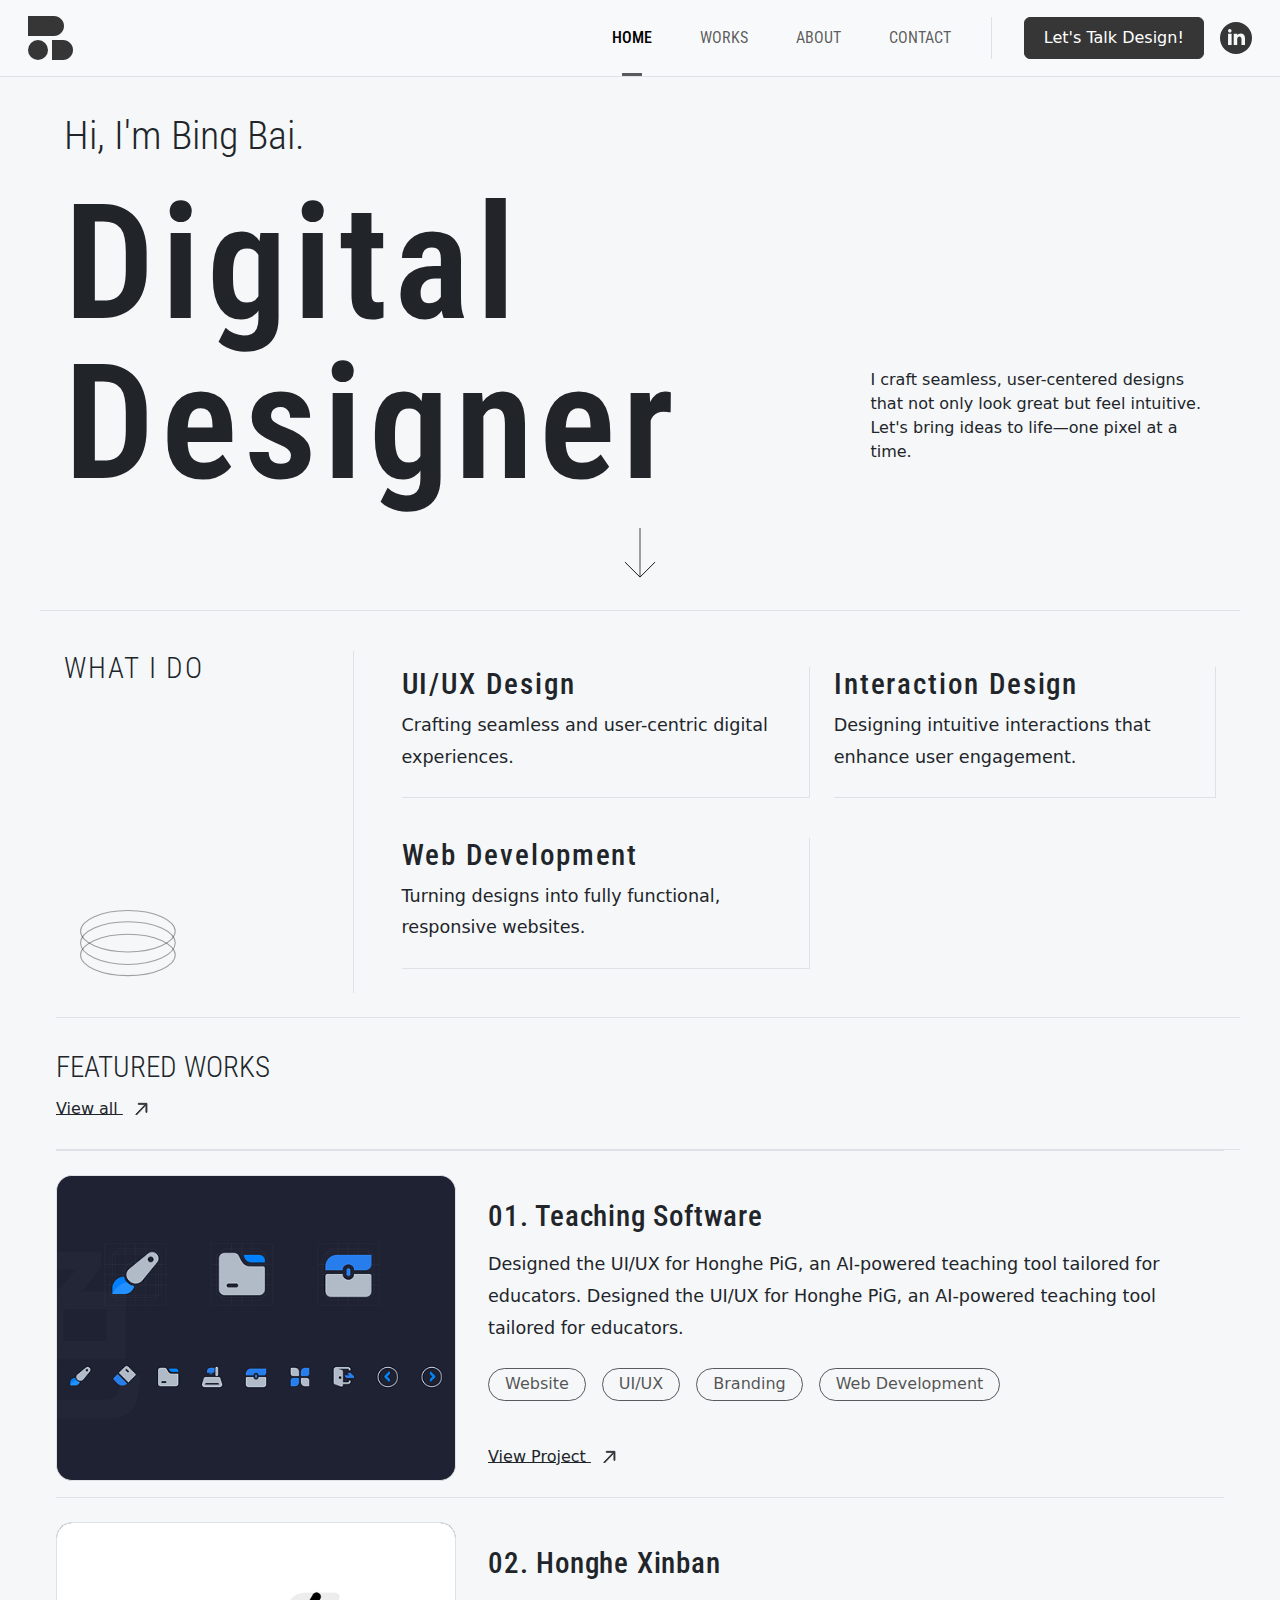
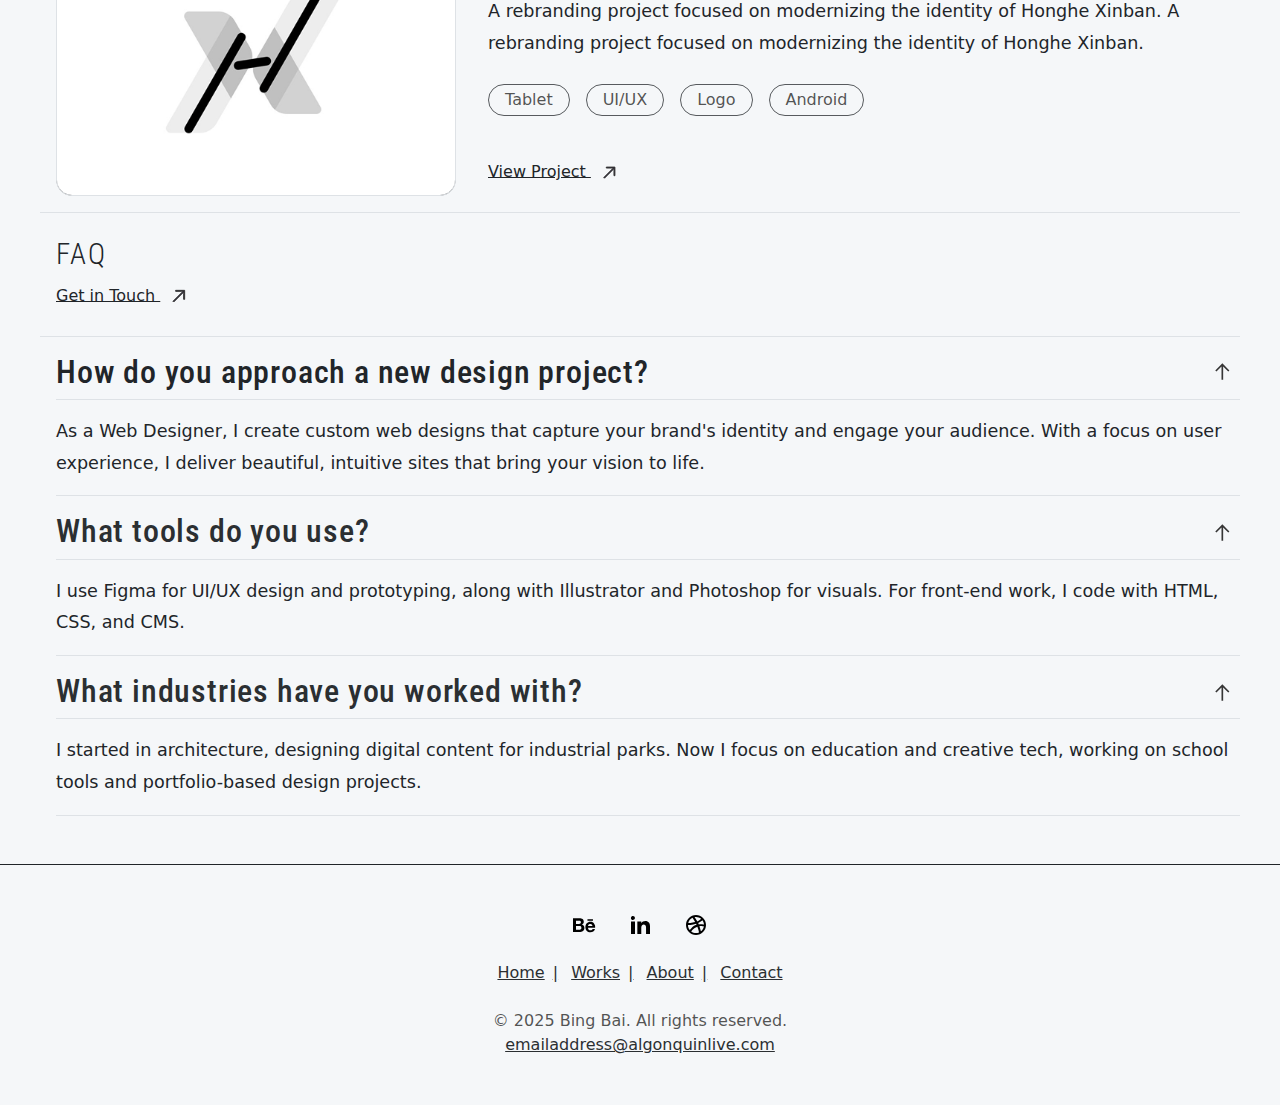
<file: index.html>
<!doctype html>
<html lang="en">

<head>
  <meta charset="utf-8">
  <meta name="viewport" content="width=device-width, initial-scale=1">
  <!-- reset link -->
  <link rel="stylesheet" href="./css/reset.css">
  <!-- google font -->
  <link rel="preconnect" href="https://fonts.googleapis.com">
  <link rel="preconnect" href="https://fonts.gstatic.com" crossorigin>
  <link
    href="https://fonts.googleapis.com/css2?family=DM+Serif+Display&family=Gilda+Display&family=Libre+Baskerville:ital,wght@0,400;0,700;1,400&family=Open+Sans:ital,wght@0,300..800;1,300..800&family=Roboto+Condensed:ital,wght@0,100..900;1,100..900&family=Roboto:ital,wght@0,100;0,300;0,400;0,500;0,700;0,900;1,100;1,300;1,400;1,500;1,700;1,900&family=Rubik+Glitch&family=Titan+One&family=Ubuntu:ital,wght@0,300;0,400;0,500;0,700;1,300;1,400;1,500;1,700&display=swap"
    rel="stylesheet">
  <!-- bootstrap css link -->
  <link href="https://cdn.jsdelivr.net/npm/bootstrap@5.3.3/dist/css/bootstrap.min.css" rel="stylesheet"
    integrity="sha384-QWTKZyjpPEjISv5WaRU9OFeRpok6YctnYmDr5pNlyT2bRjXh0JMhjY6hW+ALEwIH" crossorigin="anonymous">
    <!-- custom css link -->
  <link rel="stylesheet" href="./css/main.css">
  <title>Home</title>
</head>

<body>
  <!-- adding skip links -->
  <div class="skip_link_container">
    <ul role="list" class="skip_links">
      <li><a role="link" href="#navbar">Skip to navbar</a></li>
      <li><a role="link" href="#main">Skip to main</a></li>
      <li><a role="link" href="#WhatIDo">Skip to What I Do</a></li>
      <li><a role="link" href="#featured_works">Skip to Featured Works</a></li>
      <li><a role="link" href="#FAQ">Skip to the FAQ</a></li>
    </ul>
  </div>
  <header>
    <nav role="navigation" class="navbar navbar-expand-lg bg-body-tertiary border-bottom" id="navbar">
      <div class="container-fluid">
        <!-- logo -->
        <div class="logo_container ms-2 p-2">
          <a role="link" class="navbar-logo" href="index.html">
            <img src="./images/logo.svg" alt="Logo">
          </a>
        </div>
        <!-- nav list -->
        <div class="collapse navbar-collapse" id="navbarNavAltMarkup">
          <!-- nav content -->
          <div class="navbar-nav fw-normal">
            <a role="link" class="nav-link active fw-medium" aria-current="page" href="index.html">HOME</a>
            <a role="link" class="nav-link" href="works.html">WORKS</a>
            <a role="link" class="nav-link" href="about.html">ABOUT</a>
            <a role="link" class="nav-link" href="contact.html">CONTACT</a>
          </div>
        </div>
        <!-- Hamburger -->
        <div class="hamburger me-3">
          <img src="./images/mobile_menu.svg" alt="mobile_menu">
        </div>
        <!-- mobile menu -->
        <div role="list" class="mobile_menu">
          <ul>
            <li role="listitem" class="border-bottom py-3">
              <a role="link" class="text-decoration-none text-dark" href="index.html">Home
                <img class="pe-4" src="./images/arrow-upright.svg" alt="arrow-upright"></a>
            </li>
            <li role="listitem" class="border-bottom py-3">
              <a role="link" class="text-decoration-none text-dark" href="works.html">Works
                <img class="pe-4" src="./images/arrow-upright.svg" alt="arrow-upright"></a>
            </li>
            <li role="listitem" class="border-bottom py-3">
              <a role="link" class="text-decoration-none text-dark" href="about.html">About
                <img class="pe-4" src="./images/arrow-upright.svg" alt="arrow-upright"></a>
            </li>
            <li role="listitem" class="border-bottom py-3">
              <a role="link" class="text-decoration-none text-dark" href="contact.html">Contact
                <img class="pe-4" src="./images/arrow-upright.svg" alt="arrow-upright"></a>
            </li>
          </ul>
          <div class="contact_info my-5">
            <a role="link" class="btn btn-primary mb-3" href="contact.html">Let's Talk Design!</a>
            <p class="">bai00038@algonquinlive.com</p>
          </div>
        </div>

        <!-- content on the right -->
        <div class="header_right_container border-start">
          <a role="link" class="btn btn-primary" href="contact.html">Let's Talk Design!</a>
          <a role="link" class="nav-link px-3" target="_blank" href="https://www.linkedin.com/in/wsbaibing/">
            <img src="./images/LinkedIn.svg" alt="LinkedIn">
          </a>
        </div>
      </div>
    </nav>
  </header>

  <main role="main" id="main">
    <!-- banner -->
    <div class="banner_container border-bottom">
      <!-- text content of banner -->
      <div class="text_content p-4">
        <!-- headings -->
        <div class="headings">
          <h1 role="heading" class="fw-light text-secondary mt-4 mb-4">Hi, I'm Bing Bai.</h1>
          <!-- introduction -->
          <div class="introduction_container">
            <h2 role="heading" class="fw-semibold text-secondary">Digital</h2>
            <h2 role="heading" class="fw-semibold text-secondary">Designer</h2>
          </div>
        </div>
        <p class="fw-light py-4 description text-secondary">I craft seamless, user-centered designs that not
          only look great but feel intuitive. Let's bring ideas to life—one pixel at a time.</p>
      </div>
      <!-- motion icon -->
      <div class="arrow_container">
        <img src="./images/arrow-down.svg" alt="motion_arrow">
      </div>
    </div>
    <!-- What I Do -->
    <div class="WhatIDo" id="WhatIDo">
      <!-- WhatIDo title -->
      <div class="title">
        <h3 role="heading" class="fw-light text-start text-secondary text-uppercase">What I Do</h3>
        <img src="./images/three_circles.svg" alt="decoration">
      </div>
      <!-- WhatIDo content -->
      <div class="WhatIDo_content">
        <!-- UI/UX -->
        <div class="WhatIDo_item UI_UX">
          <h3 role="heading" class="text-start fw-medium text-secondary">UI/UX Design</h3>
          <p class="text-start pt-2 pb-2 pe-2">Crafting seamless and user-centric digital experiences.</p>
        </div>
        <!-- Interaction Design -->
        <div class="WhatIDo_item Interaction">
          <h3 role="heading" class="text-start fw-medium text-secondary">Interaction Design</h3>
          <p class="text-start pt-2 pb-2 pe-2">Designing intuitive interactions that enhance user engagement.</p>
        </div>
        <!-- Web Development -->
        <div class="WhatIDo_item Web">
          <h3 role="heading" class="text-start fw-medium text-secondary">Web Development</h3>
          <p class="text-start pt-2 pb-2 pe-2">Turning designs into fully functional, responsive websites.</p>
        </div>
      </div>
    </div>
    <!-- featured works -->
    <div class="featured_works ms-3" id="featured_works">
      <!-- featured works title -->
      <div class="title mt-4">
        <h3 role="heading" class="fw-light text-start text-secondary text-uppercase">Featured Works</h3>
        <div class="btn_link pt-2 pb-4">
          <a role="link" class="text-secondary me-1" href="works.html">View all
            <img src="./images/arrow-upright.svg" alt="arrow-upright"></a>
        </div>
      </div>
      <!-- project list -->
      <div class="project_list">
        <!-- project-1 -->
        <div class="project_item item_1 pt-4 pb-3 me-3">
          <div class="cover_container">
            <img class="project_cover " src="./images/project-1.png" alt="01. teaching software">
          </div>
          <div class="text_content">
            <h3 role="heading" class="mt-4 mb-3">01. Teaching Software</h3>
            <p class="mb-4">Designed the UI/UX for Honghe PiG, an AI-powered teaching tool tailored for educators.
              Designed the UI/UX for Honghe PiG, an AI-powered teaching tool tailored for educators.</p>
            <div class="tag">
              <span class="tag_item">Website</span>
              <span class="tag_item">UI/UX</span>
              <span class="tag_item">Branding</span>
              <span class="tag_item">Web Development</span>
            </div>
            <div class="btn_link pt-3 pb-2">
              <a role="link" class="text-secondary" href="coming_soon.html">View Project
                <img src="./images/arrow-upright.svg" alt="arrow-upright"></a>
            </div>
          </div>
        </div>
        <!-- project-2 -->
        <div class="project_item item_2 pt-4 pb-3 me-3">
          <div class="cover_container">
            <img class="project_cover " src="./images/project-2.png" alt="01. teaching software">
          </div>
          <div class="text_content">
            <h3 role="heading" class="mt-4 mb-3">02. Honghe Xinban</h3>
            <p class="mb-4">A rebranding project focused on modernizing the identity of Honghe Xinban. A rebranding
              project focused on modernizing the identity of Honghe Xinban.</p>
            <div class="tag">
              <span class="tag_item">Tablet</span>
              <span class="tag_item">UI/UX</span>
              <span class="tag_item">Logo</span>
              <span class="tag_item">Android</span>
            </div>
            <div class="btn_link pt-3 pb-2">
              <a role="link" class="text-secondary" href="coming_soon.html">View Project
                <img src="./images/arrow-upright.svg" alt="arrow-upright"></a>
            </div>
          </div>
        </div>
      </div>
    </div>
    <!-- FAQ -->
    <div class="FAQ_container text-center border-top" id="FAQ">
      <!-- FAQ title -->
      <div class="title border-bottom pt-4">
        <h3 role="heading" class="fw-light text-start text-secondary ms-3">FAQ</h3>
        <div class="btn_link pt-2 pb-4">
          <a role="link" class="text-secondary me-1 ps-3" href="contact.html">Get in Touch
            <img src="./images/arrow-upright.svg" alt="arrow-upright"></a>
        </div>
      </div>
      <!-- Question List -->
      <div class="border-bottom ms-3">
        <!-- question 1 -->
        <div class="general_list border-bottom pb-2 pt-3 pe-2">
          <h4 role="heading" class="text-start fw-medium text-secondary">How do you approach a new design project?</h4>
          <img src="./images/arrow-up.svg" alt="arrow-up">
        </div>
        <p class="pt-3 text-start">As a Web Designer, I create custom web designs that capture your brand's identity
          and engage your audience. With a focus on user experience, I deliver beautiful, intuitive sites that bring
          your vision to life.</p>
      </div>
      <!-- question 2 -->
      <div class="border-bottom ms-3">
        <div class="general_list border-bottom pb-2 pt-3 pe-2">
          <h4 role="heading" class="text-start fw-medium text-secondary-emphasis">What tools do you use?</h4>
          <img class="pt-1 ps-2" src="./images/arrow-up.svg" alt="arrow-up">
        </div>
        <p class="pt-3 text-start">I use Figma for UI/UX design and prototyping, along with Illustrator and Photoshop
          for visuals. For front-end work, I code with HTML, CSS, and CMS.</p>
      </div>

      <!-- question 3 -->
      <div class="border-bottom ms-3">
        <div class="general_list border-bottom pb-2 pt-3 pe-2">
          <h4 role="heading" class="text-start fw-medium text-secondary-emphasis">What industries have you worked with?
          </h4>
          <img class="pt-1 ps-2" src="./images/arrow-up.svg" alt="arrow-up">
        </div>
        <p class="pt-3 text-start">I started in architecture, designing digital content for industrial parks. Now I
          focus on education and creative tech, working on school tools and portfolio-based design projects.</p>
      </div>
    </div>
  </main>
  <!-- footer -->
  <footer>
    <div class="footer_container border-secondary border-top mt-5">
      <div class="social_media mt-5">
        <a role="link" href="https://www.behance.net/" target="_blank">
          <img src="./images/footer_behance.svg" alt="behance">
        </a>
        <a role="link" href="https://www.linkedin.com/in/wsbaibing/" target="_blank">
          <img src="./images/footer_linkedin.svg" alt="linkedIn">
        </a>
        <a role="link" href="https://dribbble.com/Ivy_Bai" target="_blank">
          <img src="./images/footer_dribbble.svg" alt="dribbble">
        </a>
      </div>
      <div role="navigation" class="fs-6 footer_nav mt-4">
        <a role="link" class="text-secondary-emphasis text-decoration-underline" href="index.html">Home</a>
        <a role="link" class="text-secondary-emphasis text-decoration-underline" href="works.html">Works</a>
        <a role="link" class="text-secondary-emphasis text-decoration-underline" href="about.html">About</a>
        <a role="link" class="text-secondary-emphasis text-decoration-underline" href="contact.html">Contact</a>
      </div>
      <div class="copyright mt-4">
        <span>&copy; 2025 Bing Bai. All rights reserved.</span>
      </div>
      <div class="email_address mb-5">
        <a role="link" class="text-secondary-emphasis" href="gmail.com">emailaddress@algonquinlive.com</a>
      </div>
    </div>
  </footer>
  <!-- bootstrap js link -->
  <script src="https://cdn.jsdelivr.net/npm/bootstrap@5.3.3/dist/js/bootstrap.bundle.min.js"
    integrity="sha384-YvpcrYf0tY3lHB60NNkmXc5s9fDVZLESaAA55NDzOxhy9GkcIdslK1eN7N6jIeHz"
    crossorigin="anonymous"></script>
  <script src="./js/main.js"></script>
</body>

</html>
</file>
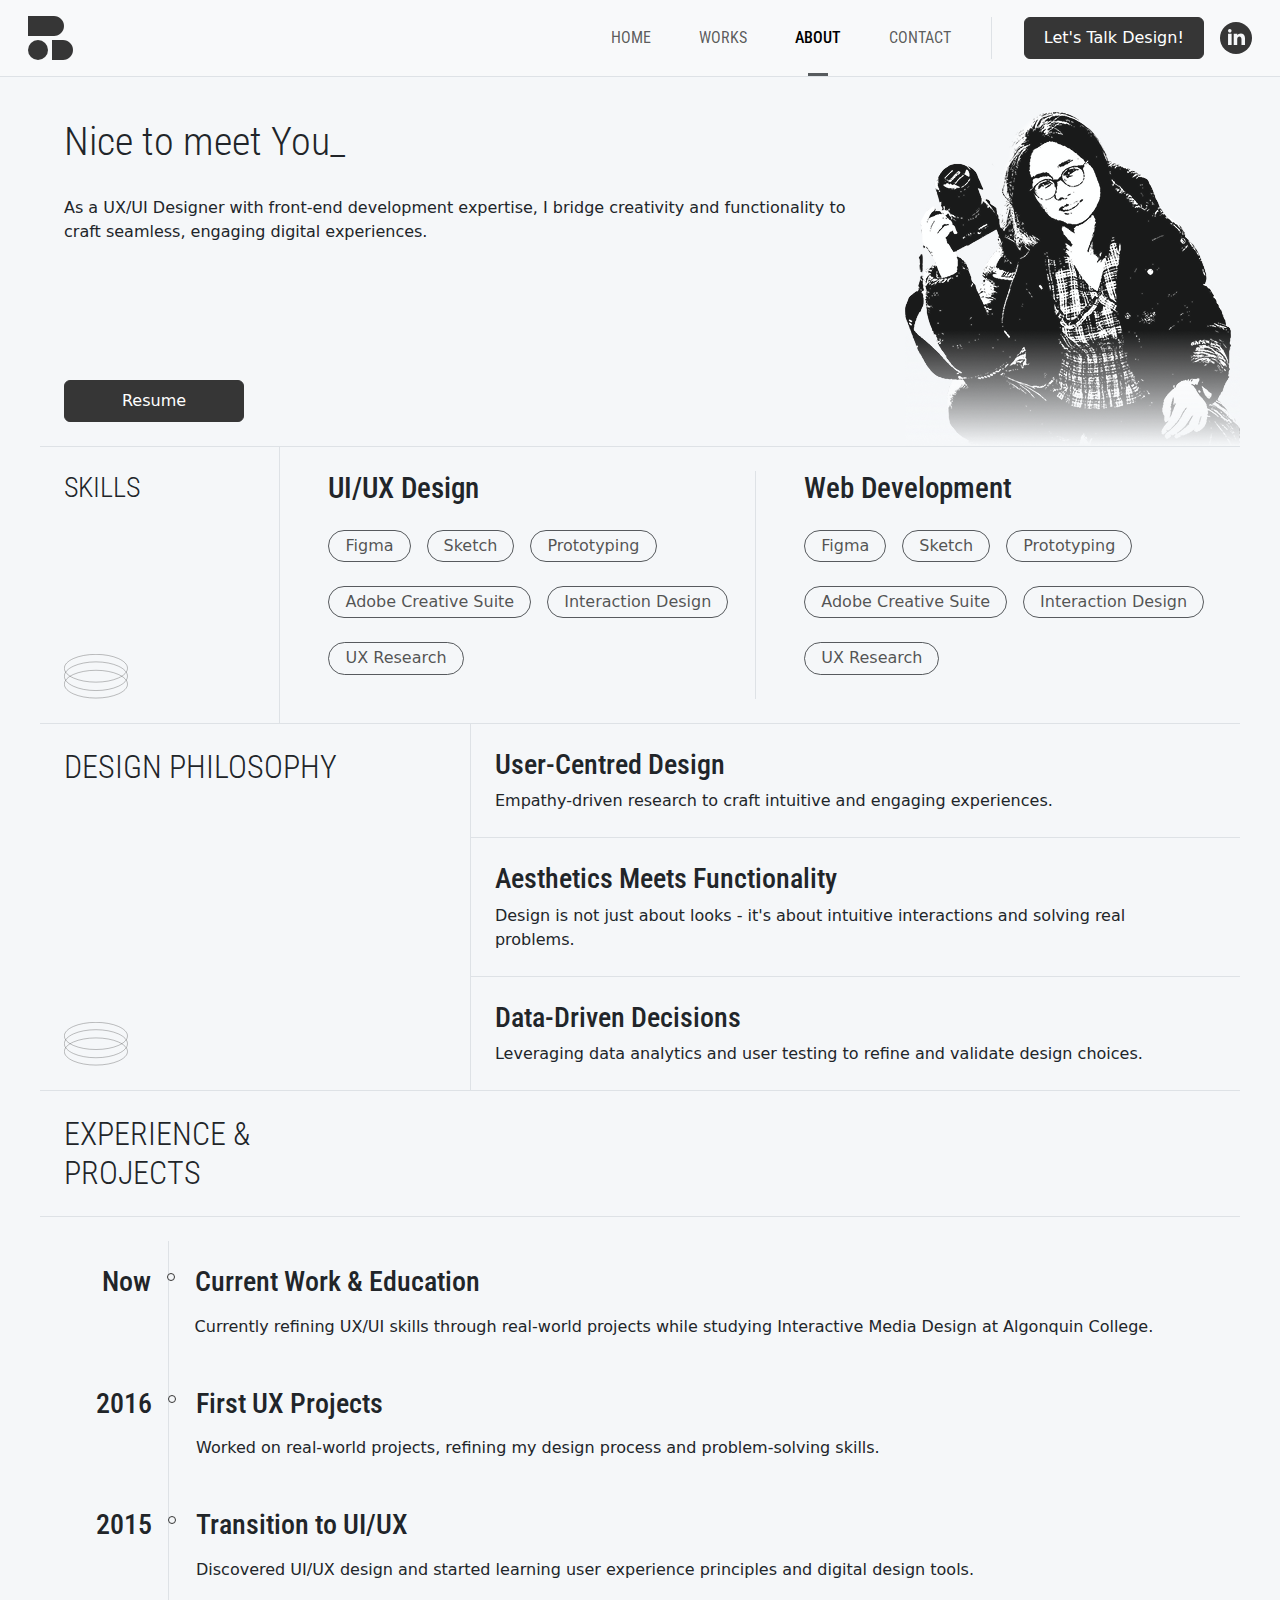
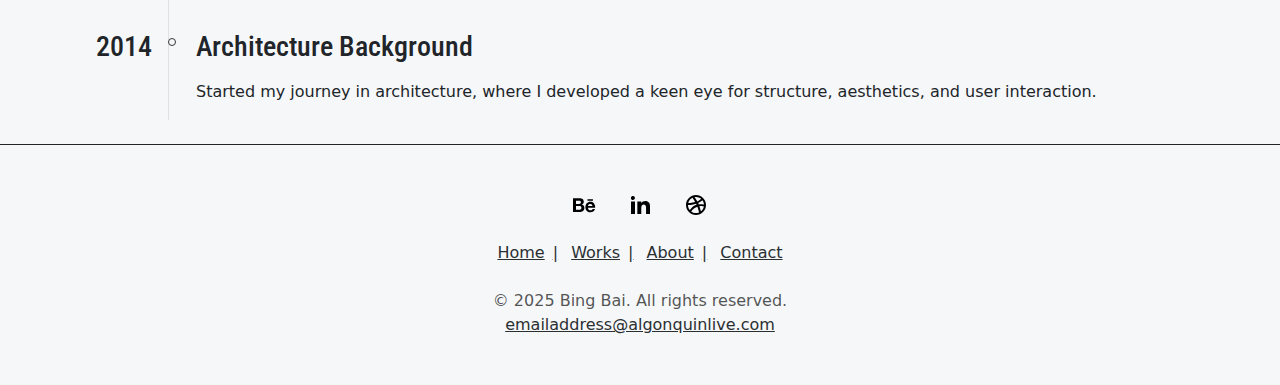
<file: about.html>
<!doctype html>
<html lang="en">

<head>
    <meta charset="utf-8">
    <meta name="viewport" content="width=device-width, initial-scale=1">
    <!-- reset link -->
    <link rel="stylesheet" href="./css/reset.css">
    <!-- google font -->
    <link rel="preconnect" href="https://fonts.googleapis.com">
    <link rel="preconnect" href="https://fonts.gstatic.com" crossorigin>
    <link
        href="https://fonts.googleapis.com/css2?family=DM+Serif+Display&family=Gilda+Display&family=Libre+Baskerville:ital,wght@0,400;0,700;1,400&family=Open+Sans:ital,wght@0,300..800;1,300..800&family=Roboto+Condensed:ital,wght@0,100..900;1,100..900&family=Roboto:ital,wght@0,100;0,300;0,400;0,500;0,700;0,900;1,100;1,300;1,400;1,500;1,700;1,900&family=Rubik+Glitch&family=Titan+One&family=Ubuntu:ital,wght@0,300;0,400;0,500;0,700;1,300;1,400;1,500;1,700&display=swap"
        rel="stylesheet">
    <!-- bootstrap css link -->
    <link href="https://cdn.jsdelivr.net/npm/bootstrap@5.3.3/dist/css/bootstrap.min.css" rel="stylesheet"
        integrity="sha384-QWTKZyjpPEjISv5WaRU9OFeRpok6YctnYmDr5pNlyT2bRjXh0JMhjY6hW+ALEwIH" crossorigin="anonymous">
    <!-- custom css link -->
    <link rel="stylesheet" href="./css/main.css">
    <title>About</title>
</head>

<body>
    <!-- adding skip links -->
    <div class="skip_link_container">
        <ul role="list" class="skip_links">
            <li><a role="link" href="#main">Skip to main</a></li>
            <li><a role="link" href="#resume">Skip to resume</a></li>
            <li><a role="link" href="#skills">Skip to skills</a></li>
            <li><a role="link" href="#design_philosophy">Skip to design philosophy</a></li>
            <li><a role="link" href="#expeirnce">Skip to the expeirnce and projects</a></li>
        </ul>
    </div>
    <header>
        <nav role="navigation" class="navbar navbar-expand-lg bg-body-tertiary border-bottom">
            <div class=" container-fluid">
                <!-- logo -->
                <div class="logo_container ms-2 p-2">
                    <a role="link" class="navbar-logo" href="index.html">
                        <img src="./images/logo.svg" alt="Logo">
                    </a>
                </div>
                <!-- nav list -->
                <div class="collapse navbar-collapse" id="navbarNavAltMarkup">
                    <!-- nav content -->
                    <div class="navbar-nav fw-normal">
                        <a role="link" class="nav-link" aria-current="page" href="index.html">HOME</a>
                        <a role="link" class="nav-link" href="works.html">WORKS</a>
                        <a role="link" class="nav-link active fw-medium" href="about.html">ABOUT</a>
                        <a role="link" class="nav-link" href="contact.html">CONTACT</a>
                    </div>
                </div>
                <!-- Hamburger -->
                <div class="hamburger me-2">
                    <img src="./images/mobile_menu.svg" alt="mobile_menu">
                </div>
                <!-- mobile menu -->
                <div role="list" class="mobile_menu">
                    <ul>
                        <li role="listitem" class="border-bottom py-3">
                            <a role="link" class="text-decoration-none text-dark" href="index.html">Home
                                <img class="pe-4" src="./images/arrow-upright.svg" alt="arrow-upright"></a>
                        </li>
                        <li role="listitem" class="border-bottom py-3">
                            <a role="link" class="text-decoration-none text-dark" href="works.html">Works
                                <img class="pe-4" src="./images/arrow-upright.svg" alt="arrow-upright"></a>
                        </li>
                        <li role="listitem" class="border-bottom py-3">
                            <a role="link" class="text-decoration-none text-dark" href="about.html">About
                                <img class="pe-4" src="./images/arrow-upright.svg" alt="arrow-upright"></a>
                        </li>
                        <li role="listitem" class="border-bottom py-3">
                            <a role="link" class="text-decoration-none text-dark" href="contact.html">Contact
                                <img class="pe-4" src="./images/arrow-upright.svg" alt="arrow-upright"></a>
                        </li>
                    </ul>
                    <div class="contact_info my-5">
                        <a role="link" class="btn btn-primary mb-3" href="contact.html">Let's Talk Design!</a>
                        <p class="">bai00038@algonquinlive.com</p>
                    </div>
                </div>
                <!-- content on the right -->
                <div class="header_right_container border-start">
                    <a role="link" class="btn btn-primary" href="contact.html">Let's Talk Design!</a>
                    <a role="link" class="nav-link px-3" target="_blank" href="https://www.linkedin.com/in/wsbaibing/">
                        <img src="./images/LinkedIn.svg" alt="LinkedIn">
                    </a>
                </div>
            </div>
        </nav>
    </header>
    <main role="main" id="main">
        <!-- about banner -->
        <div class="banner border-bottom">
            <div class="banner_content ms-4">
                <div class="text_content">
                    <h1 role="heading" class="fw-light text-secondary mt-5 mb-4 lh-base">Nice to meet You_</h1>
                    <p>As a UX/UI Designer with front-end development expertise, I bridge creativity and functionality
                        to craft seamless, engaging digital experiences.</p>
                    <a role="link" id="resume" class="btn btn-primary resume_btn mb-4 px-5" target="_blank"
                        href="https://1drv.ms/b/s!Al-oLerpKjwfkJdmjzPVYbqUj50h9A?e=cT2j38">Resume</a>
                </div>
                <!-- portrait -->
                <picture class="ms-3 mt-2">
                    <source srcset="./images/portrait_tablet.png" media="(max-width: 576px)" />
                    <source srcset="./images/portrait_tablet.png" media="(min-width: 576px) and (max-width: 992px)" />
                    <source srcset="./images/portrait_desktop.png" media="(min-width: 992px)" />
                    <img src="./images/portrait_mobile.png" alt="portrait">
                </picture>
            </div>
        </div>
        <!-- skills -->
        <div class="skills" id="skills">
            <!-- skills title -->
            <div class="title pt-4">
                <h3 role="heading" class="fw-light text-start text-secondary text-uppercase ms-4">Skills</h3>
                <img class="mt-3 mb-4 ms-4" src="./images/three_circles.svg" alt="decoration">
            </div>

            <div class="skills_content">
                <!-- UI/UX -->
                <div class="content_1 ms-5 mt-4 mb-4">
                    <h2 role="heading">UI/UX Design</h2>
                    <div class="tag pt-4">
                        <span class="tag_item">Figma</span>
                        <span class="tag_item">Sketch</span>
                        <span class="tag_item">Prototyping</span>
                        <span class="tag_item">Adobe Creative Suite</span>
                        <span class="tag_item">Interaction Design</span>
                        <span class="tag_item">UX Research</span>
                    </div>
                </div>
                <!-- Web Development -->
                <div class="content_2 ms-5 mt-4">
                    <h2 role="heading">Web Development</h2>
                    <div class="tag pt-4">
                        <span class="tag_item">Figma</span>
                        <span class="tag_item">Sketch</span>
                        <span class="tag_item">Prototyping</span>
                        <span class="tag_item">Adobe Creative Suite</span>
                        <span class="tag_item">Interaction Design</span>
                        <span class="tag_item">UX Research</span>
                    </div>
                </div>
            </div>
        </div>
        <!-- design philosophy -->
        <!-- design philosophy title -->
        <div id="design_philosophy" class="design_philosophy border-top">
            <div class="title">
                <h2 role="heading" class="fw-light text-start text-secondary text-uppercase ms-4 mb-4 mt-4">design
                    philosophy</h2>
                <img class="mt-3 mb-4 ms-4" src="./images/three_circles.svg" alt="decoration">
            </div>
            <div class="content">
                <!-- User-Centred Design -->
                <div class="design_philosophy_item border-bottom pt-4 px-4">
                    <h3 role="heading" class="text-start fw-medium text-secondary">User-Centred Design</h3>
                    <p class="text-start pt-2 pb-2 pe-2">Empathy-driven research to craft intuitive and engaging
                        experiences.</p>
                </div>
                <div class="design_philosophy_item border-bottom pt-4 px-4">
                    <h3 role="heading" class="text-start fw-medium text-secondary">Aesthetics Meets Functionality</h3>
                    <p class="text-start pt-2 pb-2 pe-2">Design is not just about looks - it's about intuitive
                        interactions
                        and solving real problems.</p>
                </div>
                <div class="design_philosophy_item pt-4 px-4">
                    <h3 role="heading" class="text-start fw-medium text-secondary">Data-Driven Decisions</h3>
                    <p class="text-start pt-2 pb-2 pe-2">Leveraging data analytics and user testing to refine and
                        validate
                        design choices.</p>
                </div>
            </div>
        </div>
        <!-- experience & projects -->
        <div id="expeirnce" class="timeline border-top">
            <!-- title -->
            <div class="title mt-4">
                <h2 role="heading" class="fw-light text-start text-secondary text-uppercase ms-4">Experience &</h2>
                <h2 role="heading" class="fw-light text-start text-secondary text-uppercase ms-4 mb-4">Projects</h2>
            </div>
            <div class="timeline_content mt-4 mx-4 mb-4">
                <!-- now -->
                <div class="timeline_list pt-4">
                    <h3 role="heading" class="now text-end">Now</h3>
                    <svg width="12" height="12" viewBox="0 0 12 12" fill="none">
                        <circle cx="4" cy="4" r="3.5" fill="#F5F7F9" stroke="#363636" />
                    </svg>
                    <div>
                        <h3 role="heading" class="mb-3">Current Work & Education</h3>
                        <p>Currently refining UX/UI skills through real-world projects while studying Interactive Media
                            Design at Algonquin College.</p>
                    </div>
                </div>
                <!-- 2016 -->
                <div class="timeline_list">
                    <h3 role="heading" class="text-end">2016</h3>
                    <svg width="12" height="12" viewBox="0 0 12 12" fill="none">
                        <circle cx="4" cy="4" r="3.5" fill="#F5F7F9" stroke="#363636" />
                    </svg>
                    <div>
                        <h3 role="heading" class="mb-3">First UX Projects</h3>
                        <p>Worked on real-world projects, refining my design process and problem-solving skills.</p>
                    </div>
                </div>
                <div class="timeline_list">
                    <h3 role="heading" class="text-end">2015</h3>
                    <svg width="12" height="12" viewBox="0 0 12 12" fill="none">
                        <circle cx="4" cy="4" r="3.5" fill="#F5F7F9" stroke="#363636" />
                    </svg>
                    <div>
                        <h3 role="heading" class="mb-3">Transition to UI/UX</h3>
                        <p>Discovered UI/UX design and started learning user experience principles and digital design
                            tools.</p>
                    </div>
                </div>
                <div class="timeline_list">
                    <h3 role="heading" class="text-end">2014</h3>
                    <svg width="12" height="12" viewBox="0 0 12 12" fill="none">
                        <circle cx="4" cy="4" r="3.5" fill="#F5F7F9" stroke="#363636" />
                    </svg>
                    <div>
                        <h3 role="heading" class="mb-3">Architecture Background</h3>
                        <p>Started my journey in architecture, where I developed a keen eye for structure, aesthetics,
                            and user interaction.</p>
                    </div>
                </div>
            </div>
        </div>
    </main>
    <!-- footer -->
    <footer>
        <div class="footer_container border-top border-secondary">
            <div class="social_media mt-5">
                <a role="link" href="https://www.behance.net/" target="_blank">
                    <img src="./images/footer_behance.svg" alt="behance">
                </a>
                <a role="link" href="https://www.linkedin.com/in/wsbaibing/" target="_blank">
                    <img src="./images/footer_linkedin.svg" alt="linkedIn">
                </a>
                <a role="link" href="https://dribbble.com/Ivy_Bai" target="_blank">
                    <img src="./images/footer_dribbble.svg" alt="dribbble">
                </a>
            </div>
            <div role="navigation" class="fs-6 footer_nav mt-4">
                <a role="link" class="text-secondary-emphasis text-decoration-underline" href="index.html">Home</a>
                <a role="link" class="text-secondary-emphasis text-decoration-underline" href="works.html">Works</a>
                <a role="link" class="text-secondary-emphasis text-decoration-underline" href="about.html">About</a>
                <a role="link" class="text-secondary-emphasis text-decoration-underline" href="contact.html">Contact</a>
            </div>
            <div class="copyright mt-4">
                <span>&copy; 2025 Bing Bai. All rights reserved.</span>
            </div>
            <div class="email_address mb-5">
                <a role="link" class="text-secondary-emphasis" href="gmail.com">emailaddress@algonquinlive.com</a>
            </div>
        </div>
    </footer>
    <!-- bootstrap js link -->
    <script src="https://cdn.jsdelivr.net/npm/bootstrap@5.3.3/dist/js/bootstrap.bundle.min.js"
        integrity="sha384-YvpcrYf0tY3lHB60NNkmXc5s9fDVZLESaAA55NDzOxhy9GkcIdslK1eN7N6jIeHz"
        crossorigin="anonymous"></script>
    <script src="./js/main.js"></script>
</body>

</html>
</file>
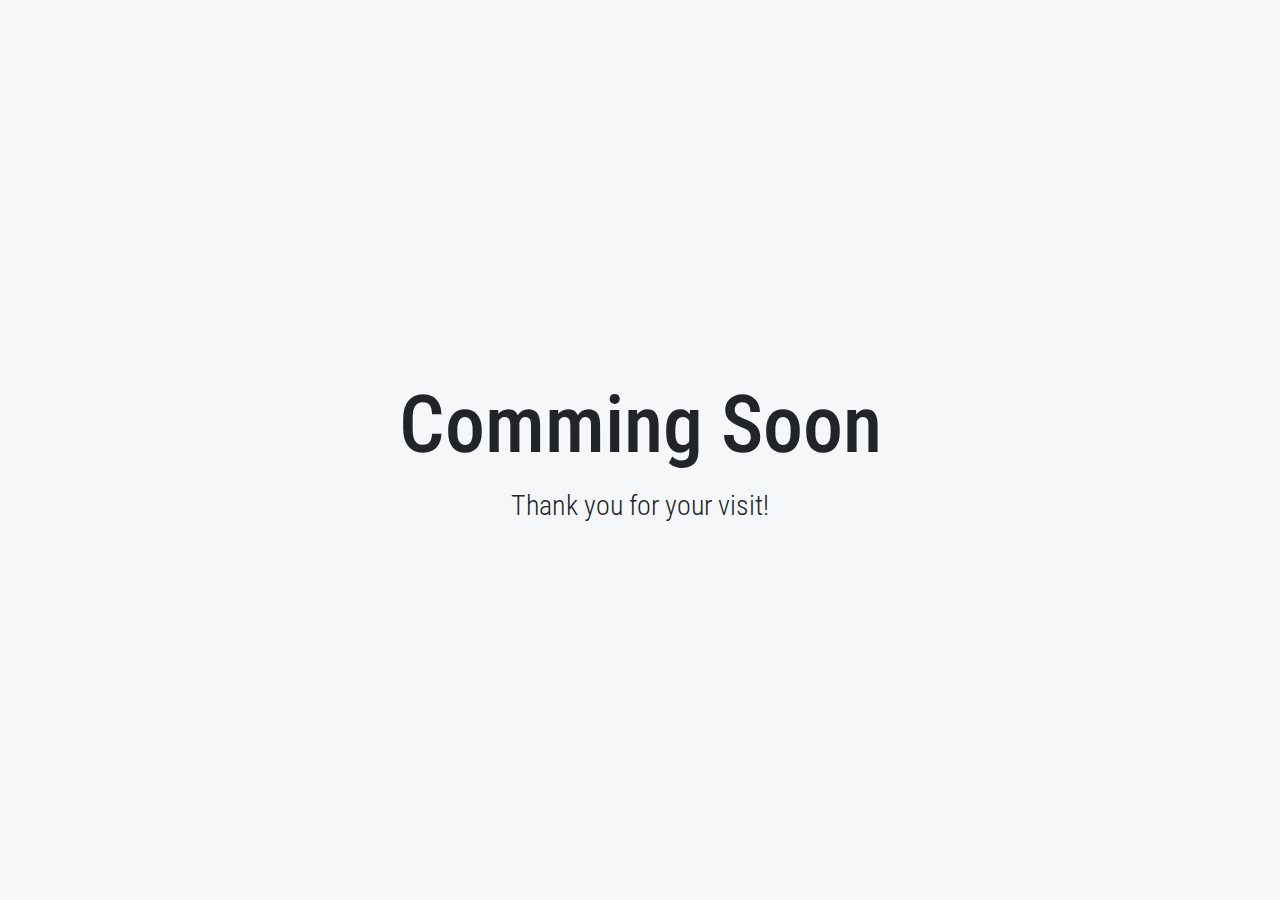
<file: coming_soon.html>
<!DOCTYPE html>
<html lang="en">
<head>
    <meta charset="UTF-8">
    <meta name="viewport" content="width=device-width, initial-scale=1.0">
    <!-- reset link -->
  <link rel="stylesheet" href="./css/reset.css">
  <!-- google font -->
  <link rel="preconnect" href="https://fonts.googleapis.com">
  <link rel="preconnect" href="https://fonts.gstatic.com" crossorigin>
  <link
    href="https://fonts.googleapis.com/css2?family=DM+Serif+Display&family=Gilda+Display&family=Libre+Baskerville:ital,wght@0,400;0,700;1,400&family=Open+Sans:ital,wght@0,300..800;1,300..800&family=Roboto+Condensed:ital,wght@0,100..900;1,100..900&family=Roboto:ital,wght@0,100;0,300;0,400;0,500;0,700;0,900;1,100;1,300;1,400;1,500;1,700;1,900&family=Rubik+Glitch&family=Titan+One&family=Ubuntu:ital,wght@0,300;0,400;0,500;0,700;1,300;1,400;1,500;1,700&display=swap"
    rel="stylesheet">
  <!-- bootstrap css link -->
  <link href="https://cdn.jsdelivr.net/npm/bootstrap@5.3.3/dist/css/bootstrap.min.css" rel="stylesheet"
    integrity="sha384-QWTKZyjpPEjISv5WaRU9OFeRpok6YctnYmDr5pNlyT2bRjXh0JMhjY6hW+ALEwIH" crossorigin="anonymous">
    <!-- Animate css link -->
    <link
    rel="stylesheet"
    href="https://cdnjs.cloudflare.com/ajax/libs/animate.css/4.1.1/animate.min.css"
  />
  <!-- custom css link -->
  <link rel="stylesheet" href="./css/main.css">
    <title>Coming soon</title>
</head>
<body  class="position-absolute top-50 start-50 translate-middle">
<h1 class="display-1 text-capitalize fw-medium animate__animated animate__swing" >Comming soon</h1>
<h2 class="fs-3 fw-light text-center mt-3">Thank you for your visit!</h2>
</body>
</html>
</file>
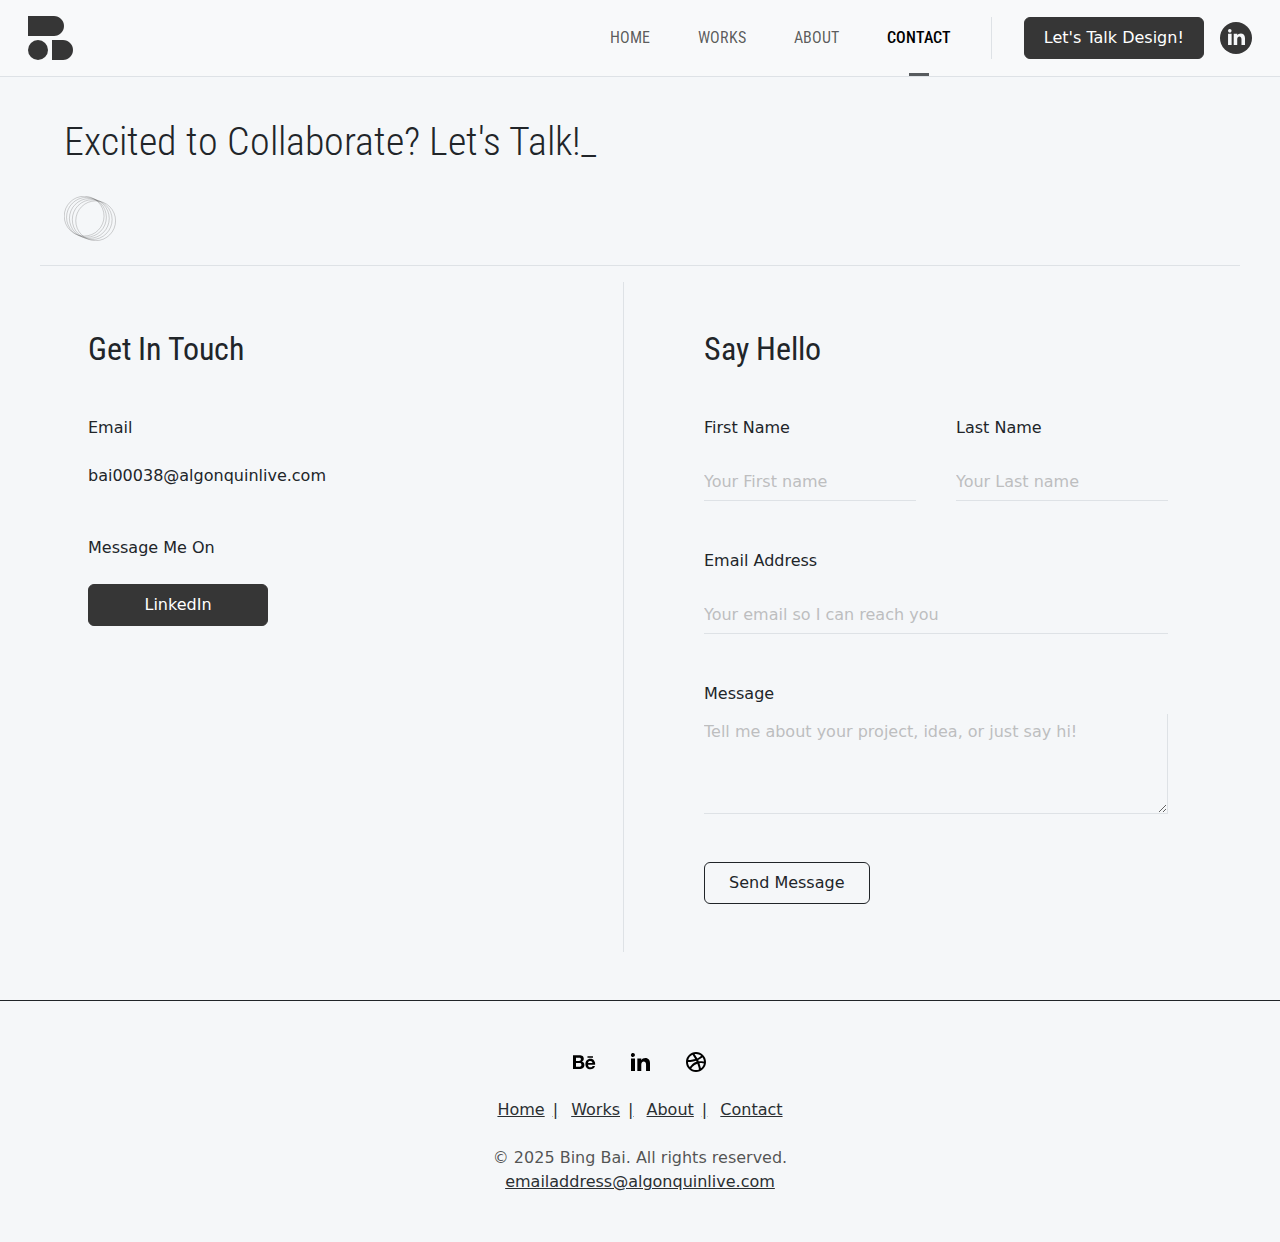
<file: contact.html>
<!doctype html>
<html lang="en">

<head>
    <meta charset="utf-8">
    <meta name="viewport" content="width=device-width, initial-scale=1">
    <!-- reset link -->
    <link rel="stylesheet" href="./css/reset.css">
    <!-- google font -->
    <link rel="preconnect" href="https://fonts.googleapis.com">
    <link rel="preconnect" href="https://fonts.gstatic.com" crossorigin>
    <link
        href="https://fonts.googleapis.com/css2?family=DM+Serif+Display&family=Gilda+Display&family=Libre+Baskerville:ital,wght@0,400;0,700;1,400&family=Open+Sans:ital,wght@0,300..800;1,300..800&family=Roboto+Condensed:ital,wght@0,100..900;1,100..900&family=Roboto:ital,wght@0,100;0,300;0,400;0,500;0,700;0,900;1,100;1,300;1,400;1,500;1,700;1,900&family=Rubik+Glitch&family=Titan+One&family=Ubuntu:ital,wght@0,300;0,400;0,500;0,700;1,300;1,400;1,500;1,700&display=swap"
        rel="stylesheet">
    <!-- bootstrap css link -->
    <link href="https://cdn.jsdelivr.net/npm/bootstrap@5.3.3/dist/css/bootstrap.min.css" rel="stylesheet"
        integrity="sha384-QWTKZyjpPEjISv5WaRU9OFeRpok6YctnYmDr5pNlyT2bRjXh0JMhjY6hW+ALEwIH" crossorigin="anonymous">
    <!-- custom css link -->
    <link rel="stylesheet" href="./css/main.css">
    <title>Contact</title>
</head>

<body>
    <!-- adding skip links -->
    <div class="skip_link_container">
        <ul role="list" class="skip_links">
            <li><a role="link" href="#main">Skip to main</a></li>
            <li><a role="link" href="#get_in_touch">Skip to get in touch</a></li>
            <li><a role="link" href="#say_hello">Skip to say hello</a></li>
        </ul>
    </div>
    <header>
        <nav role="navigation" class="navbar navbar-expand-lg bg-body-tertiary border-bottom" id="navbar">
          <div class="container-fluid">
            <!-- logo -->
            <div class="logo_container ms-2 p-2">
              <a role="link" class="navbar-logo" href="index.html">
                <img src="./images/logo.svg" alt="Logo">
              </a>
            </div>
            <!-- nav list -->
            <div class="collapse navbar-collapse" id="navbarNavAltMarkup">
              <!-- nav content -->
              <div class="navbar-nav fw-normal">
                <a role="link" class="nav-link" aria-current="page" href="index.html">HOME</a>
                <a role="link" class="nav-link" href="works.html">WORKS</a>
                <a role="link" class="nav-link" href="about.html">ABOUT</a>
                <a role="link" class="nav-link active fw-medium" href="contact.html">CONTACT</a>
              </div>
            </div>
            <!-- Hamburger -->
            <div class="hamburger me-3">
              <img src="./images/mobile_menu.svg" alt="mobile_menu">
            </div>
            <!-- mobile menu -->
            <div role="list" class="mobile_menu">
              <ul>
                <li role="listitem" class="border-bottom py-3">
                  <a role="link" class="text-decoration-none text-dark" href="index.html">Home
                    <img class="pe-4" src="./images/arrow-upright.svg" alt="arrow-upright"></a>
                </li>
                <li role="listitem" class="border-bottom py-3">
                  <a role="link" class="text-decoration-none text-dark" href="works.html">Works
                    <img class="pe-4" src="./images/arrow-upright.svg" alt="arrow-upright"></a>
                </li>
                <li role="listitem" class="border-bottom py-3">
                  <a role="link" class="text-decoration-none text-dark" href="about.html">About
                    <img class="pe-4" src="./images/arrow-upright.svg" alt="arrow-upright"></a>
                </li>
                <li role="listitem" class="border-bottom py-3">
                  <a role="link" class="text-decoration-none text-dark" href="contact.html">Contact
                    <img class="pe-4" src="./images/arrow-upright.svg" alt="arrow-upright"></a>
                </li>
              </ul>
              <div class="contact_info my-5">
                <a role="link" class="btn btn-primary mb-3" href="contact.html">Let's Talk Design!</a>
                <p class="">bai00038@algonquinlive.com</p>
              </div>
            </div>
    
            <!-- content on the right -->
            <div class="header_right_container border-start">
              <a role="link" class="btn btn-primary" href="contact.html">Let's Talk Design!</a>
              <a role="link" class="nav-link px-3" target="_blank" href="https://www.linkedin.com/in/wsbaibing/">
                <img src="./images/LinkedIn.svg" alt="LinkedIn">
              </a>
            </div>
          </div>
        </nav>
      </header>
    <main role="main" id="main">
        <!-- contact banner -->
        <div class="banner border-bottom">
            <div class="banner_content ms-4">
                <h1 role="heading" class="fw-light text-secondary mt-5 mb-4 lh-base">Excited to Collaborate? Let's
                    Talk!_</h1>
            </div>
            <img class="pb-4 ms-4" src="./images/three_circles_2.svg" alt="decoration">
        </div>
        <!-- contact content -->
        <div class="contact_content">
            <!-- get in touch -->
            <div class="get_in_touch py-5" id="get_in_touch">
                <h2 role="heading" class="mb-5 fw-normal text-capitalize">Get in touch</h2>
                <div class="mb-5" itemscope itemtype="https://schema.org/Person">
                    <p class="fw-light mb-4 text-secondary" itemprop="email">Email</p>
                    <p class="fw-normal">bai00038@algonquinlive.com</p>
                </div>
                <div class="message_linkedIn mt-4">
                    <p class="fw-light mb-4 text-secondary text-capitalize">Message me on</p>
                    <a role="link" class="btn btn-primary py-2" target="_blank"
                        href="https://www.linkedin.com/in/wsbaibing/">LinkedIn</a>
                </div>
            </div>
            <!-- say hello -->
            <div class="say_hello py-5" id="say_hello">
                <!-- title -->
                <h2 role="heading" class="mb-5 fw-normal text-capitalize">say hello</h2>
                <!-- form content -->
                <form class="form me-4">
                    <!-- name -->
                    <div class="row mb-5">
                        <div class="col me-2">
                            <label for="fname" class="form-label text-capitalize fw-light mb-4 text-secondary">first
                                name</label>
                            <input type="text" class="form-control" placeholder="Your First name"
                                aria-label="First name" id="fname">
                        </div>
                        <div class="col ms-2">
                            <label for="lname" class="form-label text-capitalize fw-light mb-4 text-secondary">last
                                name</label>
                            <input type="text" class="form-control" placeholder="Your Last name" aria-label="Last name"
                                id="lname">
                        </div>
                    </div>
                    <!-- email -->
                    <div class="mb-5">
                        <label for="exampleInputEmail1"
                            class="form-label fw-light mb-4 text-secondary text-capitalize">Email address</label>
                        <input type="email" class="form-control" id="exampleInputEmail1"
                            placeholder="Your email so I can reach you">
                    </div>
                    <!-- message -->
                    <div class="message">
                        <label for="message"
                            class="form-label fw-light mb- text-secondary text-capitalize">message</label>
                        <textarea class="form-control" placeholder="Tell me about your project, idea, or just say hi!"
                            id="message" style="height: 100px"></textarea>
                    </div>
                    <a class="send_message border-secondary btn py-2 mt-5 px-4 text-capitalize" href="thanks.com">send
                        message</a>
                </form>
            </div>
        </div>

    </main>
    <!-- footer -->
    <footer>
        <div class="footer_container border-top border-secondary mt-5">
            <div class="social_media mt-5">
                <a role="link" href="behance.com">
                    <img src="./images/footer_behance.svg" alt="behance">
                </a>
                <a role="link" href="linkedin.com">
                    <img src="./images/footer_linkedin.svg" alt="linkedIn">
                </a>
                <a role="link" href="dribbble.com">
                    <img src="./images/footer_dribbble.svg" alt="dribbble">
                </a>
            </div>
            <div role="navigation" class="fs-6 footer_nav mt-4">
                <a role="link" class="text-secondary-emphasis text-decoration-underline" href="index.html">Home</a>
                <a role="link" class="text-secondary-emphasis text-decoration-underline" href="works.html">Works</a>
                <a role="link" class="text-secondary-emphasis text-decoration-underline" href="about.html">About</a>
                <a role="link" class="text-secondary-emphasis text-decoration-underline" href="contact.html">Contact</a>
            </div>
            <div class="copyright mt-4">
                <span>&copy; 2025 Bing Bai. All rights reserved.</span>
            </div>
            <div class="email_address mb-5">
                <a role="link" class="text-secondary-emphasis" href="gmail.com">emailaddress@algonquinlive.com</a>
            </div>
        </div>
    </footer>
    <!-- bootstrap js link -->
    <script src="https://cdn.jsdelivr.net/npm/bootstrap@5.3.3/dist/js/bootstrap.bundle.min.js"
        integrity="sha384-YvpcrYf0tY3lHB60NNkmXc5s9fDVZLESaAA55NDzOxhy9GkcIdslK1eN7N6jIeHz"
        crossorigin="anonymous"></script>
    <script src="./js/main.js"></script>
</body>

</html>
</file>
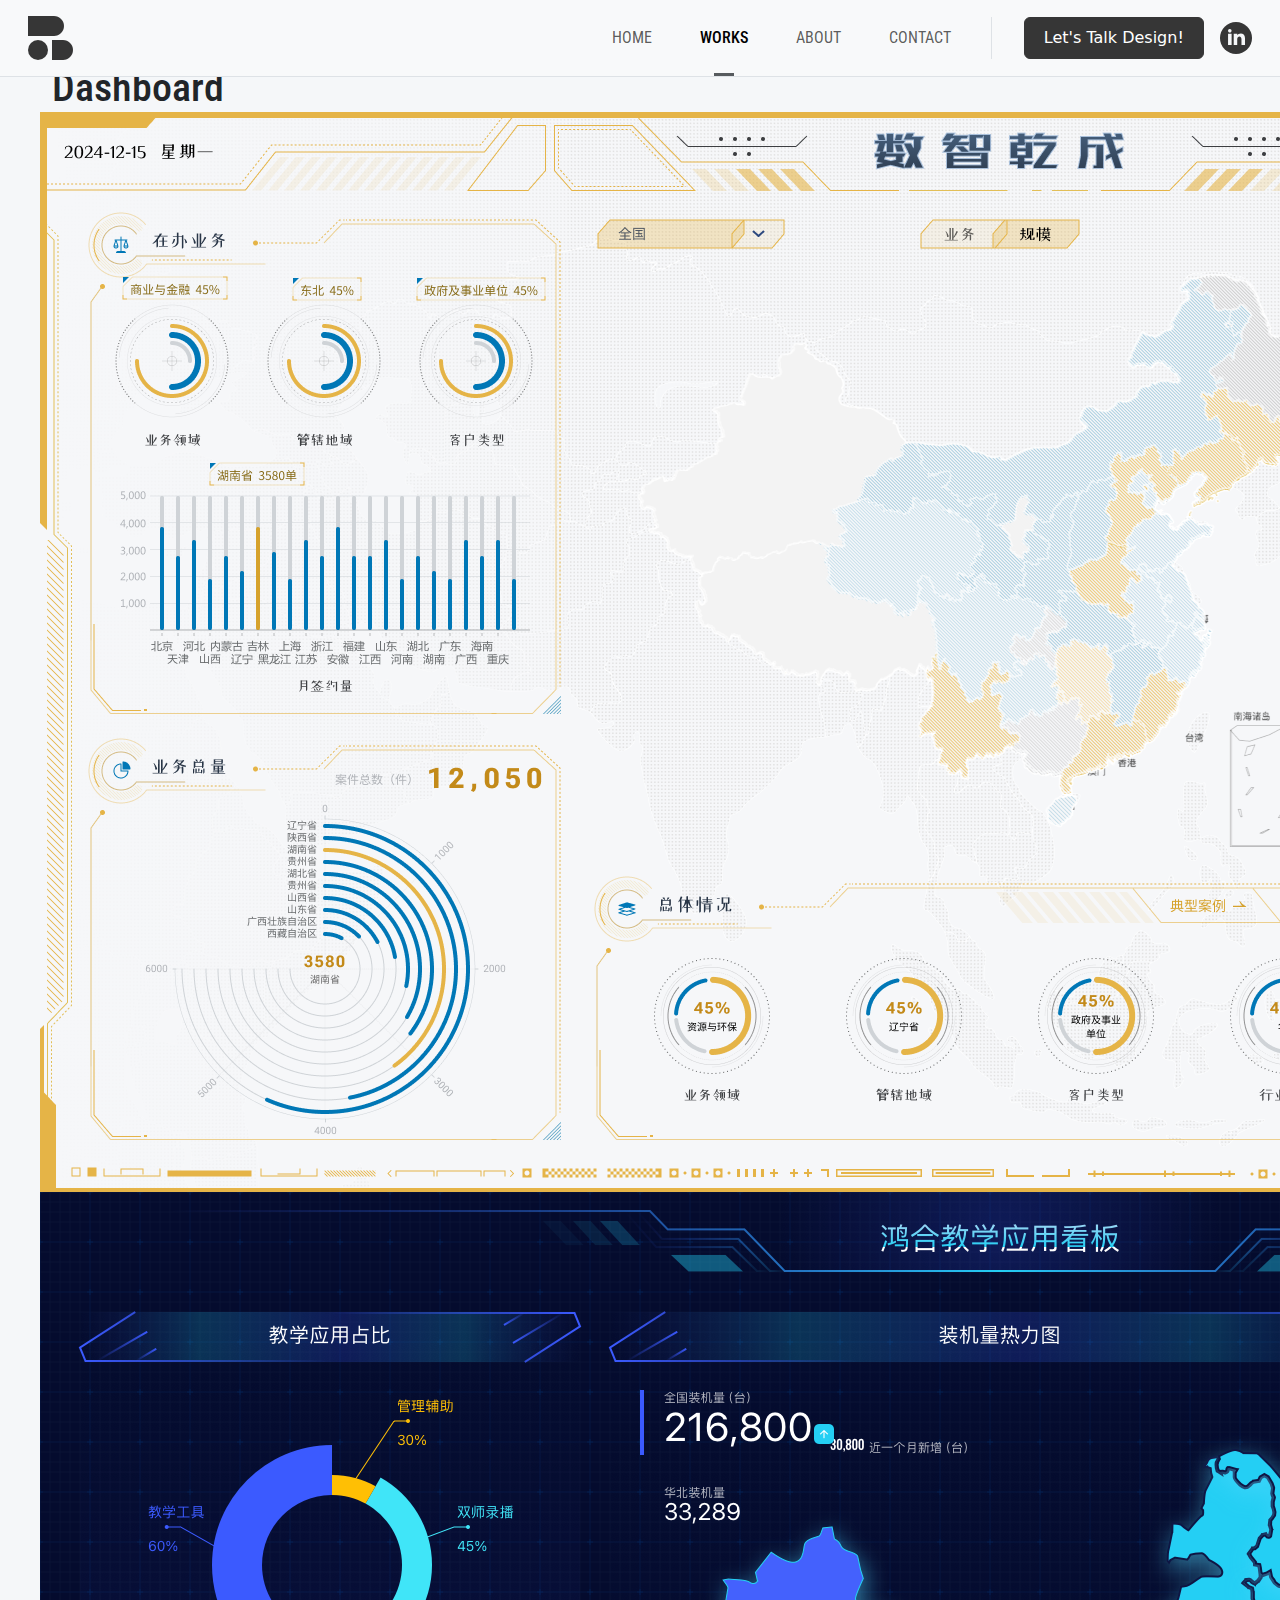
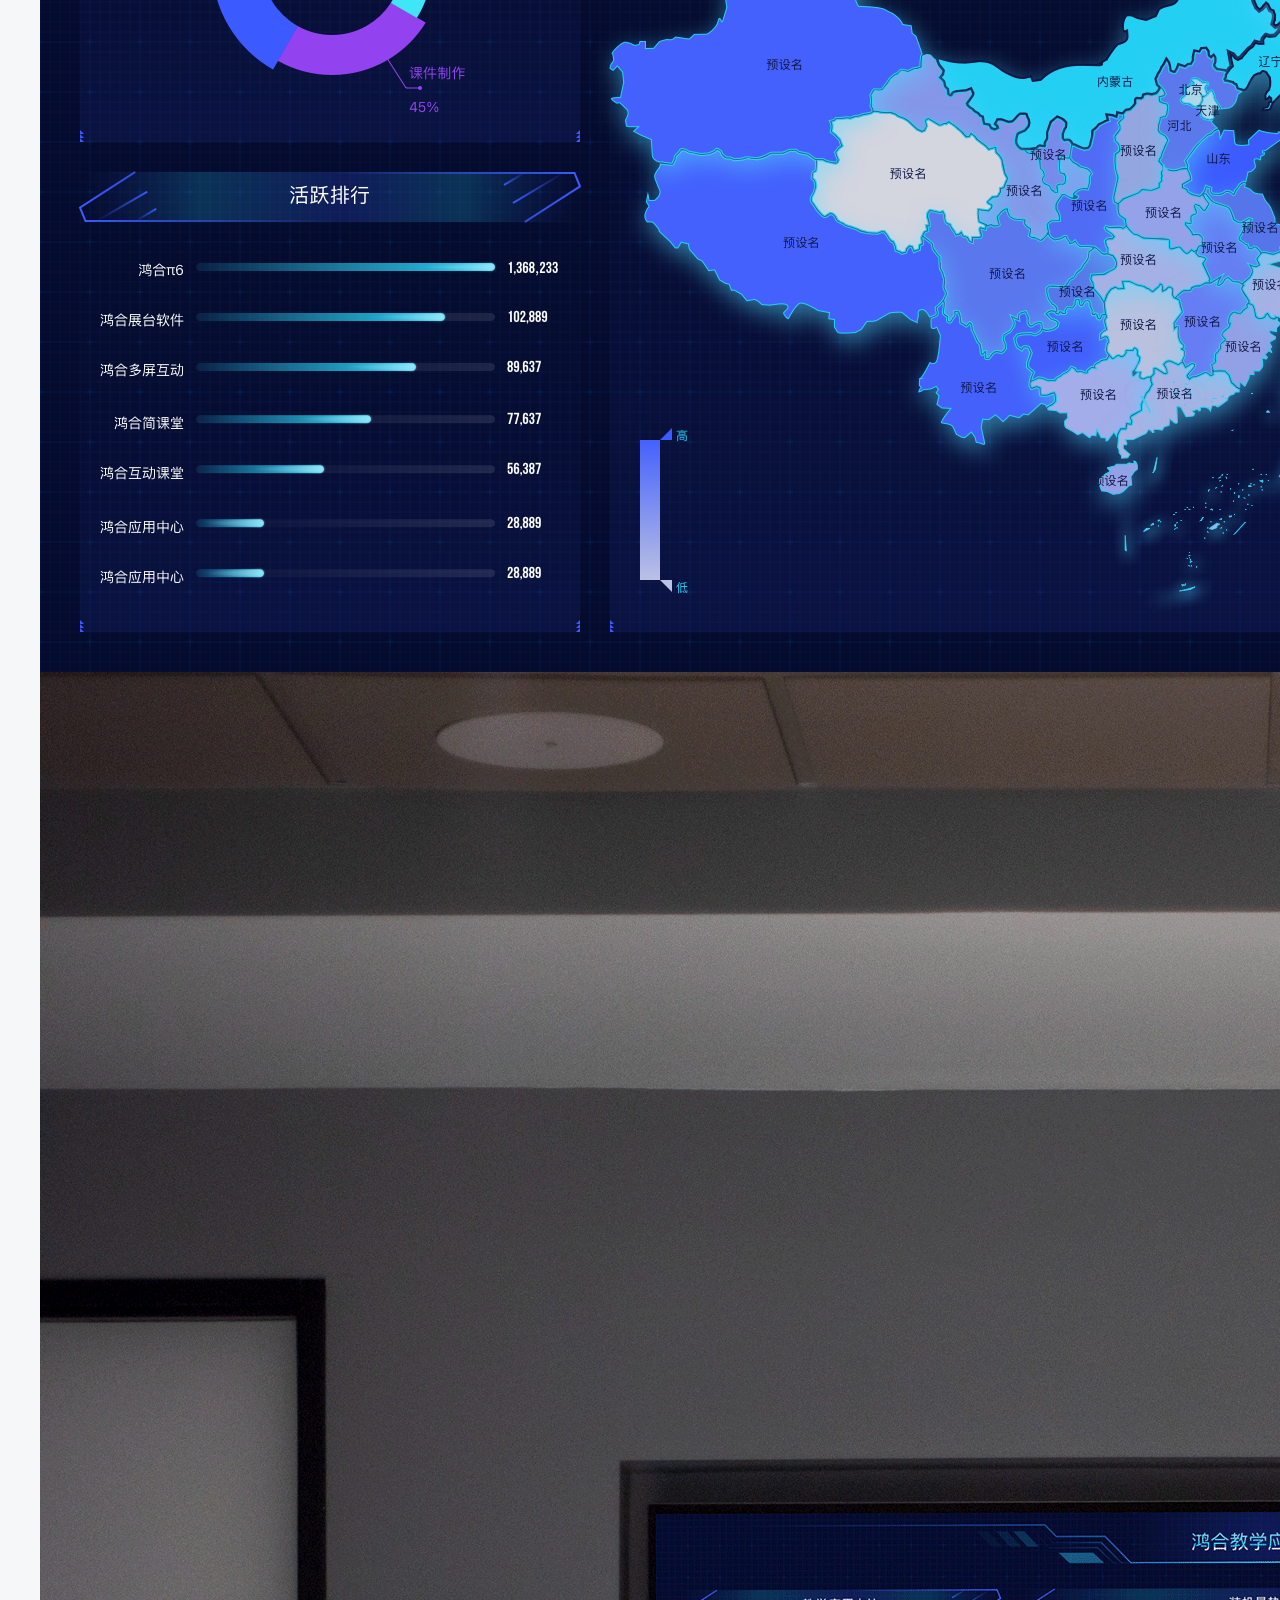
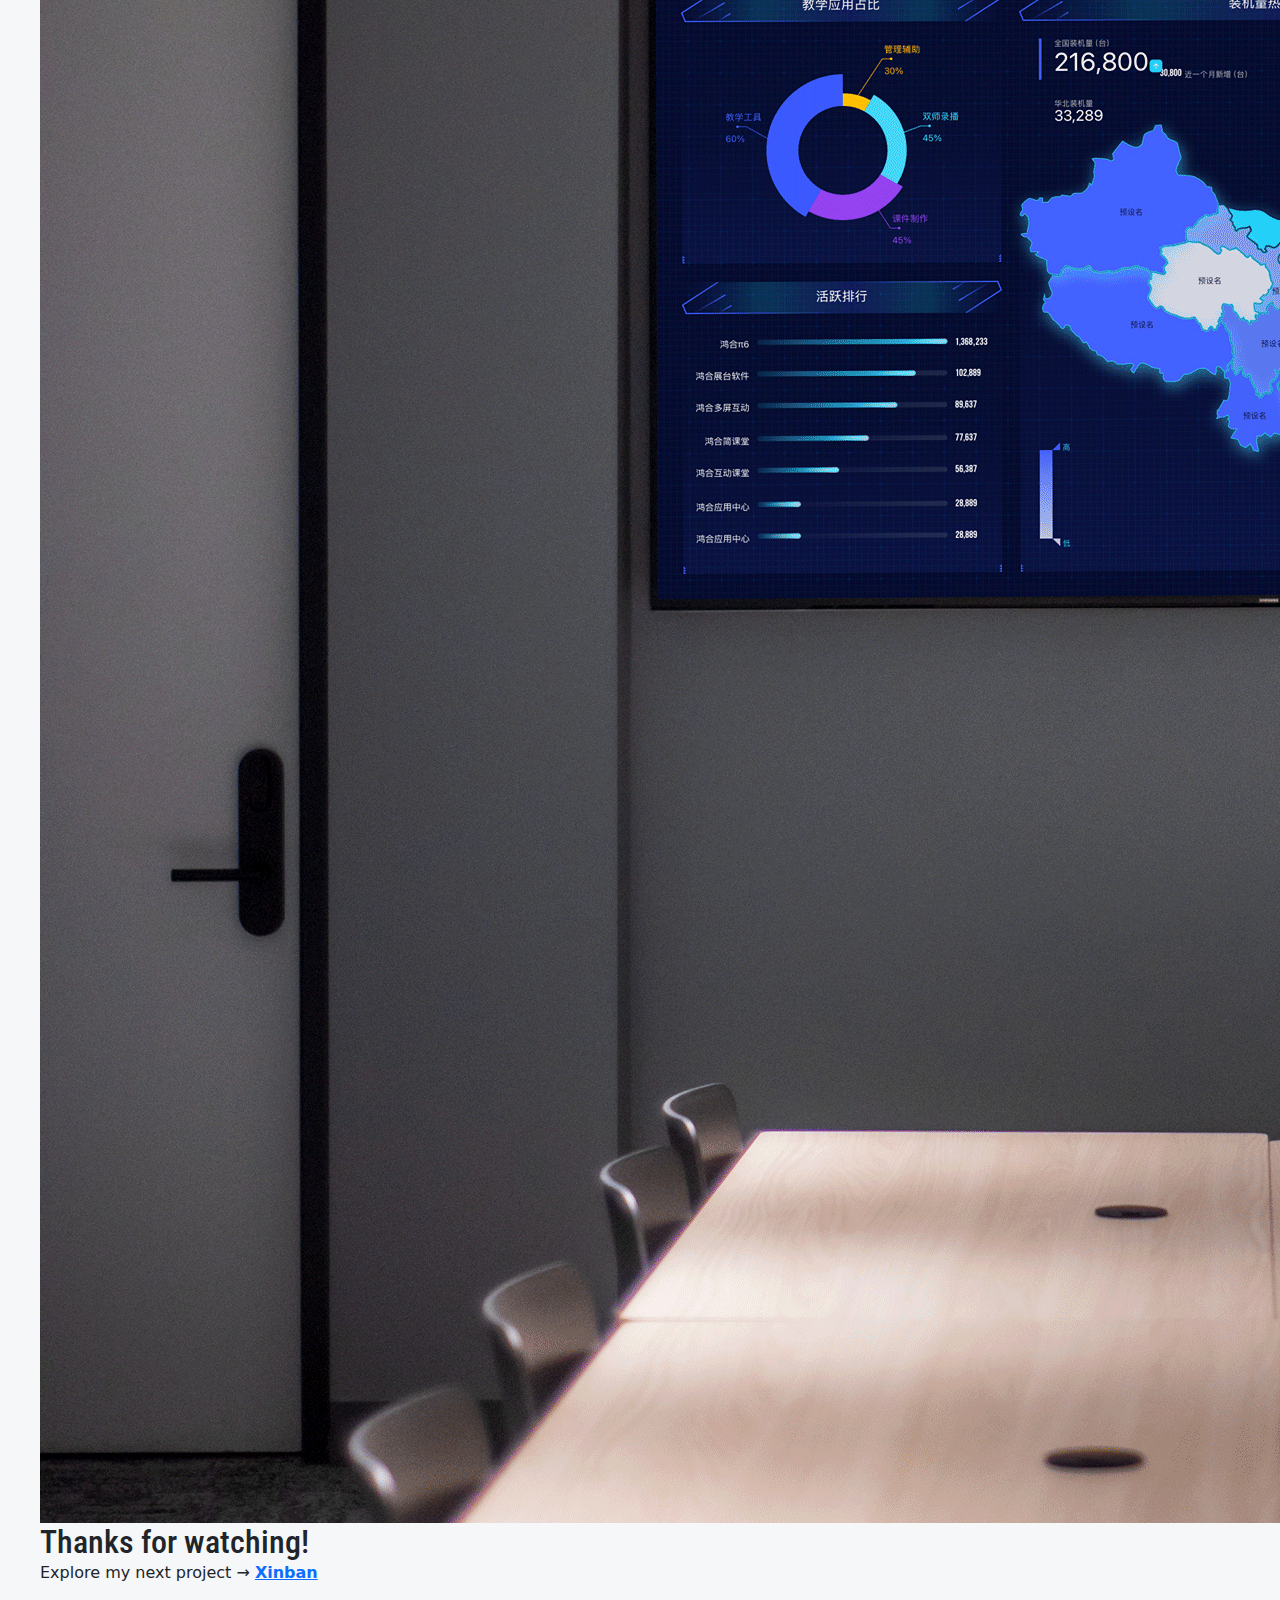
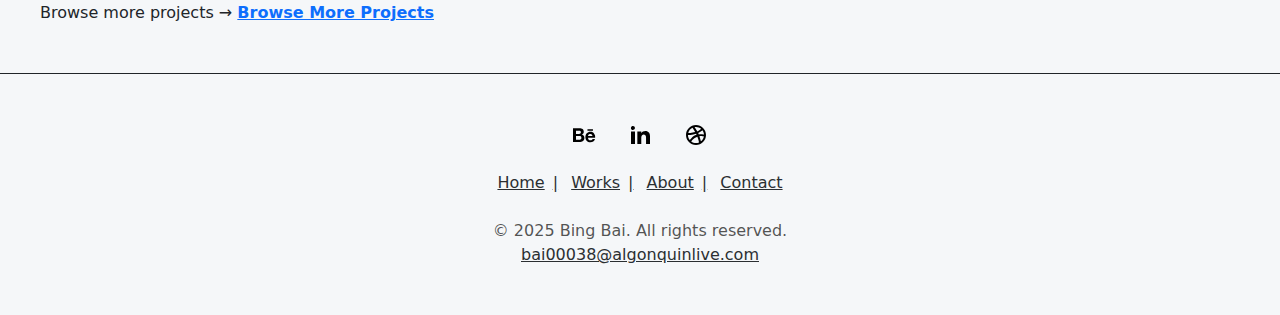
<file: dashboard.html>
<!doctype html>
<html lang="en">

<head>
  <meta charset="utf-8">
  <meta name="viewport" content="width=device-width, initial-scale=1">
  <!-- reset link -->
  <link rel="stylesheet" href="./css/reset.css">
  <!-- google font -->
  <link rel="preconnect" href="https://fonts.googleapis.com">
  <link rel="preconnect" href="https://fonts.gstatic.com" crossorigin>
  <link
    href="https://fonts.googleapis.com/css2?family=DM+Serif+Display&family=Gilda+Display&family=Libre+Baskerville:ital,wght@0,400;0,700;1,400&family=Open+Sans:ital,wght@0,300..800;1,300..800&family=Roboto+Condensed:ital,wght@0,100..900;1,100..900&family=Roboto:ital,wght@0,100;0,300;0,400;0,500;0,700;0,900;1,100;1,300;1,400;1,500;1,700;1,900&family=Rubik+Glitch&family=Titan+One&family=Ubuntu:ital,wght@0,300;0,400;0,500;0,700;1,300;1,400;1,500;1,700&display=swap"
    rel="stylesheet">
  <!-- bootstrap css link -->
  <link href="https://cdn.jsdelivr.net/npm/bootstrap@5.3.3/dist/css/bootstrap.min.css" rel="stylesheet"
    integrity="sha384-QWTKZyjpPEjISv5WaRU9OFeRpok6YctnYmDr5pNlyT2bRjXh0JMhjY6hW+ALEwIH" crossorigin="anonymous">
    <!-- Animate css link -->
    <link rel="stylesheet" href="https://cdnjs.cloudflare.com/ajax/libs/animate.css/4.1.1/animate.min.css"/>
  <!-- custom css link -->
  <link rel="stylesheet" href="./css/main.css">
  <title>Works</title>
</head>
<body>
  <header>
    <nav role="navigation" class="navbar navbar-expand-lg border-bottom bg-body-tertiary">
      <div class=" container-fluid">
        <!-- logo -->
        <div class="logo_container ms-2 p-2">
          <a role="link" class="navbar-logo" href="index.html">
            <img src="./images/logo.svg" alt="Logo">
          </a>
        </div>
        <!-- nav list -->
        <div class="collapse navbar-collapse" id="navbarNavAltMarkup">
          <!-- nav content -->
          <div class="navbar-nav fw-normal">
            <a role="link" class="nav-link" aria-current="page" href="index.html">HOME</a>
            <a role="link" class="nav-link  active fw-medium" href="works.html">WORKS</a>
            <a role="link" class="nav-link" href="about.html">ABOUT</a>
            <a role="link" class="nav-link" href="contact.html">CONTACT</a>
          </div>
        </div>
        <!-- Hamburger -->
        <div class="hamburger me-2">
            <img src="./images/mobile_menu.svg" alt="mobile_menu">
        </div>
        <!-- mobile menu -->
        <div role="list" class="mobile_menu">
          <ul>
            <li role="listitem" class="border-bottom py-3">
              <a role="link" class="text-decoration-none text-dark" href="index.html">Home
              <img class="pe-4" src="./images/arrow-upright.svg" alt="arrow-upright"></a>
            </li>
            <li role="listitem" class="border-bottom py-3">
              <a role="link" class="text-decoration-none text-dark" href="works.html">Works
              <img class="pe-4" src="./images/arrow-upright.svg" alt="arrow-upright"></a>
            </li>
            <li role="listitem" class="border-bottom py-3">
              <a role="link" class="text-decoration-none text-dark" href="about.html">About
              <img class="pe-4" src="./images/arrow-upright.svg" alt="arrow-upright"></a>
            </li>
            <li role="listitem" class="border-bottom py-3">
              <a role="link" class="text-decoration-none text-dark" href="contact.html">Contact
              <img class="pe-4" src="./images/arrow-upright.svg" alt="arrow-upright"></a>
            </li>
          </ul>
          <div class="contact_info my-5">
            <a role="link" class="btn btn-primary mb-3" href="contact.html">Let's Talk Design!</a>
            <p class="">bai00038@algonquinlive.com</p>
          </div>
        </div>
        <!-- content on the right -->
        <div class="header_right_container border-start">
          <a role="link" class="btn btn-primary" href="contact.html">Let's Talk Design!</a>
          <a role="link" class="nav-link px-3" target="_blank" href="https://www.linkedin.com/in/wsbaibing/">
            <img src="./images/LinkedIn.svg" alt="LinkedIn">
          </a>
        </div>
        </div>
    </nav>
  </header>
  <main>
    <div class="container-fluid">
      <!-- title -->
      <h1 class="ux-portfolio-title">Dashboard</h1>
    </div>
    <img class="ux-portfolio-cover" src="./images/dashboard/dashboard_1.png" alt="dashboard_1">
    <br>
    <img class="ux-portfolio-cover" src="./images/dashboard/dashboard_3.png" alt="dashboard_3">
    <br>
    <img class="ux-portfolio-cover" src="./images/dashboard/dashboard_2.png" alt="dashboard_2">
    </div>
    

    <!-- thank you -->
     <div>
      <h2 class="ux-portfolio-section-title">Thanks for watching!</h2>
            <p class="ux-portfolio-paragraph">Explore my next project → <a href="xinban.html" class="ux-portfolio-link"><strong>Xinban</strong></a></p>
            <p class="ux-portfolio-paragraph">Browse more projects → <a href="works.html" class="ux-portfolio-link"><strong>Browse More Projects</strong></a></p>
     </div>
  </main>
  <!-- footer -->
  <footer>
    <div class="footer_container border-top border-secondary mt-5">
      <div class="social_media mt-5">
        <a role="link" href="https://www.behance.net/" target="_blank">
          <img src="./images/footer_behance.svg" alt="behance">
        </a>
        <a role="link" href="https://www.linkedin.com/in/wsbaibing/" target="_blank">
          <img src="./images/footer_linkedin.svg" alt="linkedIn">
        </a>
        <a role="link" href="https://dribbble.com/Ivy_Bai" target="_blank">
          <img src="./images/footer_dribbble.svg" alt="dribbble">
        </a>
      </div>
      <div role="navigation" class="fs-6 footer_nav mt-4">
        <a role="link" class="text-secondary-emphasis text-decoration-underline" href="index.html">Home</a>
        <a role="link" class="text-secondary-emphasis text-decoration-underline" href="works.html">Works</a>
        <a role="link" class="text-secondary-emphasis text-decoration-underline" href="about.html">About</a>
        <a role="link" class="text-secondary-emphasis text-decoration-underline" href="contact.html">Contact</a>
    </div>
      <div class="copyright mt-4">
        <span>&copy; 2025 Bing Bai. All rights reserved.</span>
      </div>
      <div class="email_address mb-5">
        <a role="link" class="text-secondary-emphasis" href="gmail.com">bai00038@algonquinlive.com</a>
      </div>
    </div>
  </footer>
  <!-- bootstrap js link -->
  <script src="https://cdn.jsdelivr.net/npm/bootstrap@5.3.3/dist/js/bootstrap.bundle.min.js"
    integrity="sha384-YvpcrYf0tY3lHB60NNkmXc5s9fDVZLESaAA55NDzOxhy9GkcIdslK1eN7N6jIeHz"
    crossorigin="anonymous"></script>
    <script src="./js/main.js"></script>
</body>
</html>
</file>
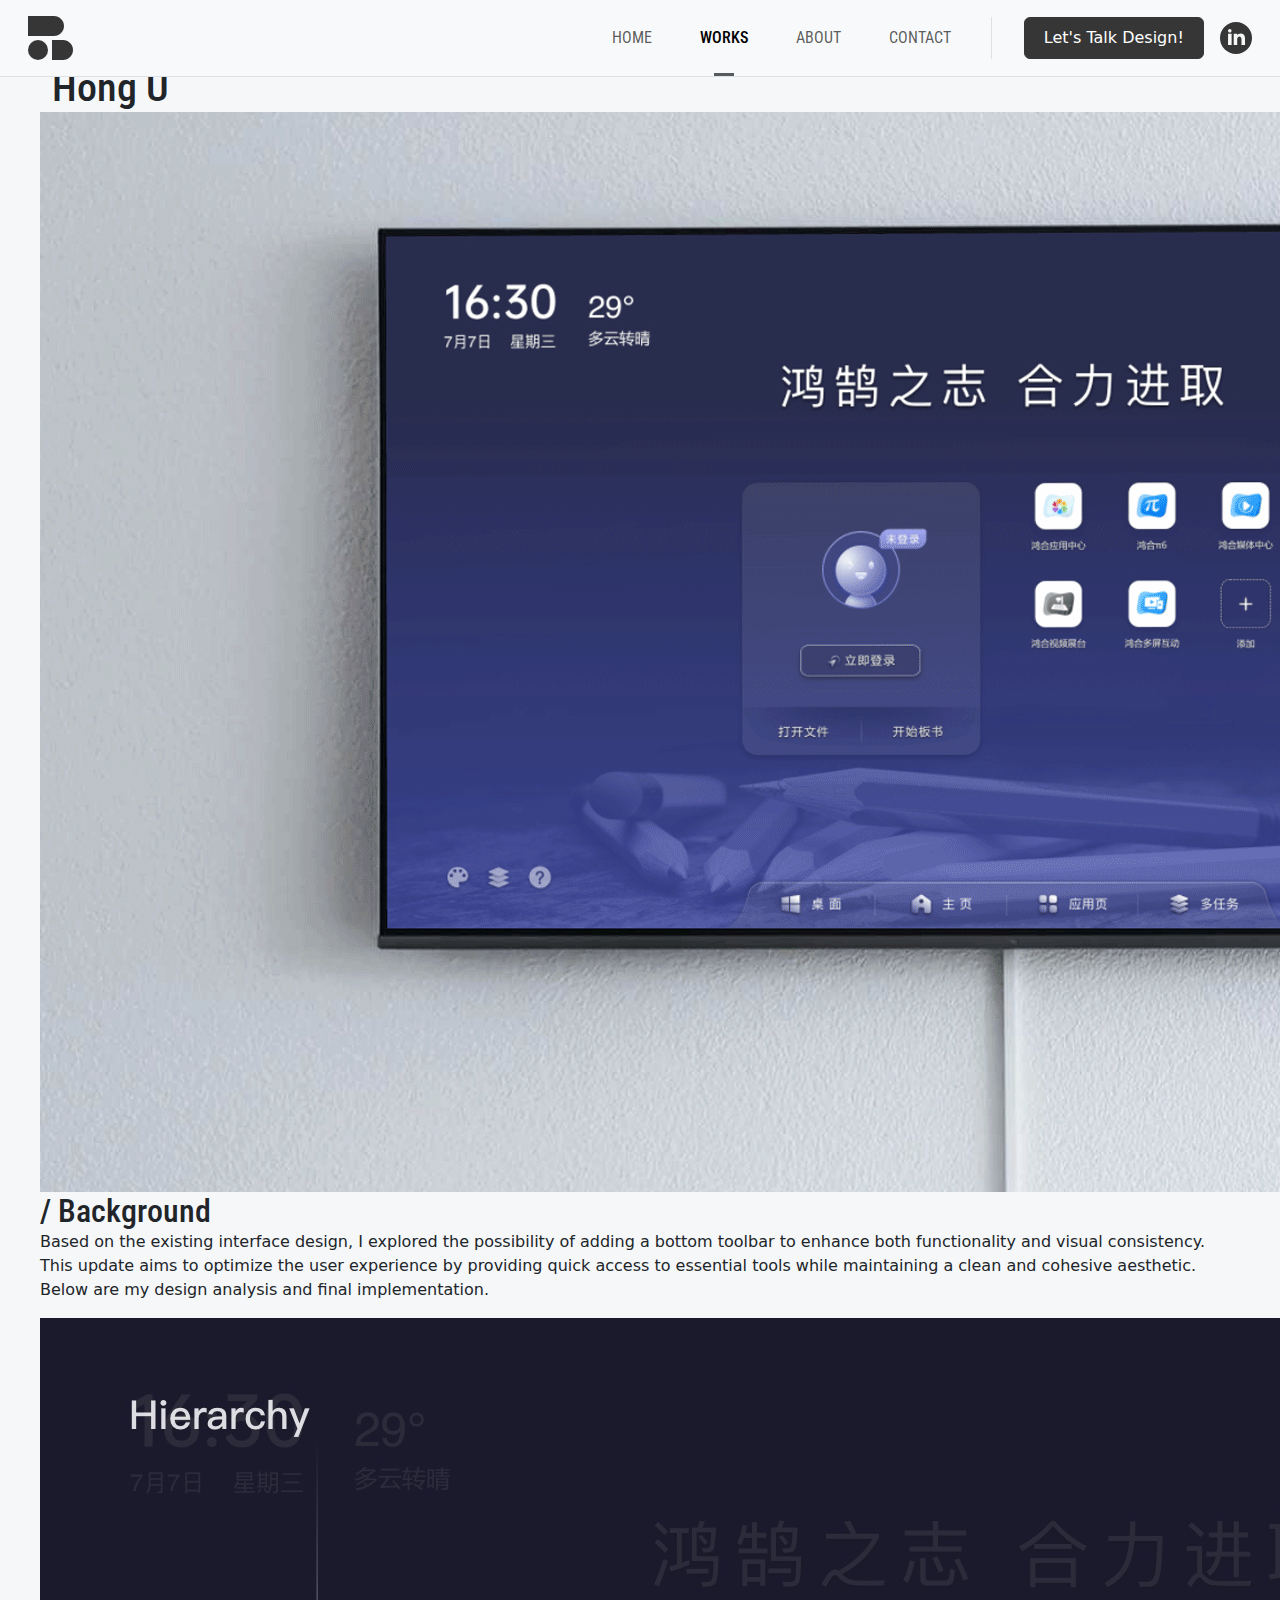
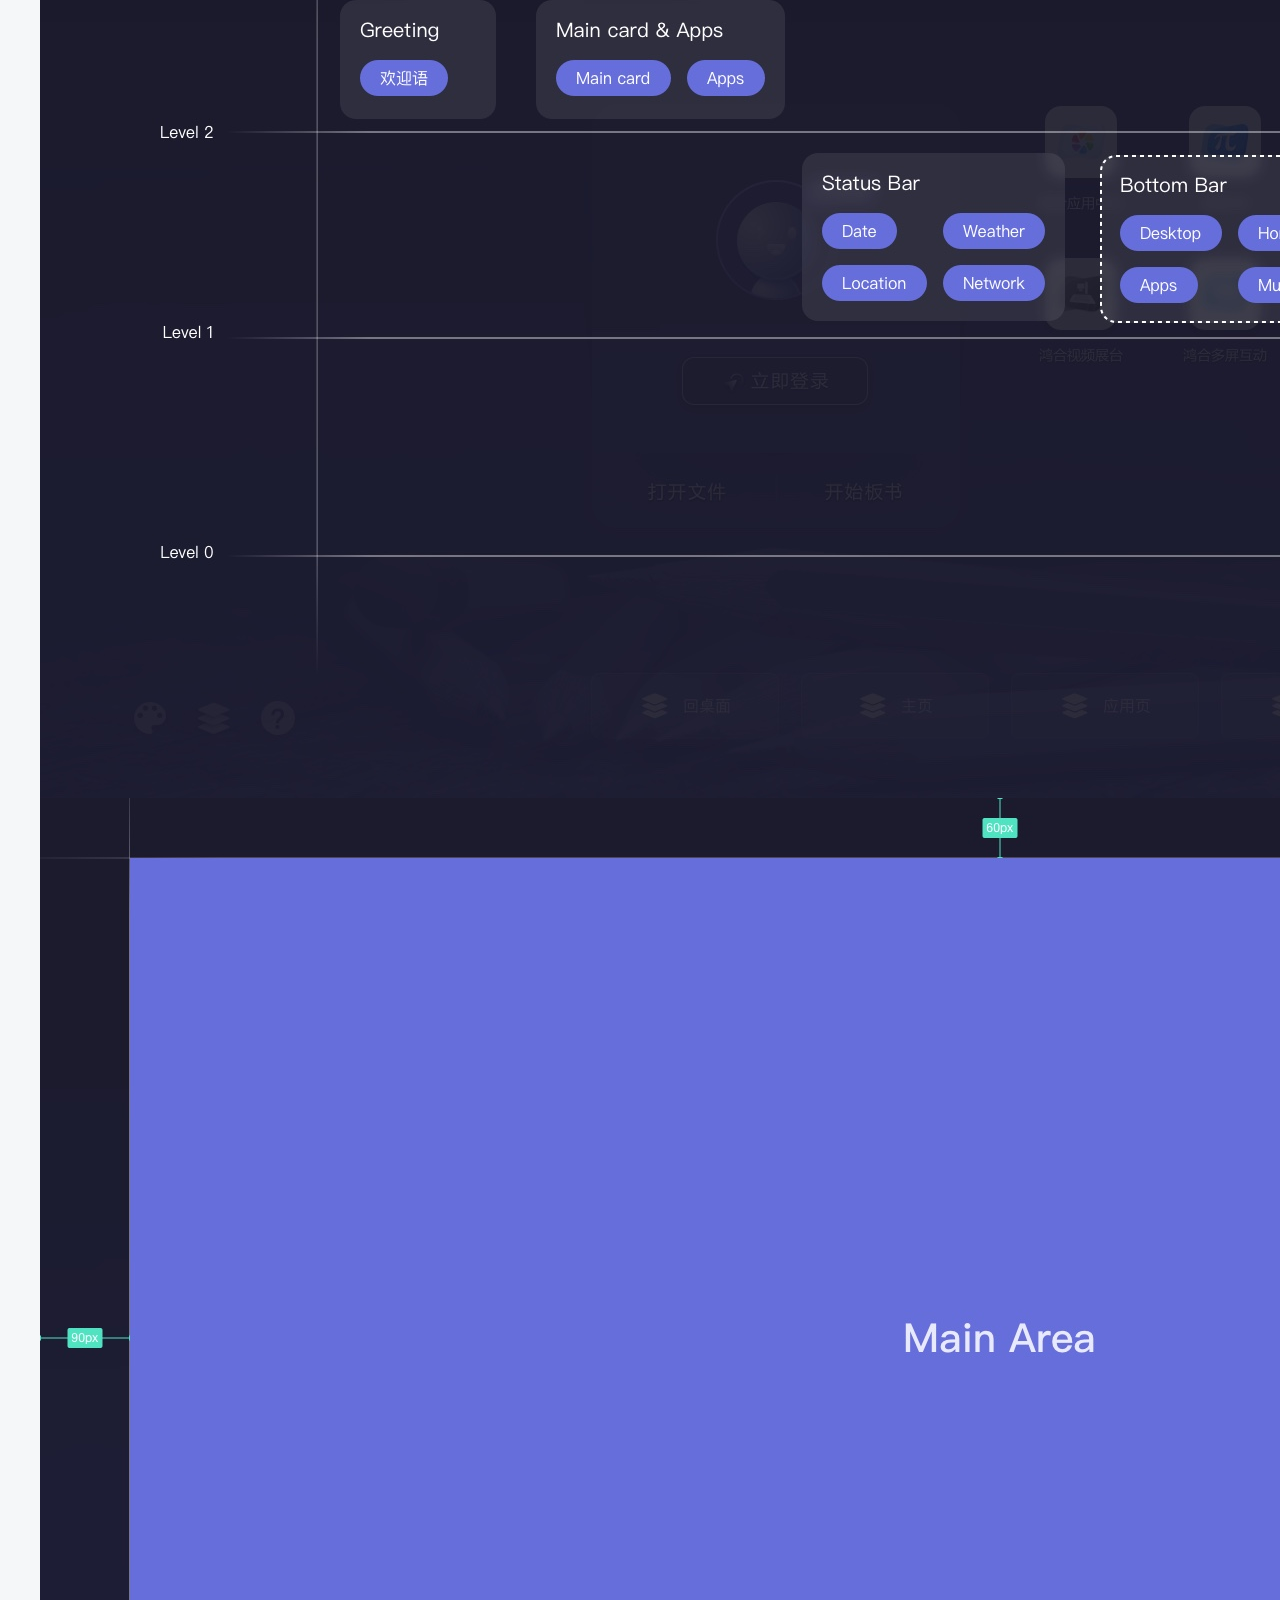
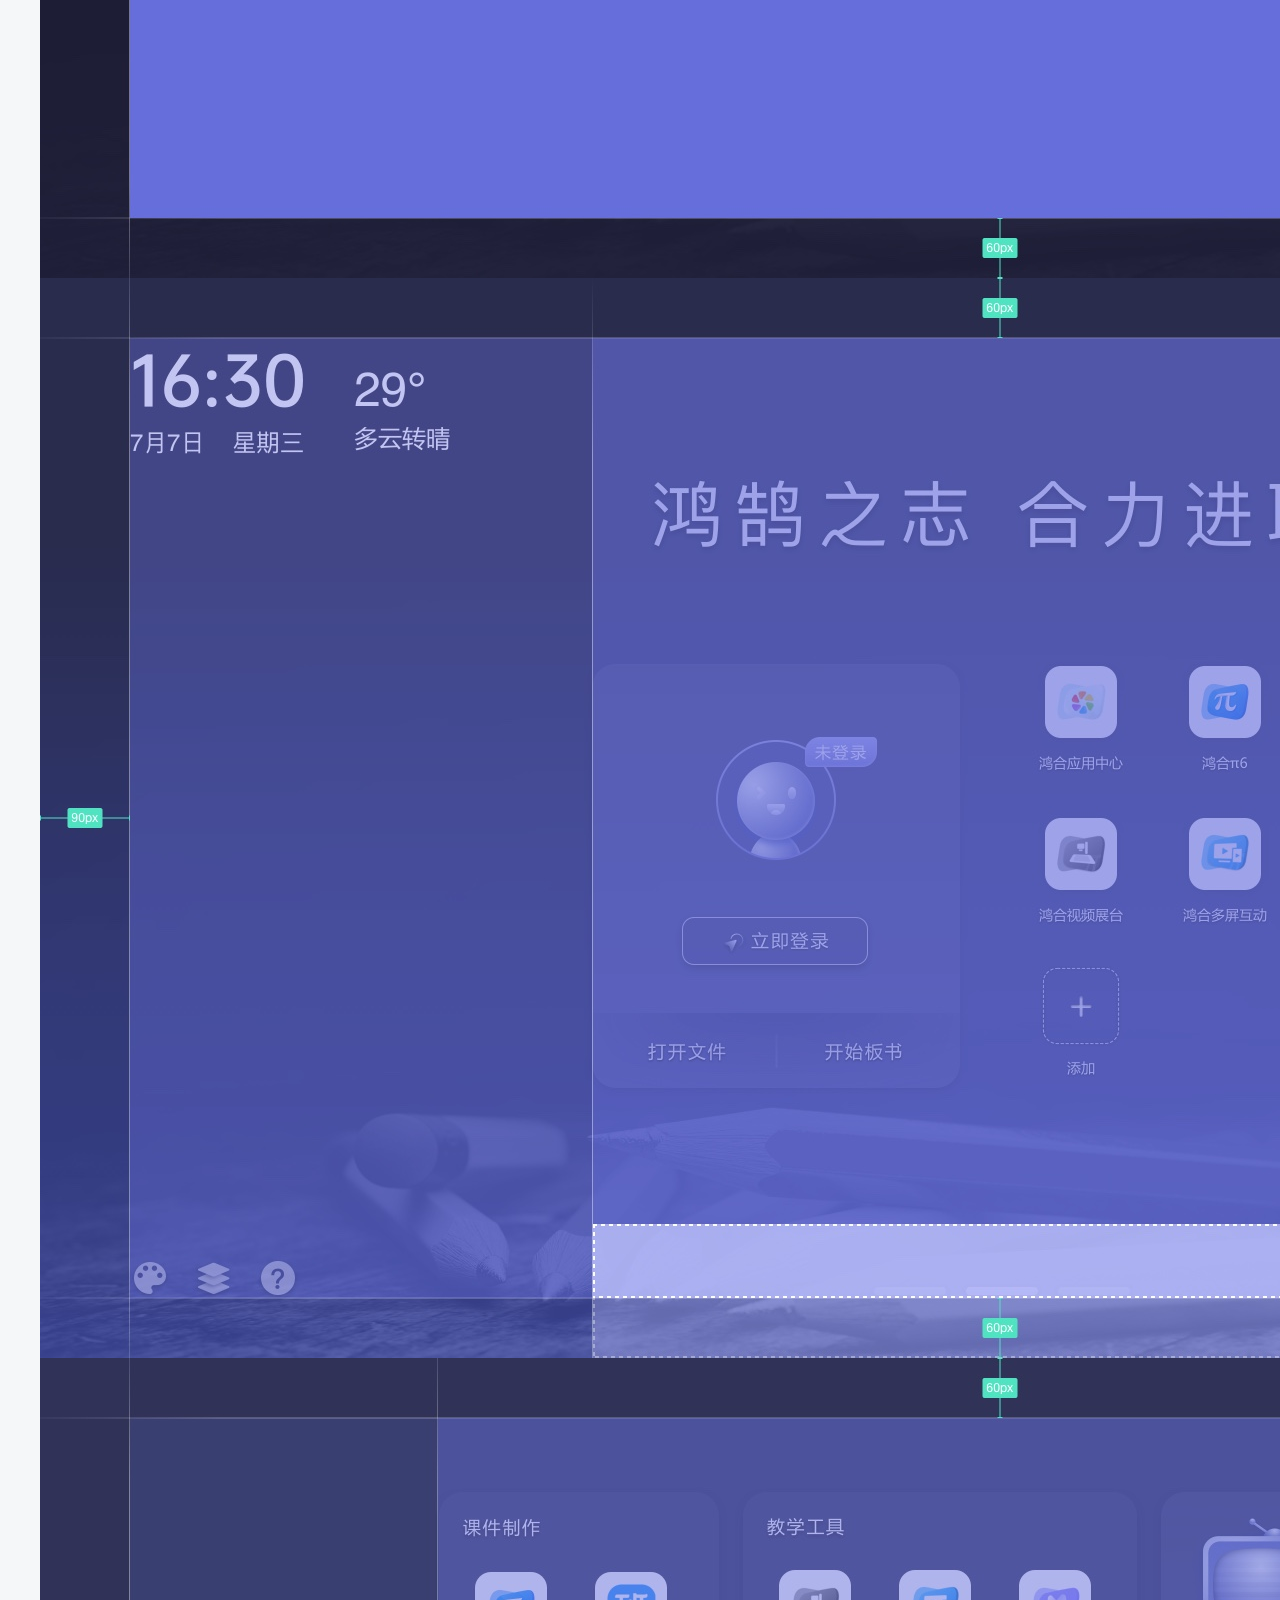
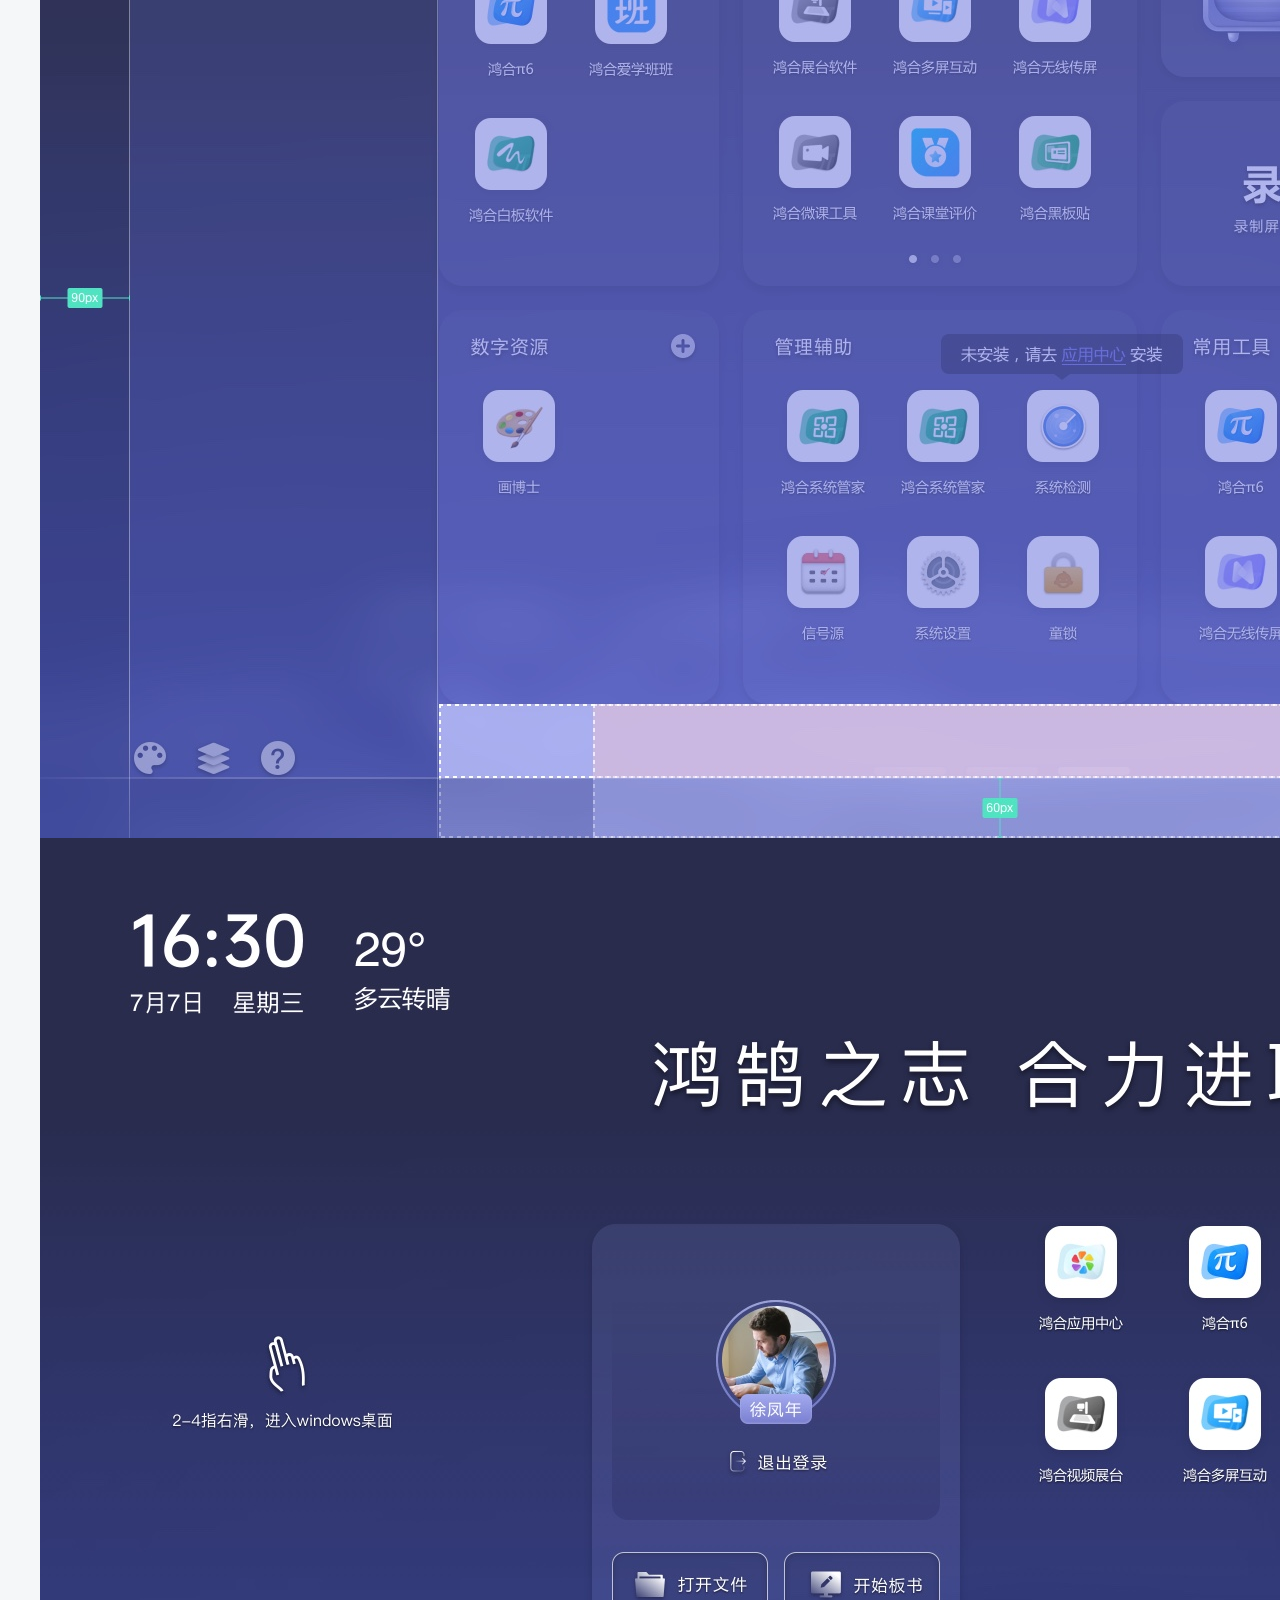
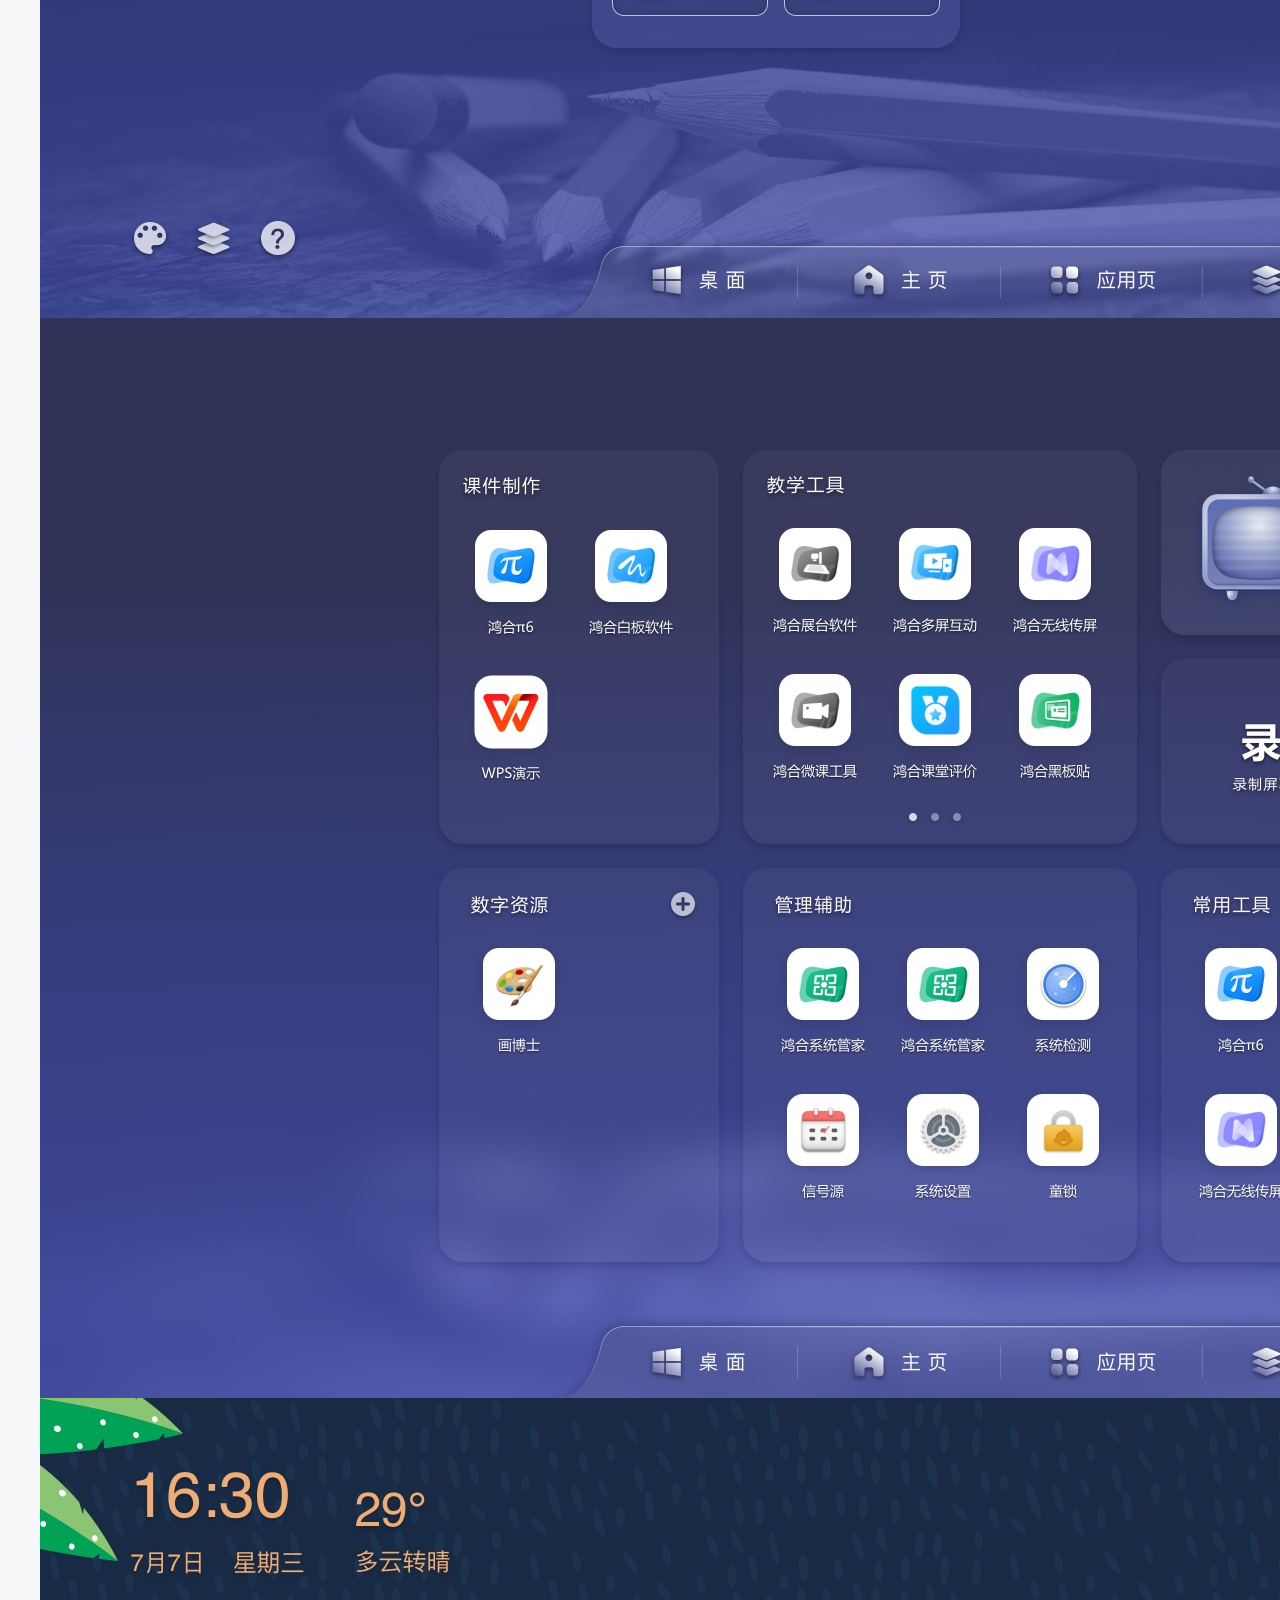
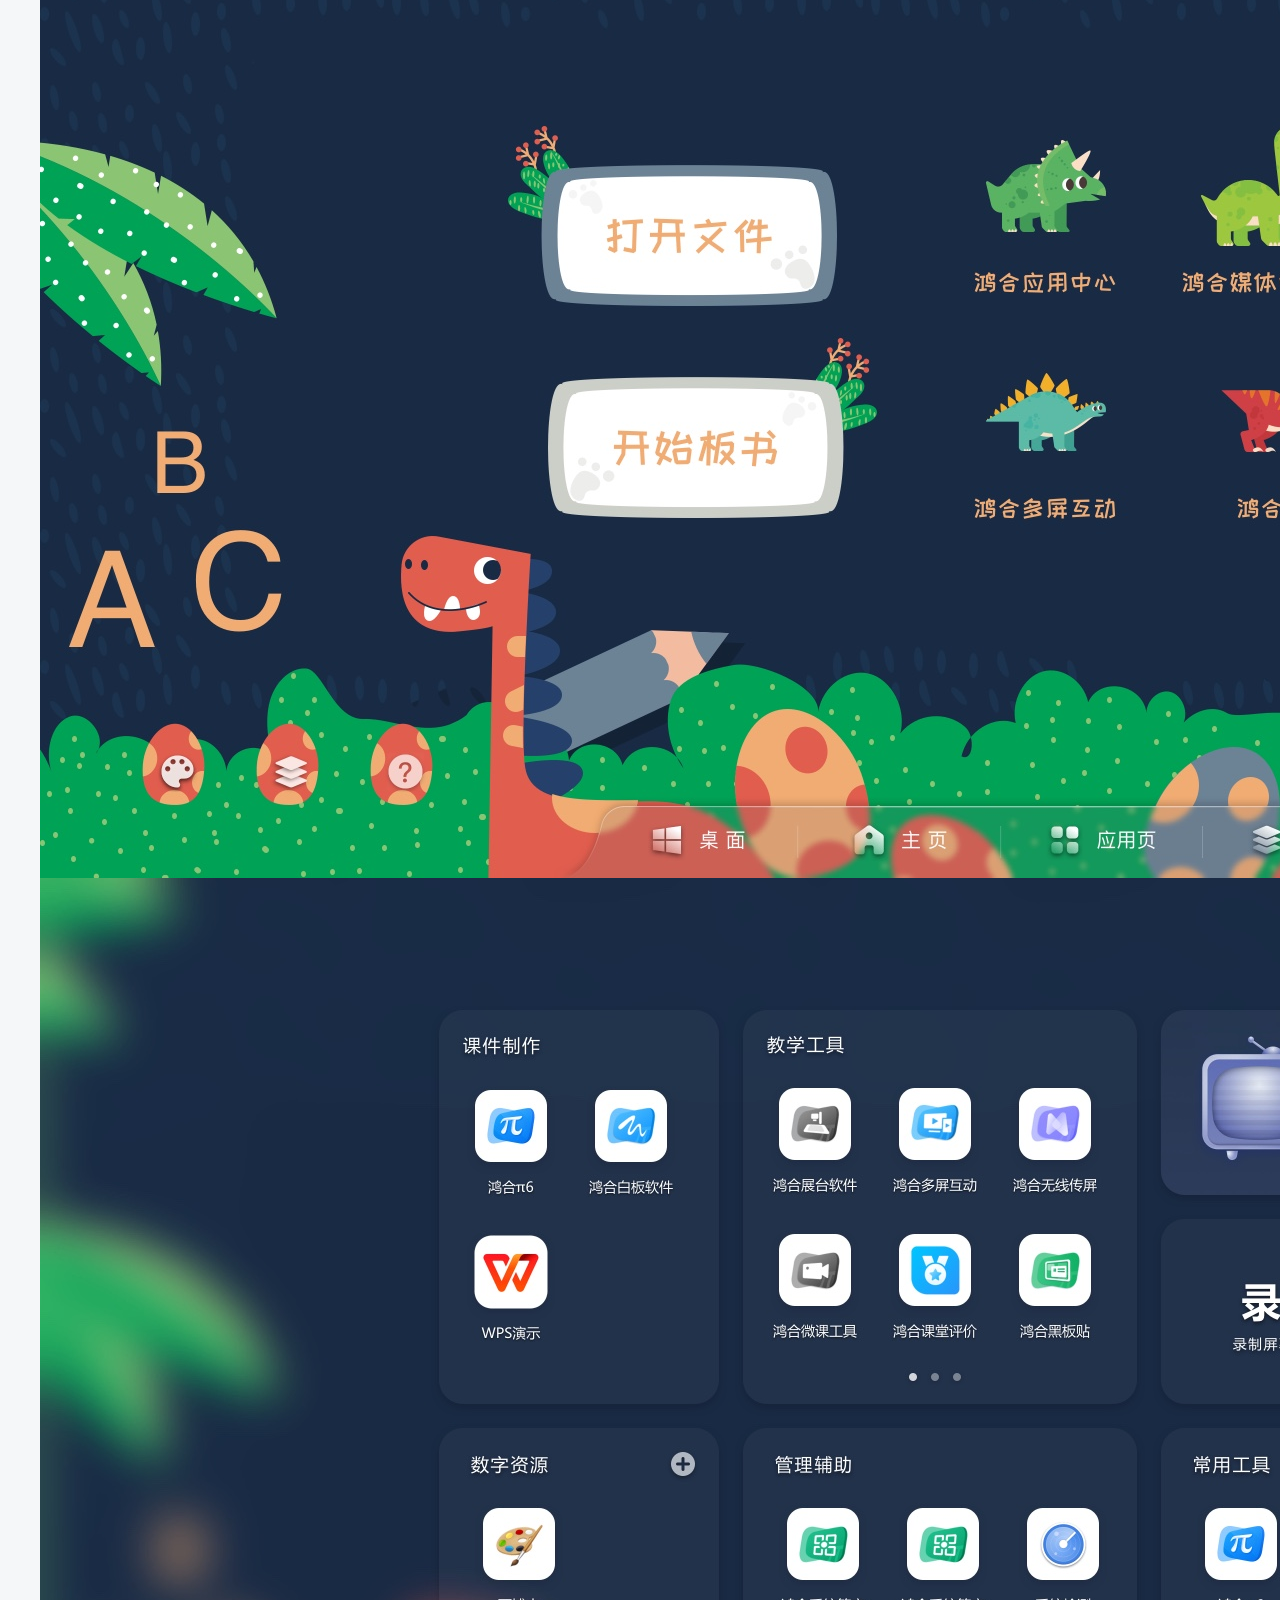
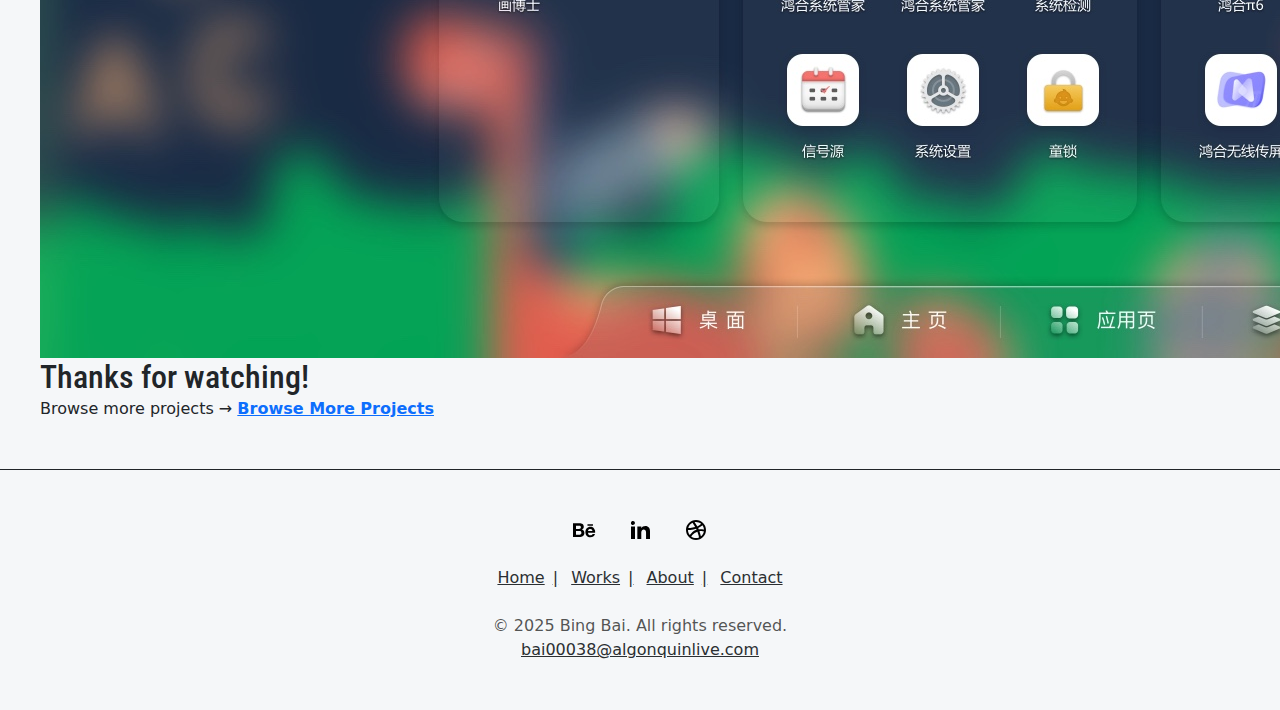
<file: hong_u.html>
<!doctype html>
<html lang="en">

<head>
  <meta charset="utf-8">
  <meta name="viewport" content="width=device-width, initial-scale=1">
  <!-- reset link -->
  <link rel="stylesheet" href="./css/reset.css">
  <!-- google font -->
  <link rel="preconnect" href="https://fonts.googleapis.com">
  <link rel="preconnect" href="https://fonts.gstatic.com" crossorigin>
  <link
    href="https://fonts.googleapis.com/css2?family=DM+Serif+Display&family=Gilda+Display&family=Libre+Baskerville:ital,wght@0,400;0,700;1,400&family=Open+Sans:ital,wght@0,300..800;1,300..800&family=Roboto+Condensed:ital,wght@0,100..900;1,100..900&family=Roboto:ital,wght@0,100;0,300;0,400;0,500;0,700;0,900;1,100;1,300;1,400;1,500;1,700;1,900&family=Rubik+Glitch&family=Titan+One&family=Ubuntu:ital,wght@0,300;0,400;0,500;0,700;1,300;1,400;1,500;1,700&display=swap"
    rel="stylesheet">
  <!-- bootstrap css link -->
  <link href="https://cdn.jsdelivr.net/npm/bootstrap@5.3.3/dist/css/bootstrap.min.css" rel="stylesheet"
    integrity="sha384-QWTKZyjpPEjISv5WaRU9OFeRpok6YctnYmDr5pNlyT2bRjXh0JMhjY6hW+ALEwIH" crossorigin="anonymous">
    <!-- Animate css link -->
    <link rel="stylesheet" href="https://cdnjs.cloudflare.com/ajax/libs/animate.css/4.1.1/animate.min.css"/>
  <!-- custom css link -->
  <link rel="stylesheet" href="./css/main.css">
  <title>Works</title>
</head>
<body>
  <header>
    <nav role="navigation" class="navbar navbar-expand-lg border-bottom bg-body-tertiary">
      <div class=" container-fluid">
        <!-- logo -->
        <div class="logo_container ms-2 p-2">
          <a role="link" class="navbar-logo" href="index.html">
            <img src="./images/logo.svg" alt="Logo">
          </a>
        </div>
        <!-- nav list -->
        <div class="collapse navbar-collapse" id="navbarNavAltMarkup">
          <!-- nav content -->
          <div class="navbar-nav fw-normal">
            <a role="link" class="nav-link" aria-current="page" href="index.html">HOME</a>
            <a role="link" class="nav-link  active fw-medium" href="works.html">WORKS</a>
            <a role="link" class="nav-link" href="about.html">ABOUT</a>
            <a role="link" class="nav-link" href="contact.html">CONTACT</a>
          </div>
        </div>
        <!-- Hamburger -->
        <div class="hamburger me-2">
            <img src="./images/mobile_menu.svg" alt="mobile_menu">
        </div>
        <!-- mobile menu -->
        <div role="list" class="mobile_menu">
          <ul>
            <li role="listitem" class="border-bottom py-3">
              <a role="link" class="text-decoration-none text-dark" href="index.html">Home
              <img class="pe-4" src="./images/arrow-upright.svg" alt="arrow-upright"></a>
            </li>
            <li role="listitem" class="border-bottom py-3">
              <a role="link" class="text-decoration-none text-dark" href="works.html">Works
              <img class="pe-4" src="./images/arrow-upright.svg" alt="arrow-upright"></a>
            </li>
            <li role="listitem" class="border-bottom py-3">
              <a role="link" class="text-decoration-none text-dark" href="about.html">About
              <img class="pe-4" src="./images/arrow-upright.svg" alt="arrow-upright"></a>
            </li>
            <li role="listitem" class="border-bottom py-3">
              <a role="link" class="text-decoration-none text-dark" href="contact.html">Contact
              <img class="pe-4" src="./images/arrow-upright.svg" alt="arrow-upright"></a>
            </li>
          </ul>
          <div class="contact_info my-5">
            <a role="link" class="btn btn-primary mb-3" href="contact.html">Let's Talk Design!</a>
            <p class="">bai00038@algonquinlive.com</p>
          </div>
        </div>
        <!-- content on the right -->
        <div class="header_right_container border-start">
          <a role="link" class="btn btn-primary" href="contact.html">Let's Talk Design!</a>
          <a role="link" class="nav-link px-3" target="_blank" href="https://www.linkedin.com/in/wsbaibing/">
            <img src="./images/LinkedIn.svg" alt="LinkedIn">
          </a>
        </div>
        </div>
    </nav>
  </header>
  <main>
    <div class="container-fluid">
      <!-- title -->
      <h1 class="ux-portfolio-title">Hong U</h1>
    </div>

    <!-- background -->
    <div>
        <img class="ux-portfolio-cover" src="./images/hong_u/hong_u_cover.png" alt="cover">
        <h2 class="ux-portfolio-section-title">/ Background</h2>
      <p class="ux-portfolio-paragraph">Based on the existing interface design, I explored the possibility of adding a bottom toolbar to enhance both functionality and visual consistency. This update aims to optimize the user experience by providing quick access to essential tools while maintaining a clean and cohesive aesthetic. Below are my design analysis and final implementation.</p>
    </div>

    <!-- images -->
    <div>
    <img class="ux-portfolio-cover" src="./images/hong_u/hierarchy.jpg" alt="hierarchy">
    <br>
    <img class="ux-portfolio-cover" src="./images/hong_u/Main_area.jpg" alt="Main_area">
    <br>
    <img class="ux-portfolio-cover" src="./images/hong_u/layout_1.jpg" alt="layout_1">
    <br>
    <img class="ux-portfolio-cover" src="./images/hong_u/layout_2.jpg" alt="layout_2">
    <br>
    <img class="ux-portfolio-cover" src="./images/hong_u/showcase_home.jpg" alt="showcase_home">
    <br>
    <img class="ux-portfolio-cover" src="./images/hong_u/showcase_apps.jpg" alt="showcase_apps">
    <br>
    <img class="ux-portfolio-cover" src="./images/hong_u/showcase_home_kid.jpg" alt="showcase_home_kid">
    <br>
    <img class="ux-portfolio-cover" src="./images/hong_u/showcase_apps_kid.jpg" alt="showcase_apps_kid">
    </div>
    

    <!-- thank you -->
     <div>
      <h2 class="ux-portfolio-section-title">Thanks for watching!</h2>
            <p class="ux-portfolio-paragraph">Browse more projects → <a href="works.html" class="ux-portfolio-link"><strong>Browse More Projects</strong></a></p>
     </div>
  </main>
  <!-- footer -->
  <footer>
    <div class="footer_container border-top border-secondary mt-5">
      <div class="social_media mt-5">
        <a role="link" href="https://www.behance.net/" target="_blank">
          <img src="./images/footer_behance.svg" alt="behance">
        </a>
        <a role="link" href="https://www.linkedin.com/in/wsbaibing/" target="_blank">
          <img src="./images/footer_linkedin.svg" alt="linkedIn">
        </a>
        <a role="link" href="https://dribbble.com/Ivy_Bai" target="_blank">
          <img src="./images/footer_dribbble.svg" alt="dribbble">
        </a>
      </div>
      <div role="navigation" class="fs-6 footer_nav mt-4">
        <a role="link" class="text-secondary-emphasis text-decoration-underline" href="index.html">Home</a>
        <a role="link" class="text-secondary-emphasis text-decoration-underline" href="works.html">Works</a>
        <a role="link" class="text-secondary-emphasis text-decoration-underline" href="about.html">About</a>
        <a role="link" class="text-secondary-emphasis text-decoration-underline" href="contact.html">Contact</a>
    </div>
      <div class="copyright mt-4">
        <span>&copy; 2025 Bing Bai. All rights reserved.</span>
      </div>
      <div class="email_address mb-5">
        <a role="link" class="text-secondary-emphasis" href="gmail.com">bai00038@algonquinlive.com</a>
      </div>
    </div>
  </footer>
  <!-- bootstrap js link -->
  <script src="https://cdn.jsdelivr.net/npm/bootstrap@5.3.3/dist/js/bootstrap.bundle.min.js"
    integrity="sha384-YvpcrYf0tY3lHB60NNkmXc5s9fDVZLESaAA55NDzOxhy9GkcIdslK1eN7N6jIeHz"
    crossorigin="anonymous"></script>
    <script src="./js/main.js"></script>
</body>
</html>
</file>
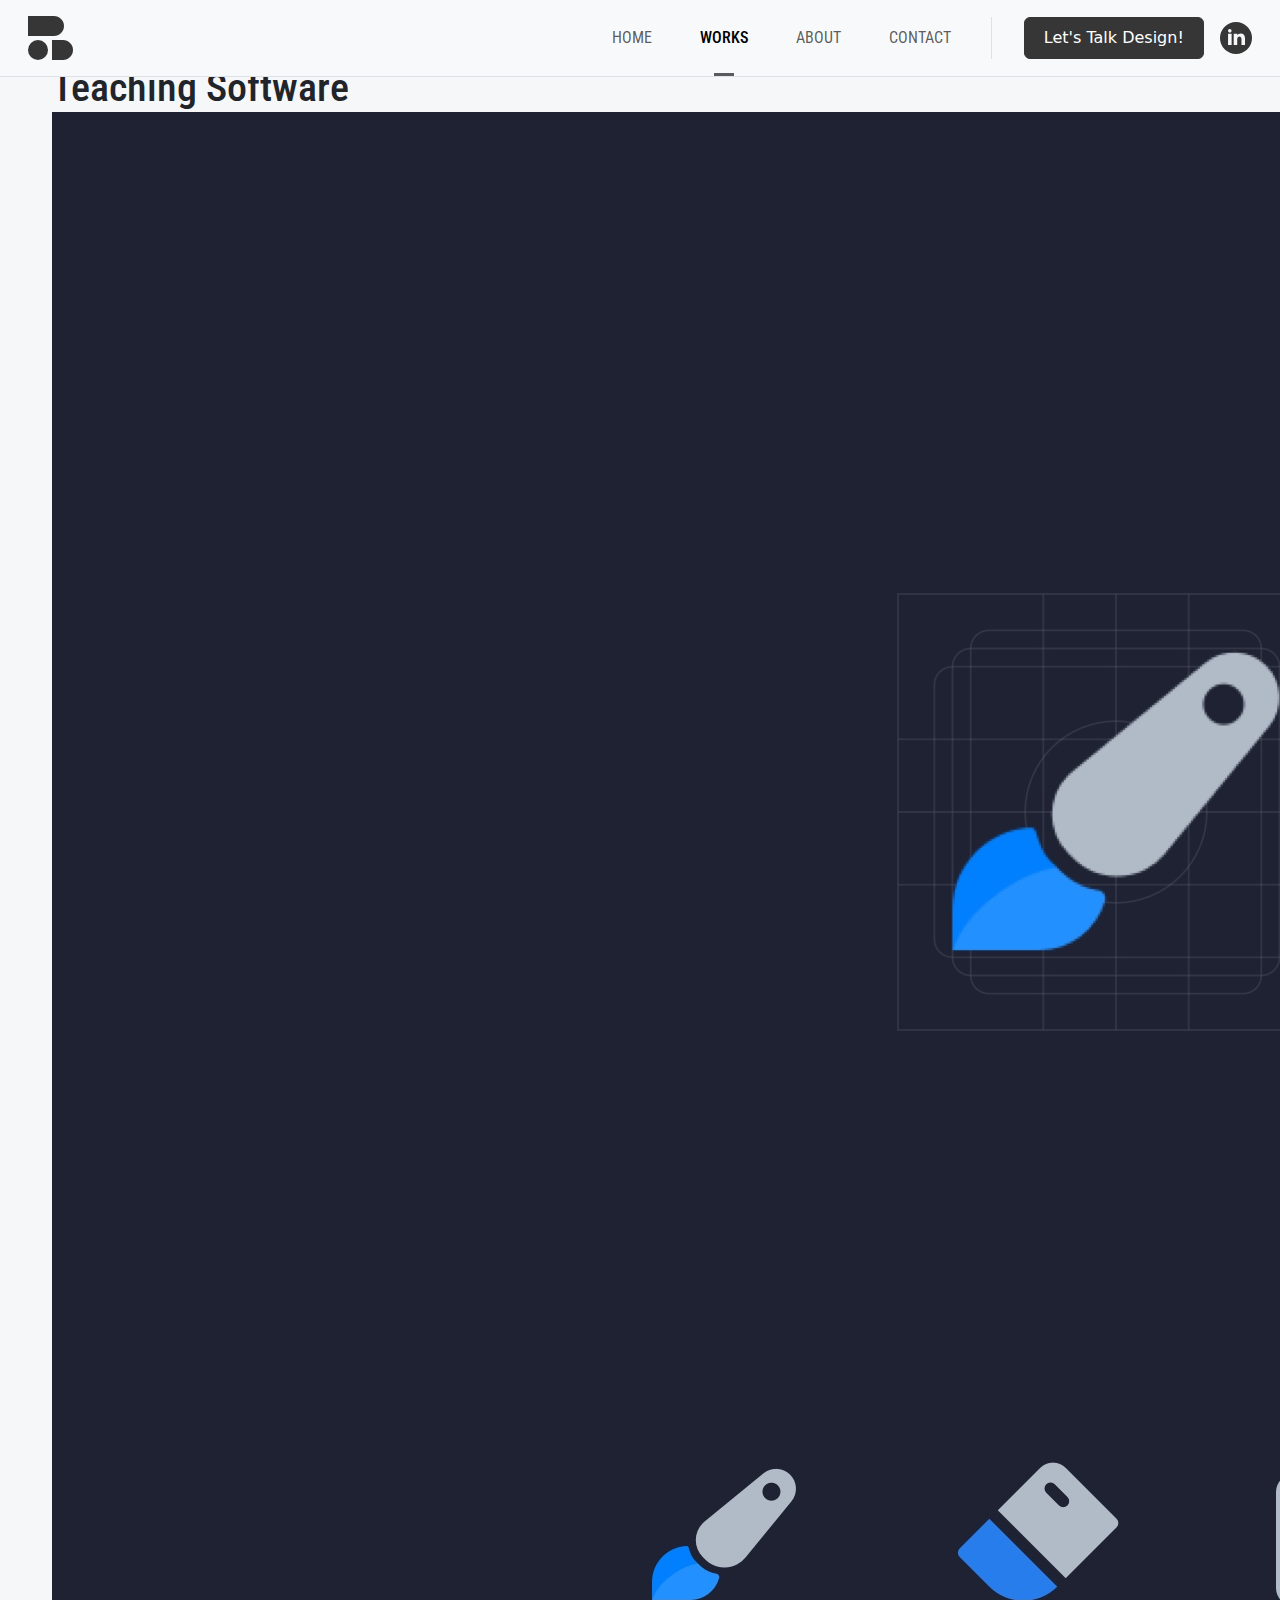
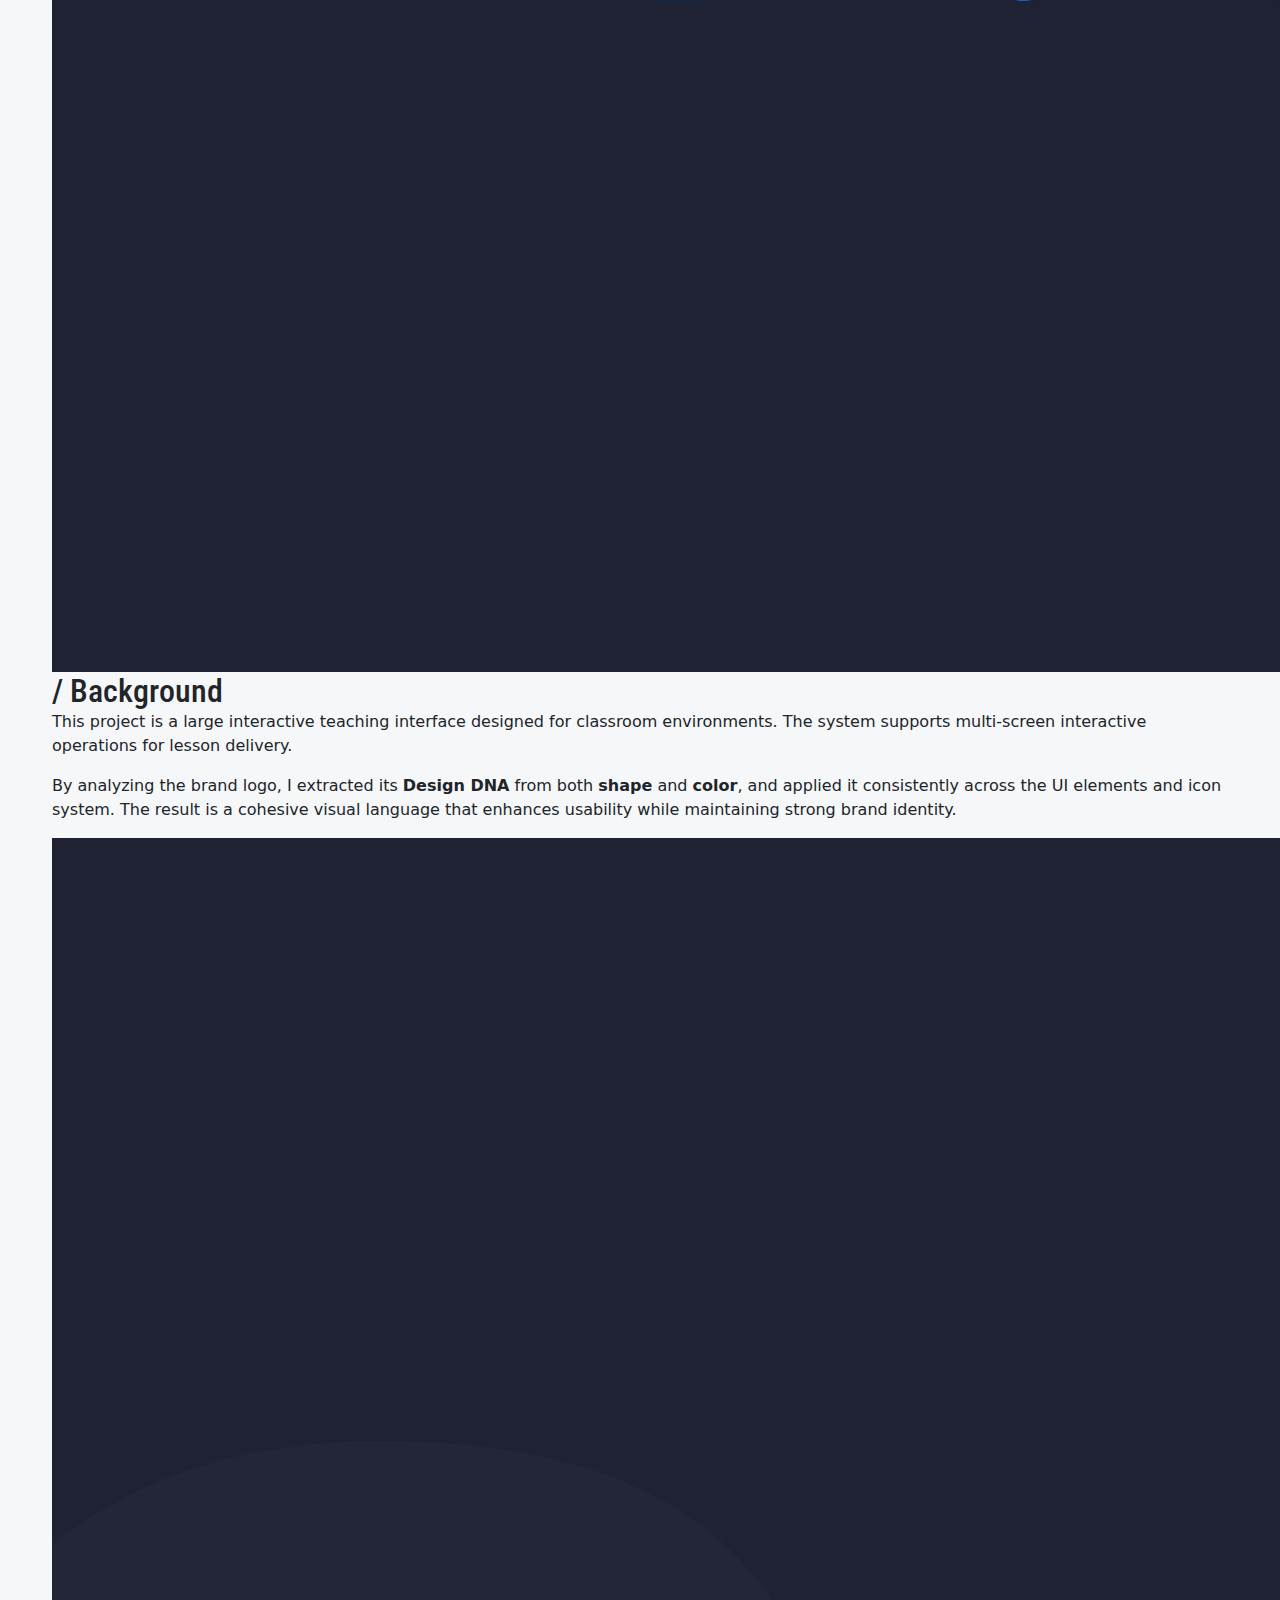
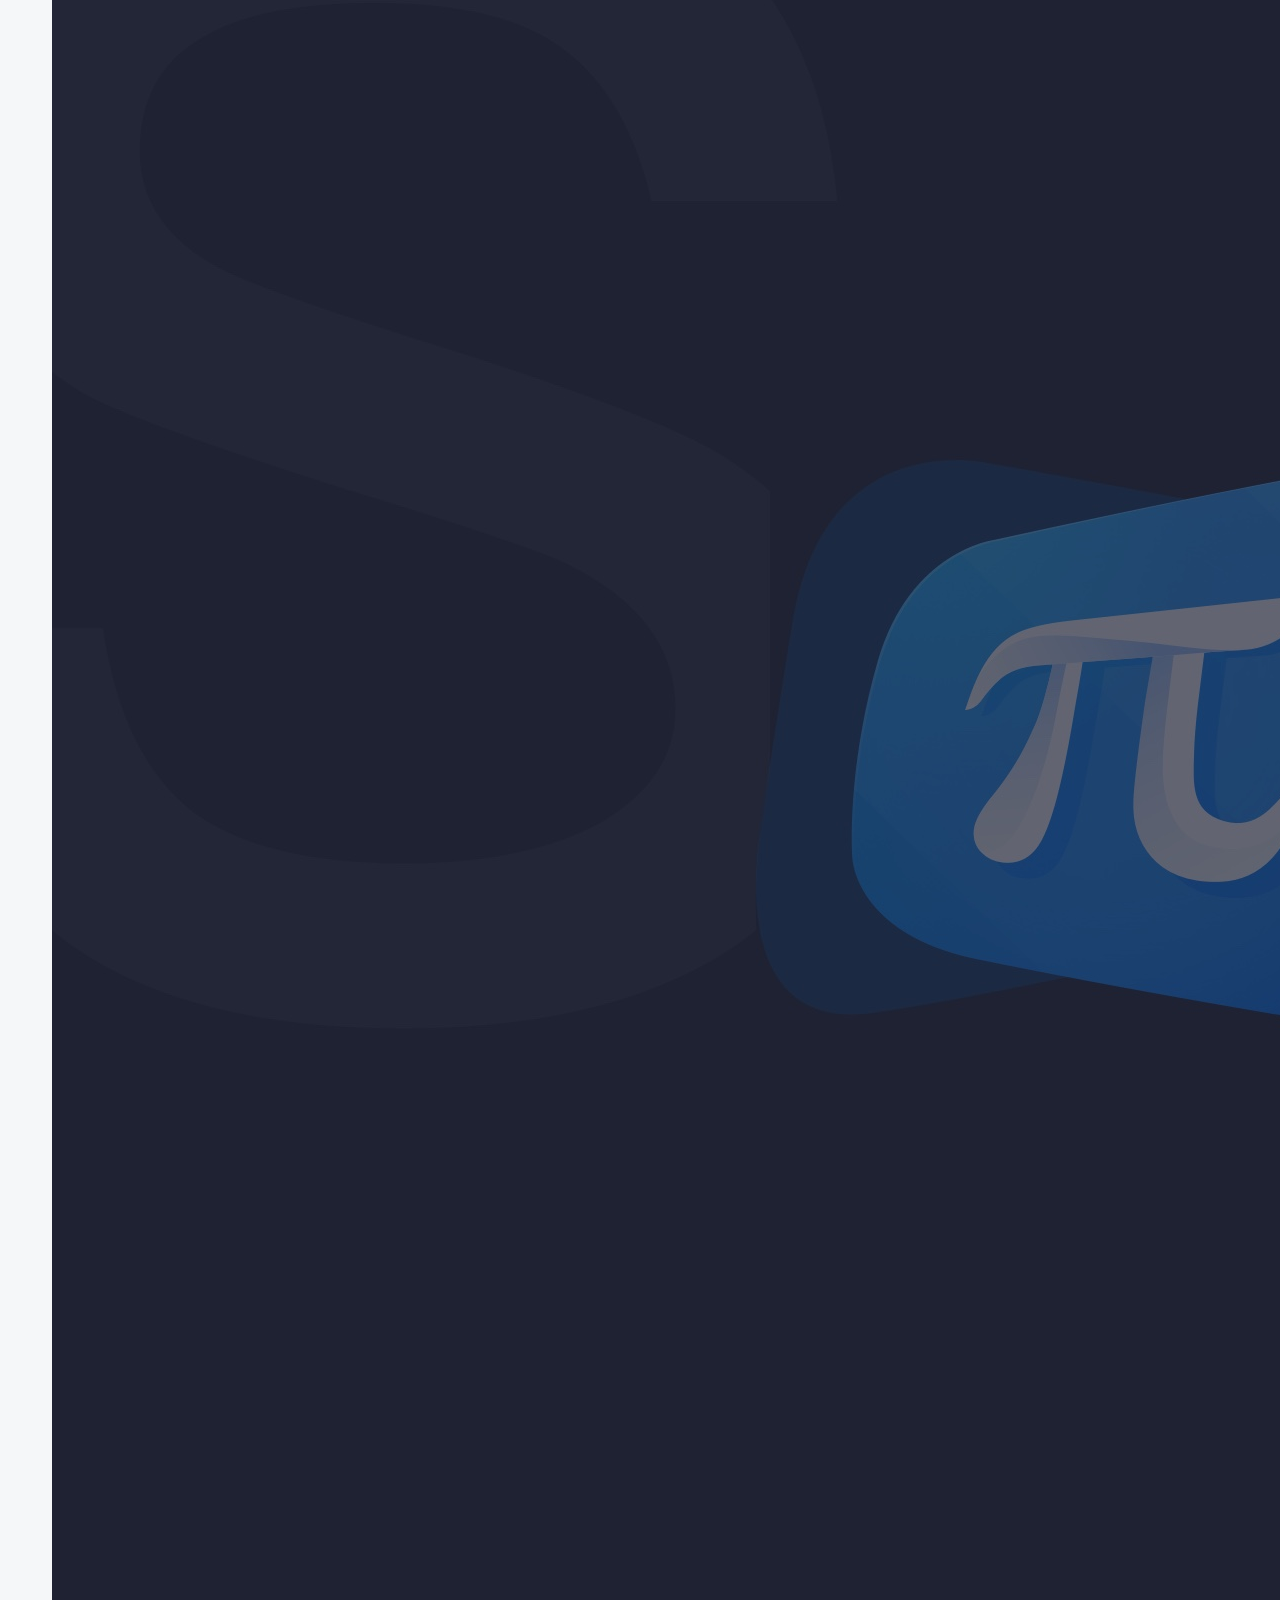
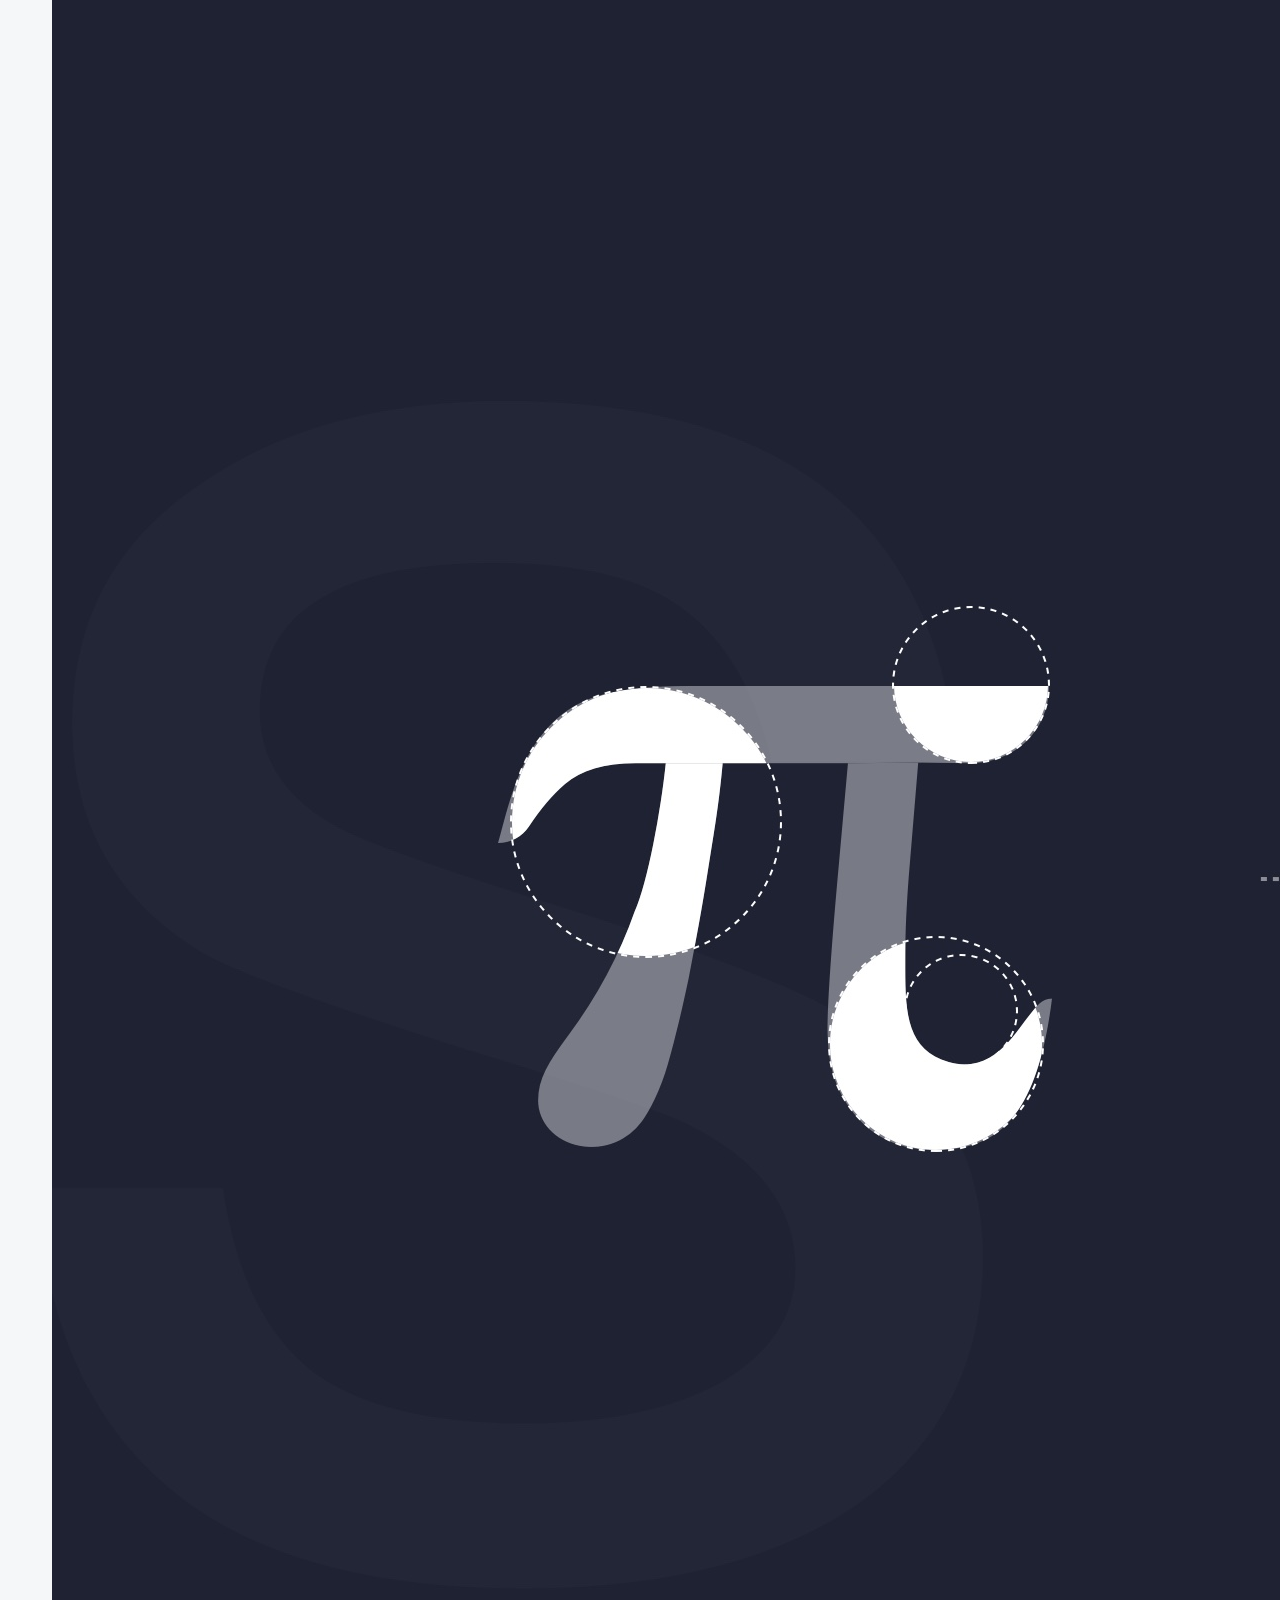
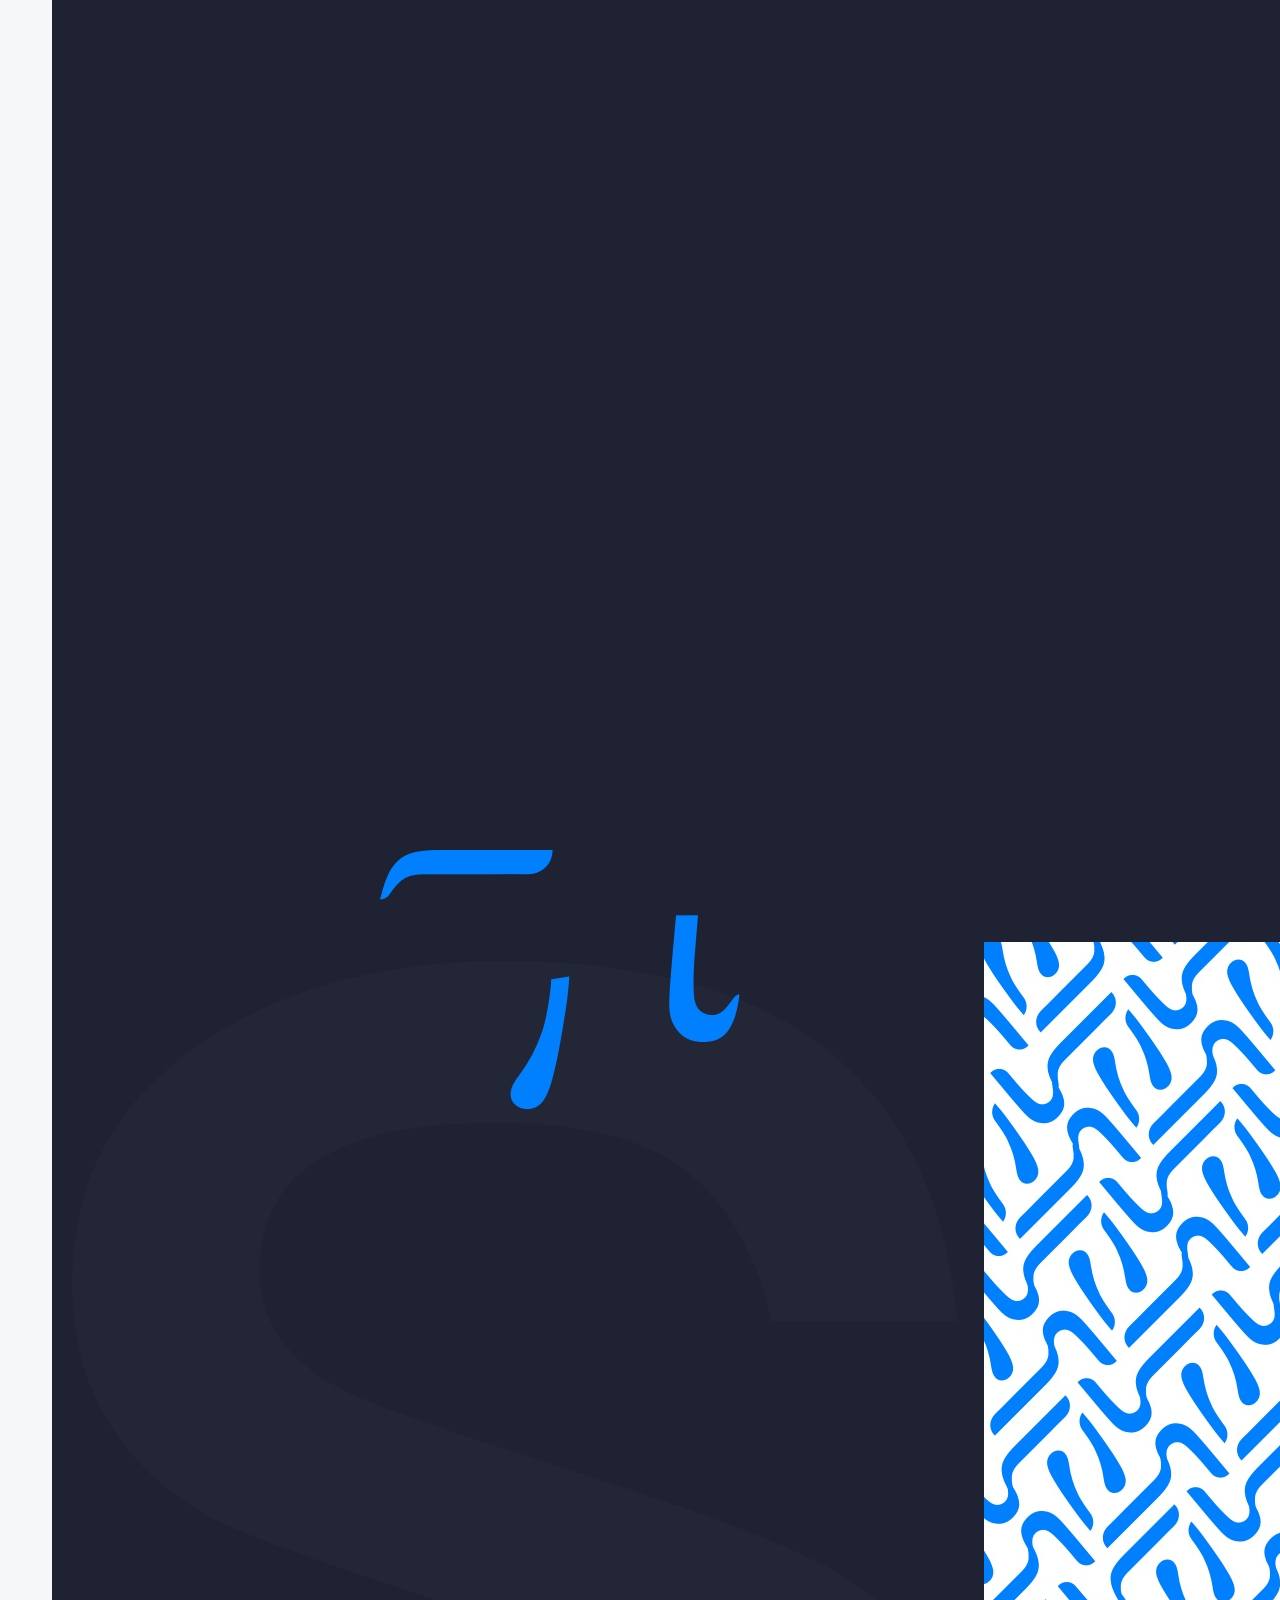
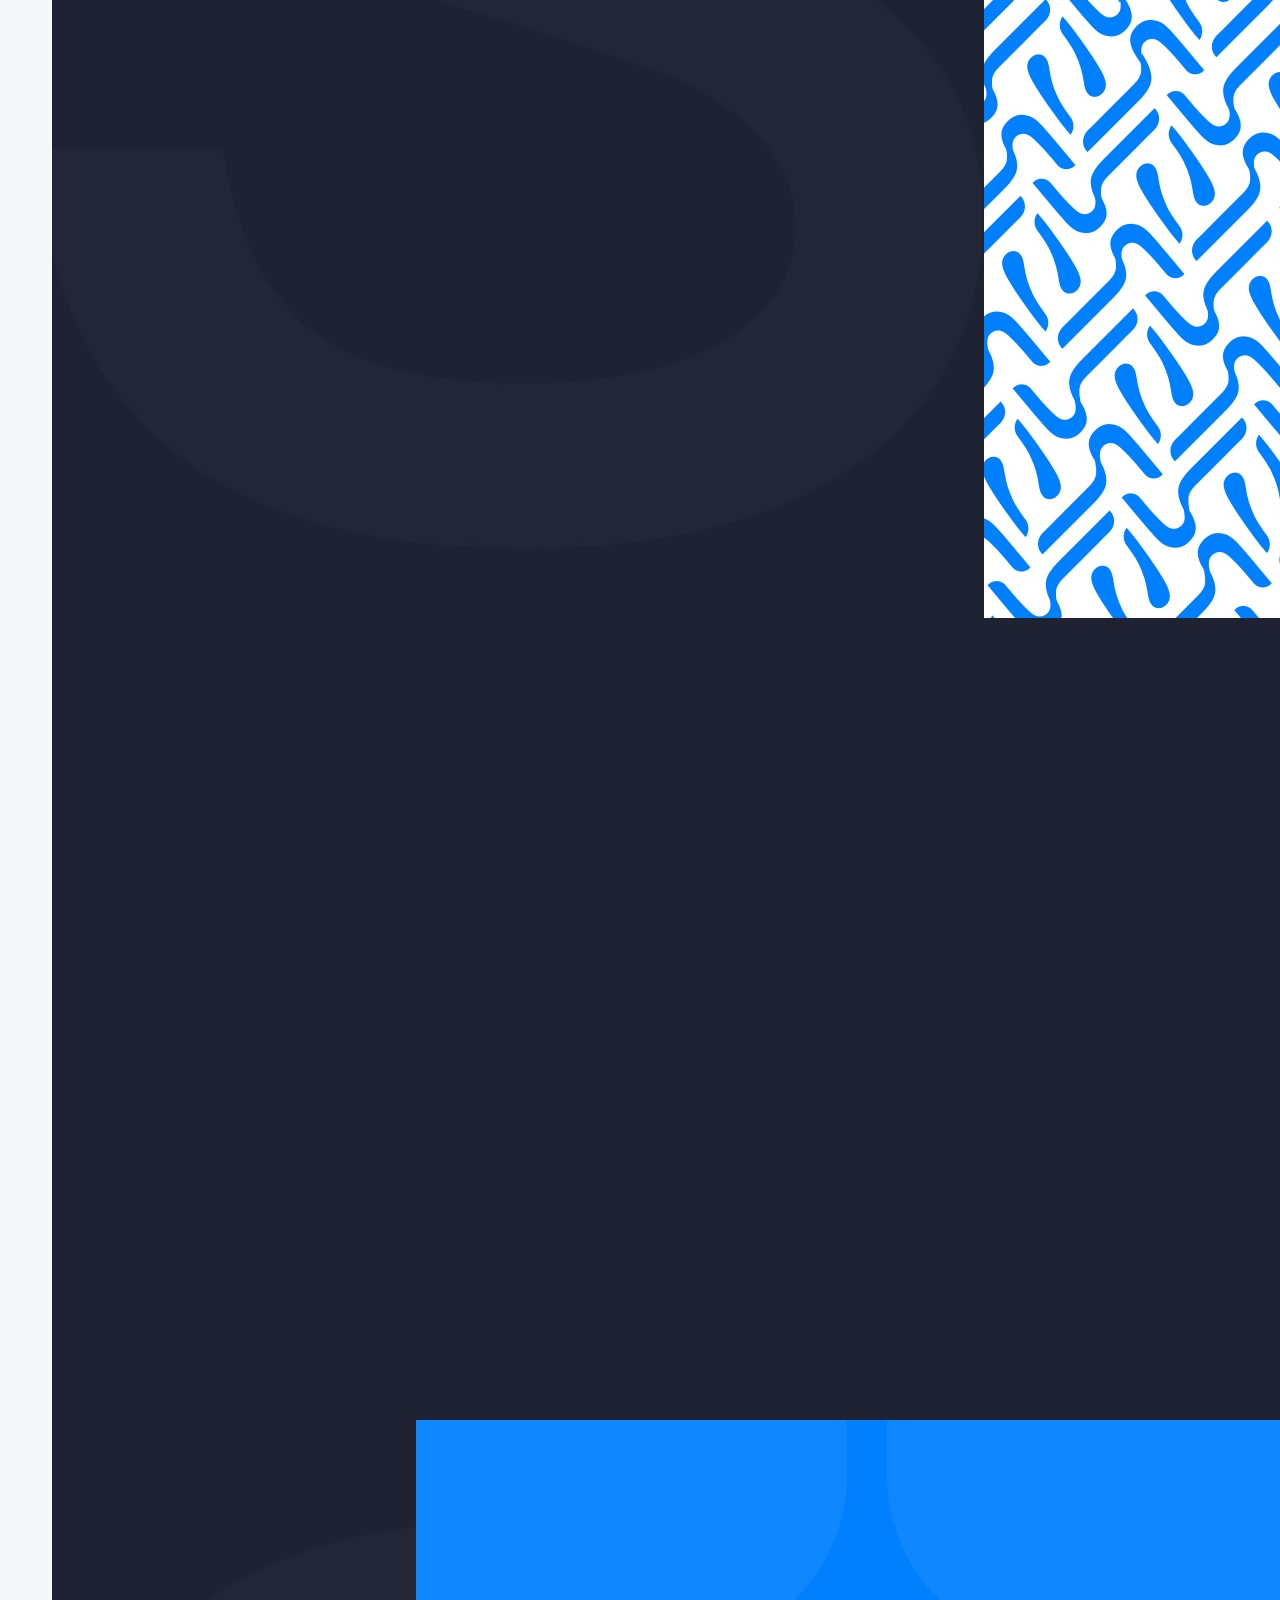
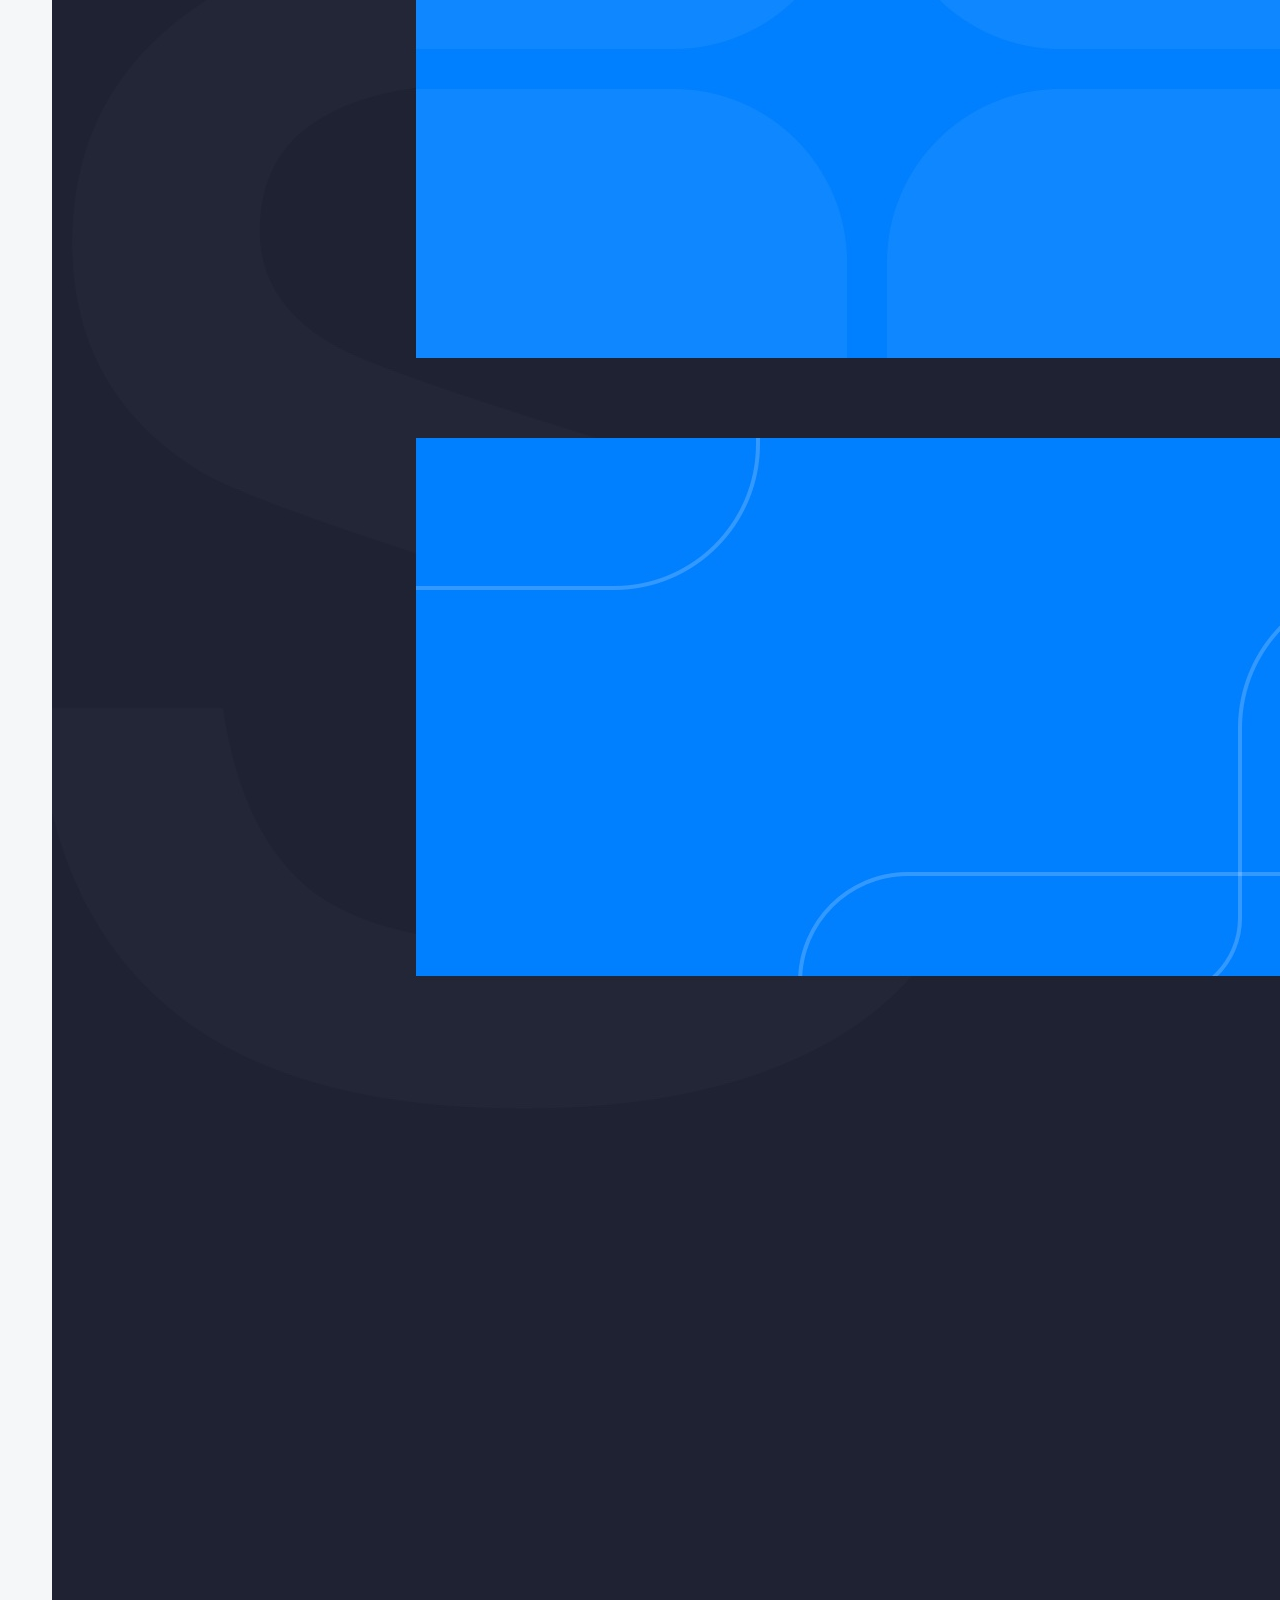
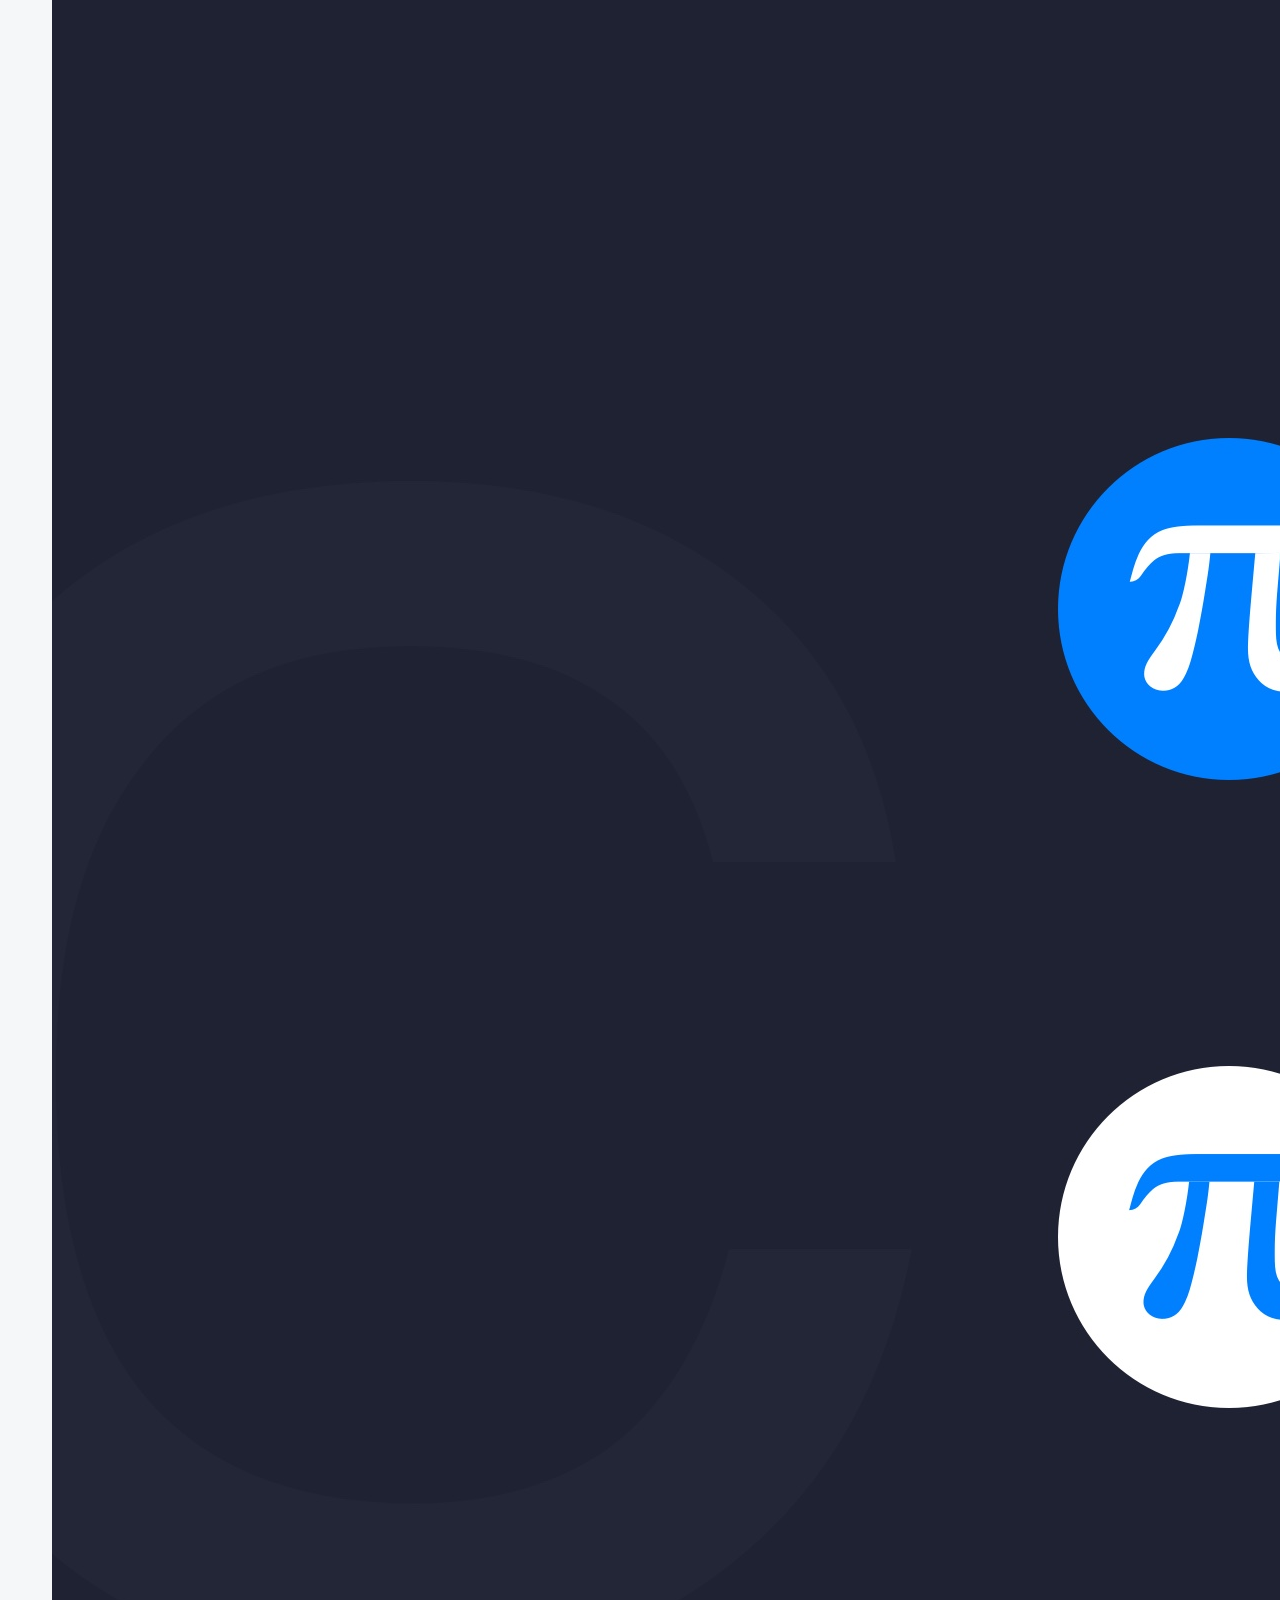
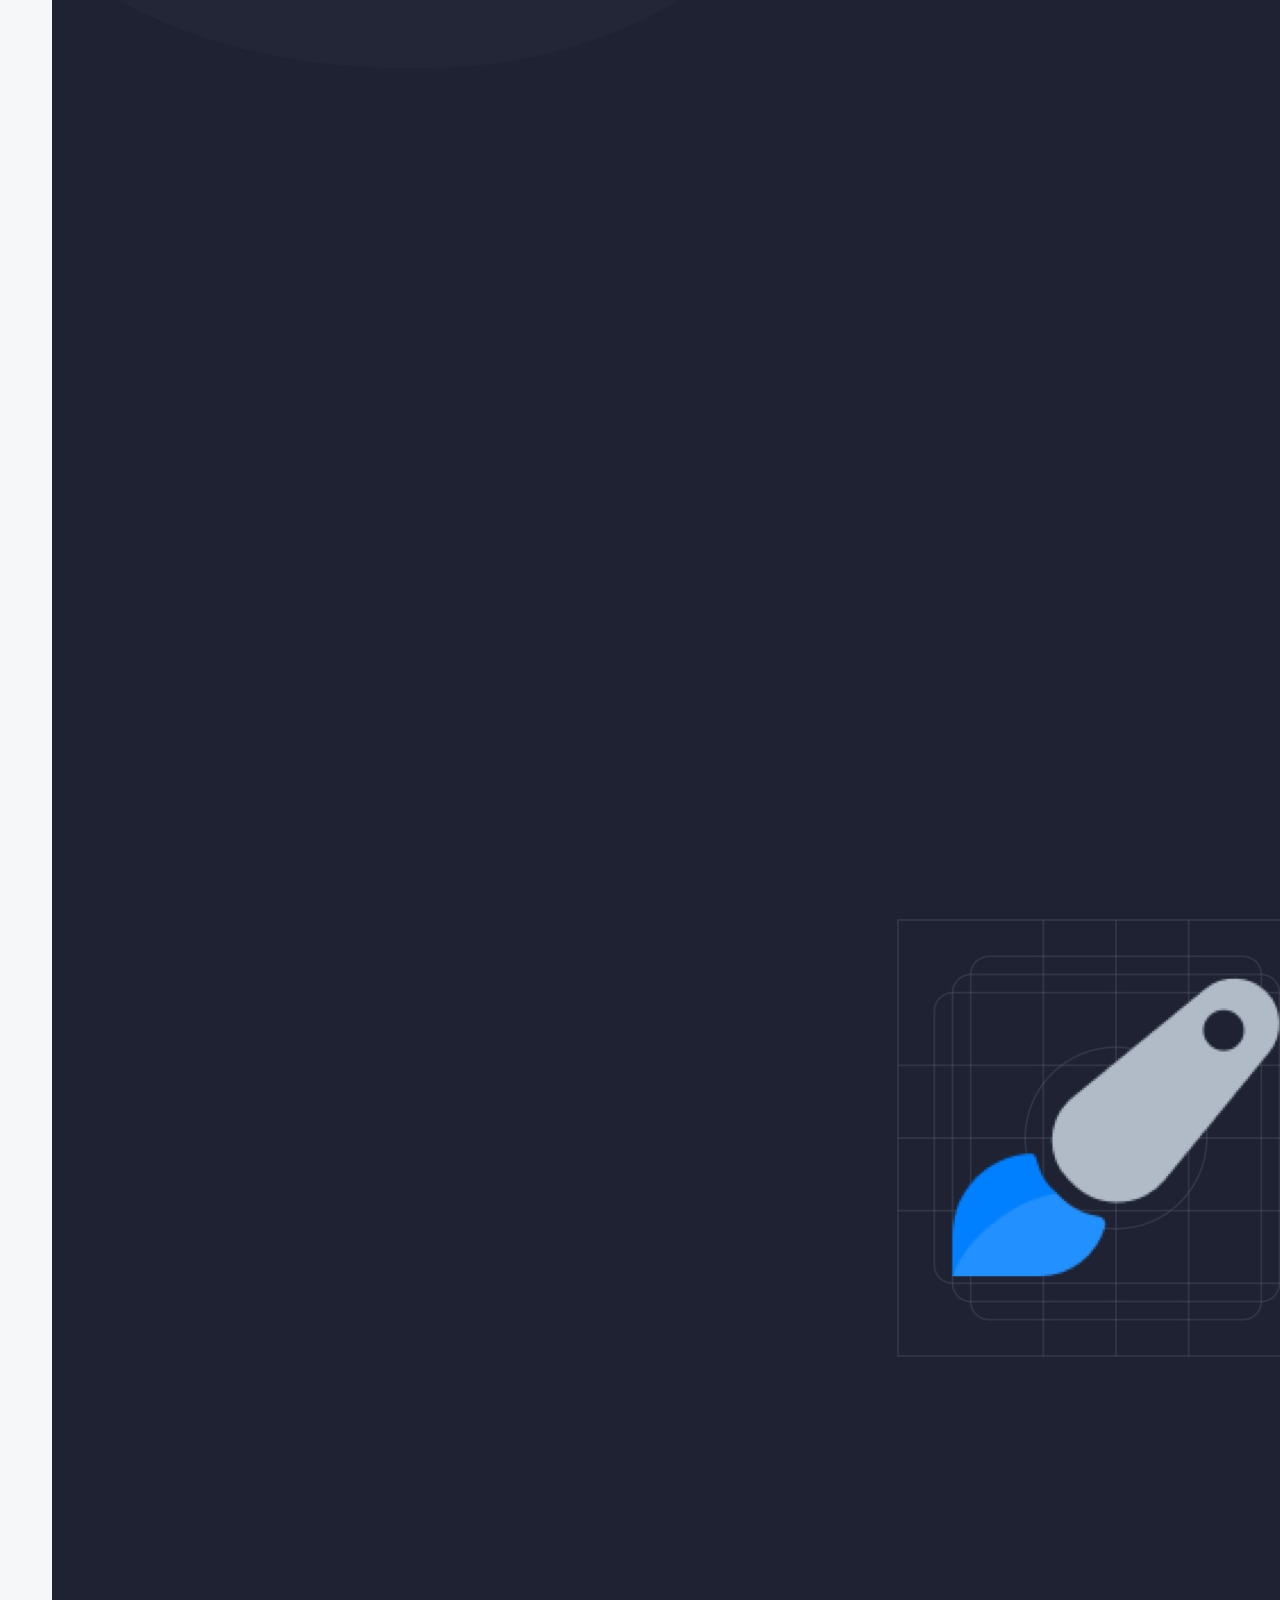
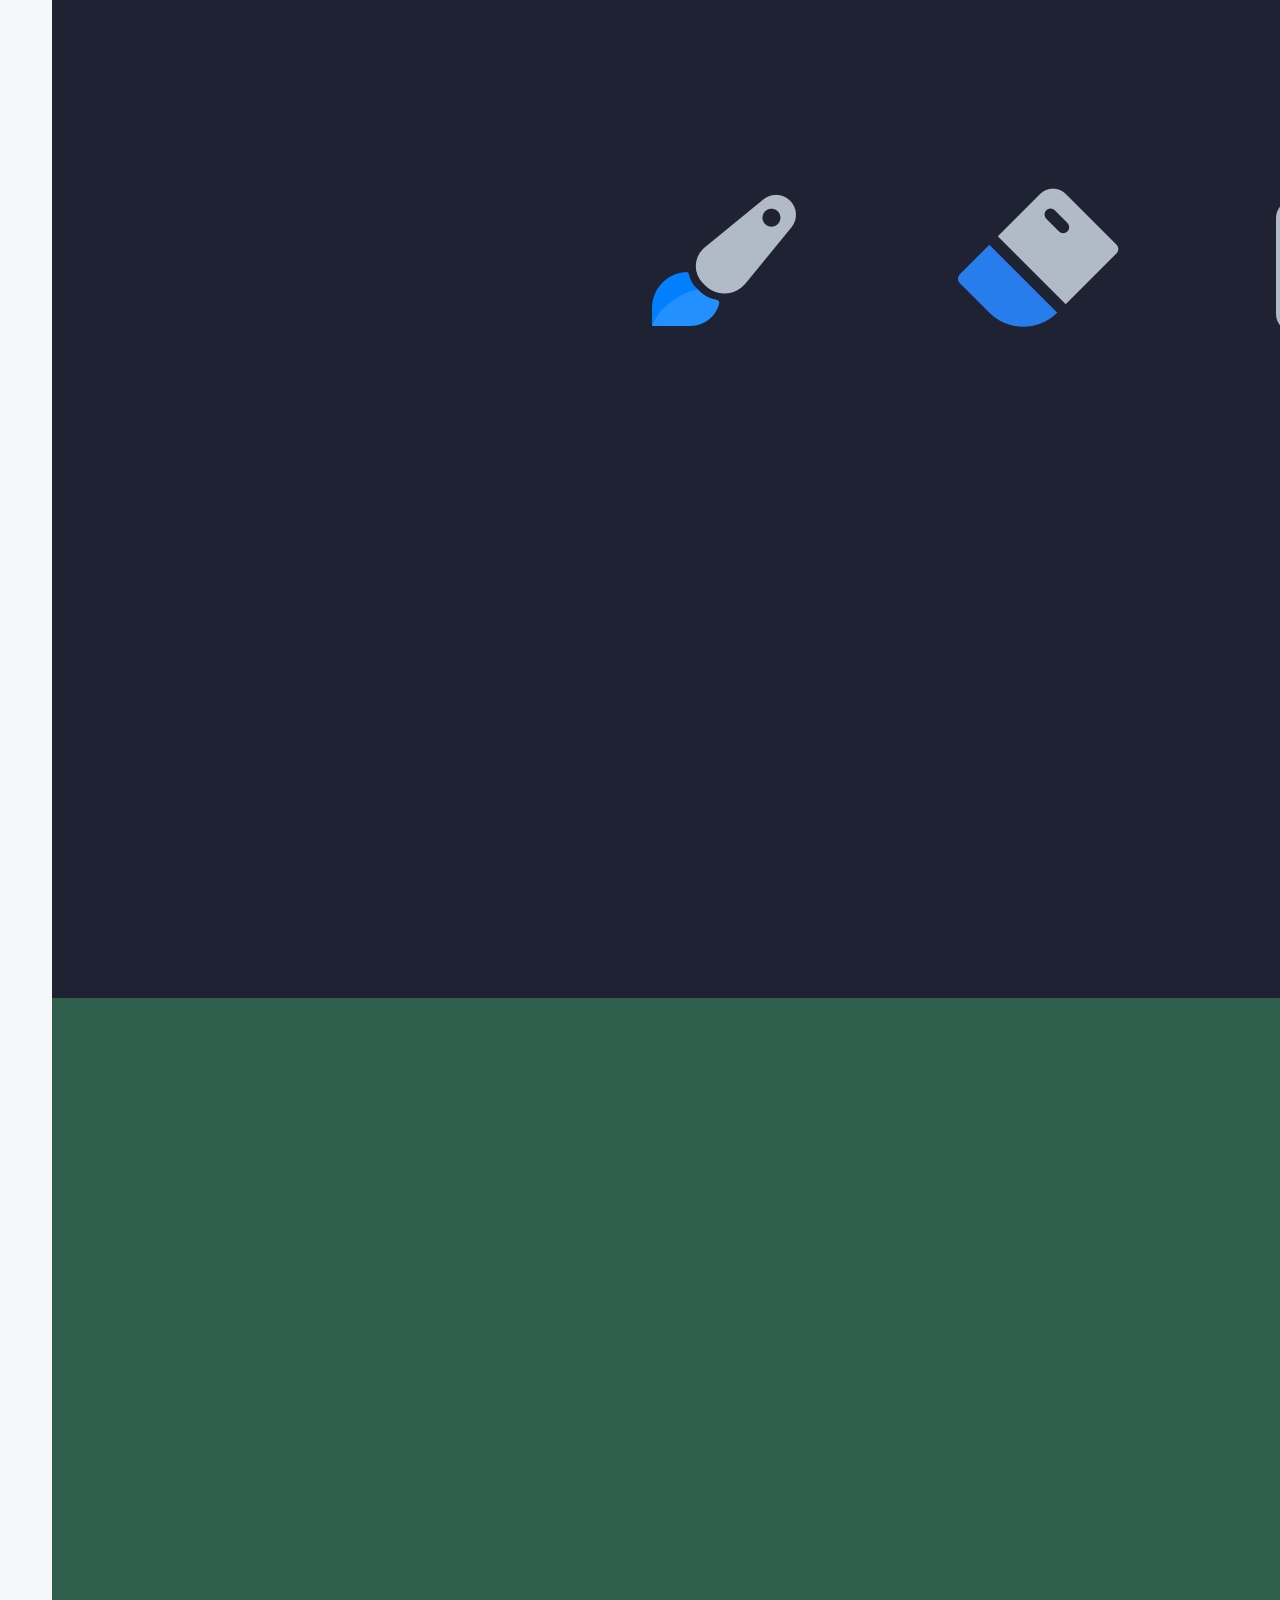
<file: teaching_software.html>
<!doctype html>
<html lang="en">

<head>
  <meta charset="utf-8">
  <meta name="viewport" content="width=device-width, initial-scale=1">
  <!-- reset link -->
  <link rel="stylesheet" href="./css/reset.css">
  <!-- google font -->
  <link rel="preconnect" href="https://fonts.googleapis.com">
  <link rel="preconnect" href="https://fonts.gstatic.com" crossorigin>
  <link
    href="https://fonts.googleapis.com/css2?family=DM+Serif+Display&family=Gilda+Display&family=Libre+Baskerville:ital,wght@0,400;0,700;1,400&family=Open+Sans:ital,wght@0,300..800;1,300..800&family=Roboto+Condensed:ital,wght@0,100..900;1,100..900&family=Roboto:ital,wght@0,100;0,300;0,400;0,500;0,700;0,900;1,100;1,300;1,400;1,500;1,700;1,900&family=Rubik+Glitch&family=Titan+One&family=Ubuntu:ital,wght@0,300;0,400;0,500;0,700;1,300;1,400;1,500;1,700&display=swap"
    rel="stylesheet">
  <!-- bootstrap css link -->
  <link href="https://cdn.jsdelivr.net/npm/bootstrap@5.3.3/dist/css/bootstrap.min.css" rel="stylesheet"
    integrity="sha384-QWTKZyjpPEjISv5WaRU9OFeRpok6YctnYmDr5pNlyT2bRjXh0JMhjY6hW+ALEwIH" crossorigin="anonymous">
    <!-- Animate css link -->
    <link rel="stylesheet" href="https://cdnjs.cloudflare.com/ajax/libs/animate.css/4.1.1/animate.min.css"/>
  <!-- custom css link -->
  <link rel="stylesheet" href="./css/main.css">
  <title>Works</title>
</head>
<body>
     <!-- adding skip links -->
  <div class="skip_link_container">
    <ul role="list" class="skip_links">
        <li><a role="link" href="#main">Skip to main</a></li>
    </ul>
</div>
  <header>
    <nav role="navigation" class="navbar navbar-expand-lg border-bottom bg-body-tertiary">
      <div class=" container-fluid">
        <!-- logo -->
        <div class="logo_container ms-2 p-2">
          <a role="link" class="navbar-logo" href="index.html">
            <img src="./images/logo.svg" alt="Logo">
          </a>
        </div>
        <!-- nav list -->
        <div class="collapse navbar-collapse" id="navbarNavAltMarkup">
          <!-- nav content -->
          <div class="navbar-nav fw-normal">
            <a role="link" class="nav-link" aria-current="page" href="index.html">HOME</a>
            <a role="link" class="nav-link  active fw-medium" href="works.html">WORKS</a>
            <a role="link" class="nav-link" href="about.html">ABOUT</a>
            <a role="link" class="nav-link" href="contact.html">CONTACT</a>
          </div>
        </div>
        <!-- Hamburger -->
        <div class="hamburger me-2">
            <img src="./images/mobile_menu.svg" alt="mobile_menu">
        </div>
        <!-- mobile menu -->
        <div role="list" class="mobile_menu">
          <ul>
            <li role="listitem" class="border-bottom py-3">
              <a role="link" class="text-decoration-none text-dark" href="index.html">Home
              <img class="pe-4" src="./images/arrow-upright.svg" alt="arrow-upright"></a>
            </li>
            <li role="listitem" class="border-bottom py-3">
              <a role="link" class="text-decoration-none text-dark" href="works.html">Works
              <img class="pe-4" src="./images/arrow-upright.svg" alt="arrow-upright"></a>
            </li>
            <li role="listitem" class="border-bottom py-3">
              <a role="link" class="text-decoration-none text-dark" href="about.html">About
              <img class="pe-4" src="./images/arrow-upright.svg" alt="arrow-upright"></a>
            </li>
            <li role="listitem" class="border-bottom py-3">
              <a role="link" class="text-decoration-none text-dark" href="contact.html">Contact
              <img class="pe-4" src="./images/arrow-upright.svg" alt="arrow-upright"></a>
            </li>
          </ul>
          <div class="contact_info my-5">
            <a role="link" class="btn btn-primary mb-3" href="contact.html">Let's Talk Design!</a>
            <p class="">bai00038@algonquinlive.com</p>
          </div>
        </div>
        <!-- content on the right -->
        <div class="header_right_container border-start">
          <a role="link" class="btn btn-primary" href="contact.html">Let's Talk Design!</a>
          <a role="link" class="nav-link px-3" target="_blank" href="https://www.linkedin.com/in/wsbaibing/">
            <img src="./images/LinkedIn.svg" alt="LinkedIn">
          </a>
        </div>
        </div>
    </nav>
  </header>
  <main>
    <div class="container-fluid">
      <!-- title -->
      <h1 class="ux-portfolio-title">Teaching Software</h1>
      <!-- cover image -->
      <img class="ux-portfolio-cover" src="./images/teaching_software/Teaching_S_design@2x.jpg" alt="cover">
    </div>
    <!-- 01 background -->
    <div class="container-fluid">
      <h2 class="ux-portfolio-section-title">/ Background</h2>
      <p class="ux-portfolio-paragraph">This project is a large interactive teaching interface designed for classroom environments. The system supports multi-screen interactive operations for lesson delivery.</p>

        <P class="ux-portfolio-paragraph">By analyzing the brand logo, I extracted its <strong>Design DNA</strong> from both <strong>shape</strong> and <strong>color</strong>, and applied it consistently across the UI elements and icon system.
        
        The result is a cohesive visual language that enhances usability while maintaining strong brand identity.</p>

      <img class="ux-portfolio-cover" src="./images/teaching_software/Teaching_S_shape_1@2x.jpg" alt="logo">
      <br>
      <img class="ux-portfolio-cover" src="./images/teaching_software/Teaching_S_shape_2@2x.jpg" alt="logo_DNA">
      <br>
      <img class="ux-portfolio-cover" src="./images/teaching_software/Teaching_S_shape_3@2x.jpg" alt="logo_DNA_texture">
      <br>
      <img class="ux-portfolio-cover" src="./images/teaching_software/Teaching_S_shape_4@2x.jpg" alt="logo_DNA_apply">
      <br>
      <img class="ux-portfolio-cover" src="./images/teaching_software/Teaching_S_color@2x.jpg" alt="logo_color">          
      <br>
      <img class="ux-portfolio-cover" src="./images/teaching_software/Teaching_S_design@2x.jpg" alt="icon_design">
      <br>
      <img class="ux-portfolio-cover" src="./images/teaching_software/Teaching_S_showcase@2x.jpg" alt="showcase">
    </div>
    

    <!-- thank you -->
     <div>
      <h2 class="ux-portfolio-section-title">Thanks for watching!</h2>
            <p class="ux-portfolio-paragraph">Explore my next project → <a href="dashboard.html" class="ux-portfolio-link"><strong>Dashboard</strong></a></p>
            <p class="ux-portfolio-paragraph">Browse more projects → <a href="works.html" class="ux-portfolio-link"><strong>Browse More Projects</strong></a></p>
     </div>
  </main>
  <!-- footer -->
  <footer>
    <div class="footer_container border-top border-secondary mt-5">
      <div class="social_media mt-5">
        <a role="link" href="https://www.behance.net/" target="_blank">
          <img src="./images/footer_behance.svg" alt="behance">
        </a>
        <a role="link" href="https://www.linkedin.com/in/wsbaibing/" target="_blank">
          <img src="./images/footer_linkedin.svg" alt="linkedIn">
        </a>
        <a role="link" href="https://dribbble.com/Ivy_Bai" target="_blank">
          <img src="./images/footer_dribbble.svg" alt="dribbble">
        </a>
      </div>
      <div role="navigation" class="fs-6 footer_nav mt-4">
        <a role="link" class="text-secondary-emphasis text-decoration-underline" href="index.html">Home</a>
        <a role="link" class="text-secondary-emphasis text-decoration-underline" href="works.html">Works</a>
        <a role="link" class="text-secondary-emphasis text-decoration-underline" href="about.html">About</a>
        <a role="link" class="text-secondary-emphasis text-decoration-underline" href="contact.html">Contact</a>
    </div>
      <div class="copyright mt-4">
        <span>&copy; 2025 Bing Bai. All rights reserved.</span>
      </div>
      <div class="email_address mb-5">
        <a role="link" class="text-secondary-emphasis" href="gmail.com">emailaddress@algonquinlive.com</a>
      </div>
    </div>
  </footer>
  <!-- bootstrap js link -->
  <script src="https://cdn.jsdelivr.net/npm/bootstrap@5.3.3/dist/js/bootstrap.bundle.min.js"
    integrity="sha384-YvpcrYf0tY3lHB60NNkmXc5s9fDVZLESaAA55NDzOxhy9GkcIdslK1eN7N6jIeHz"
    crossorigin="anonymous"></script>
    <script src="./js/main.js"></script>
</body>
</html>
</file>
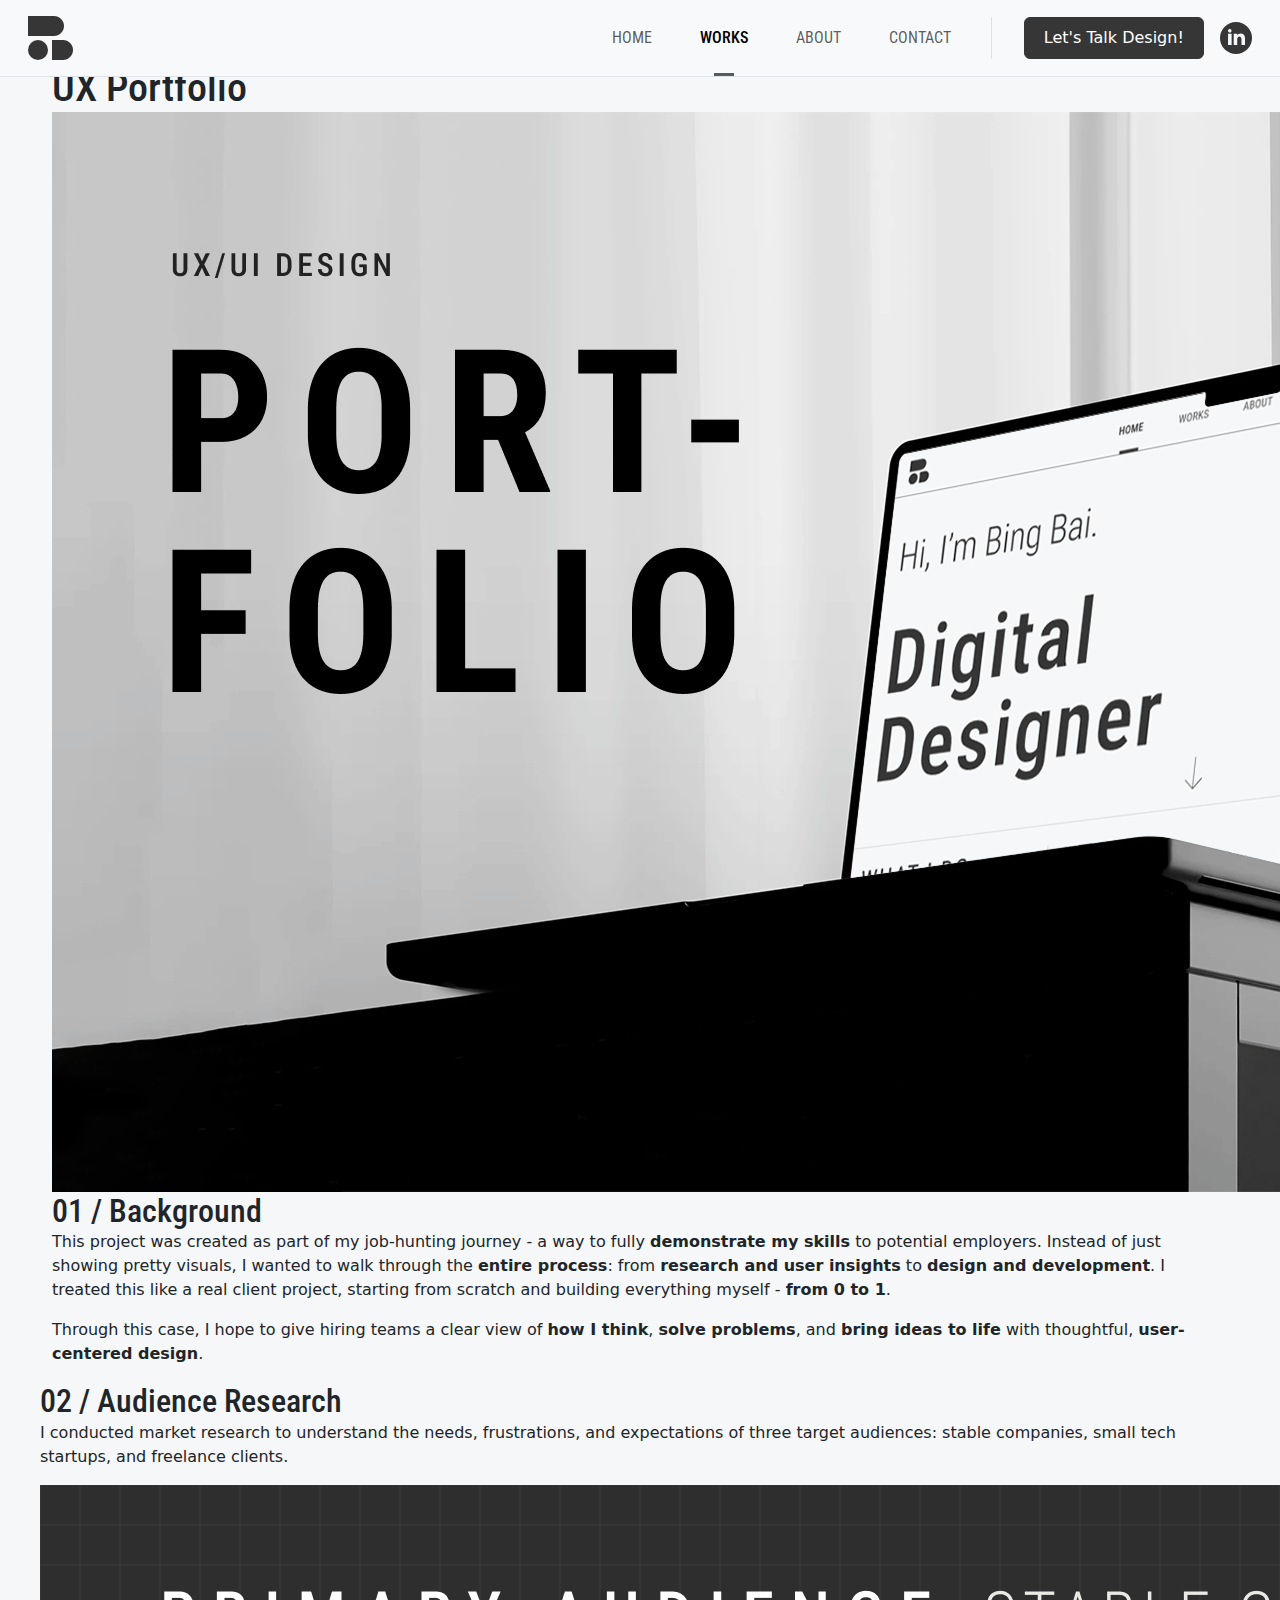
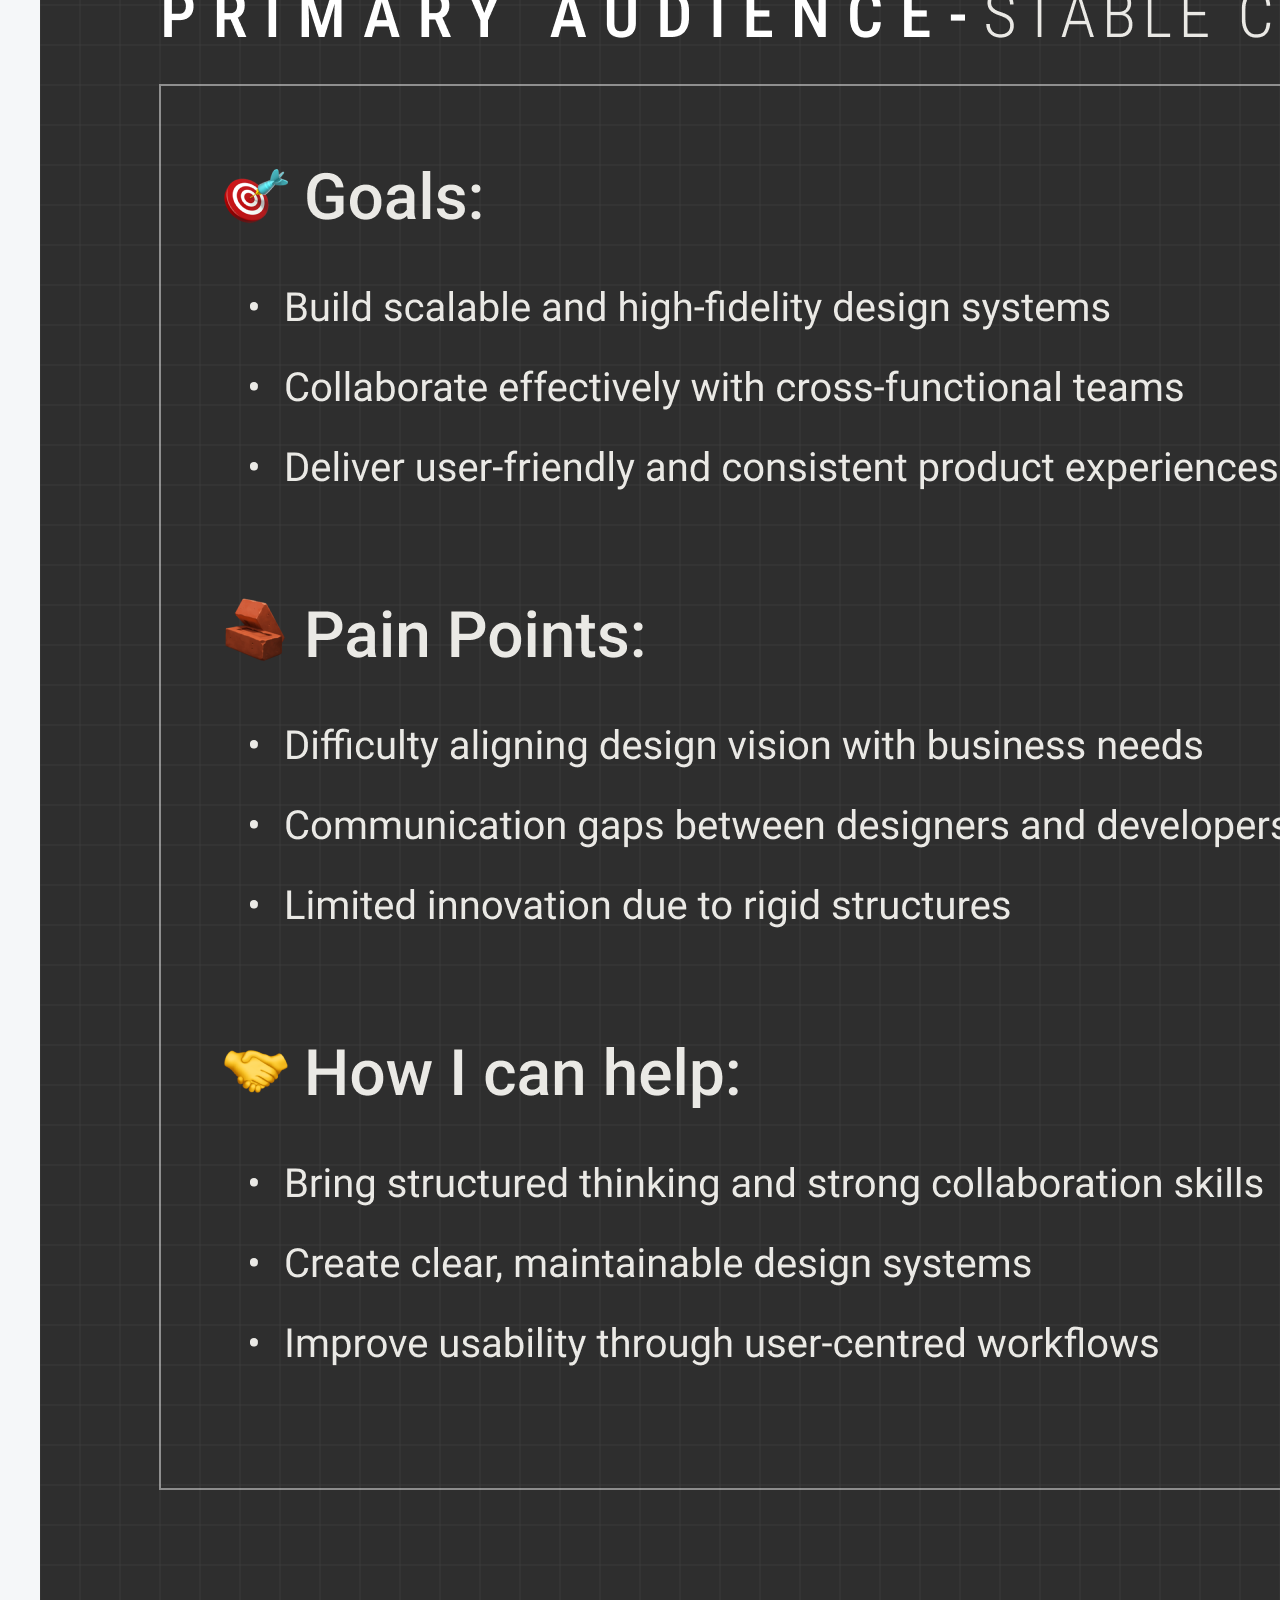
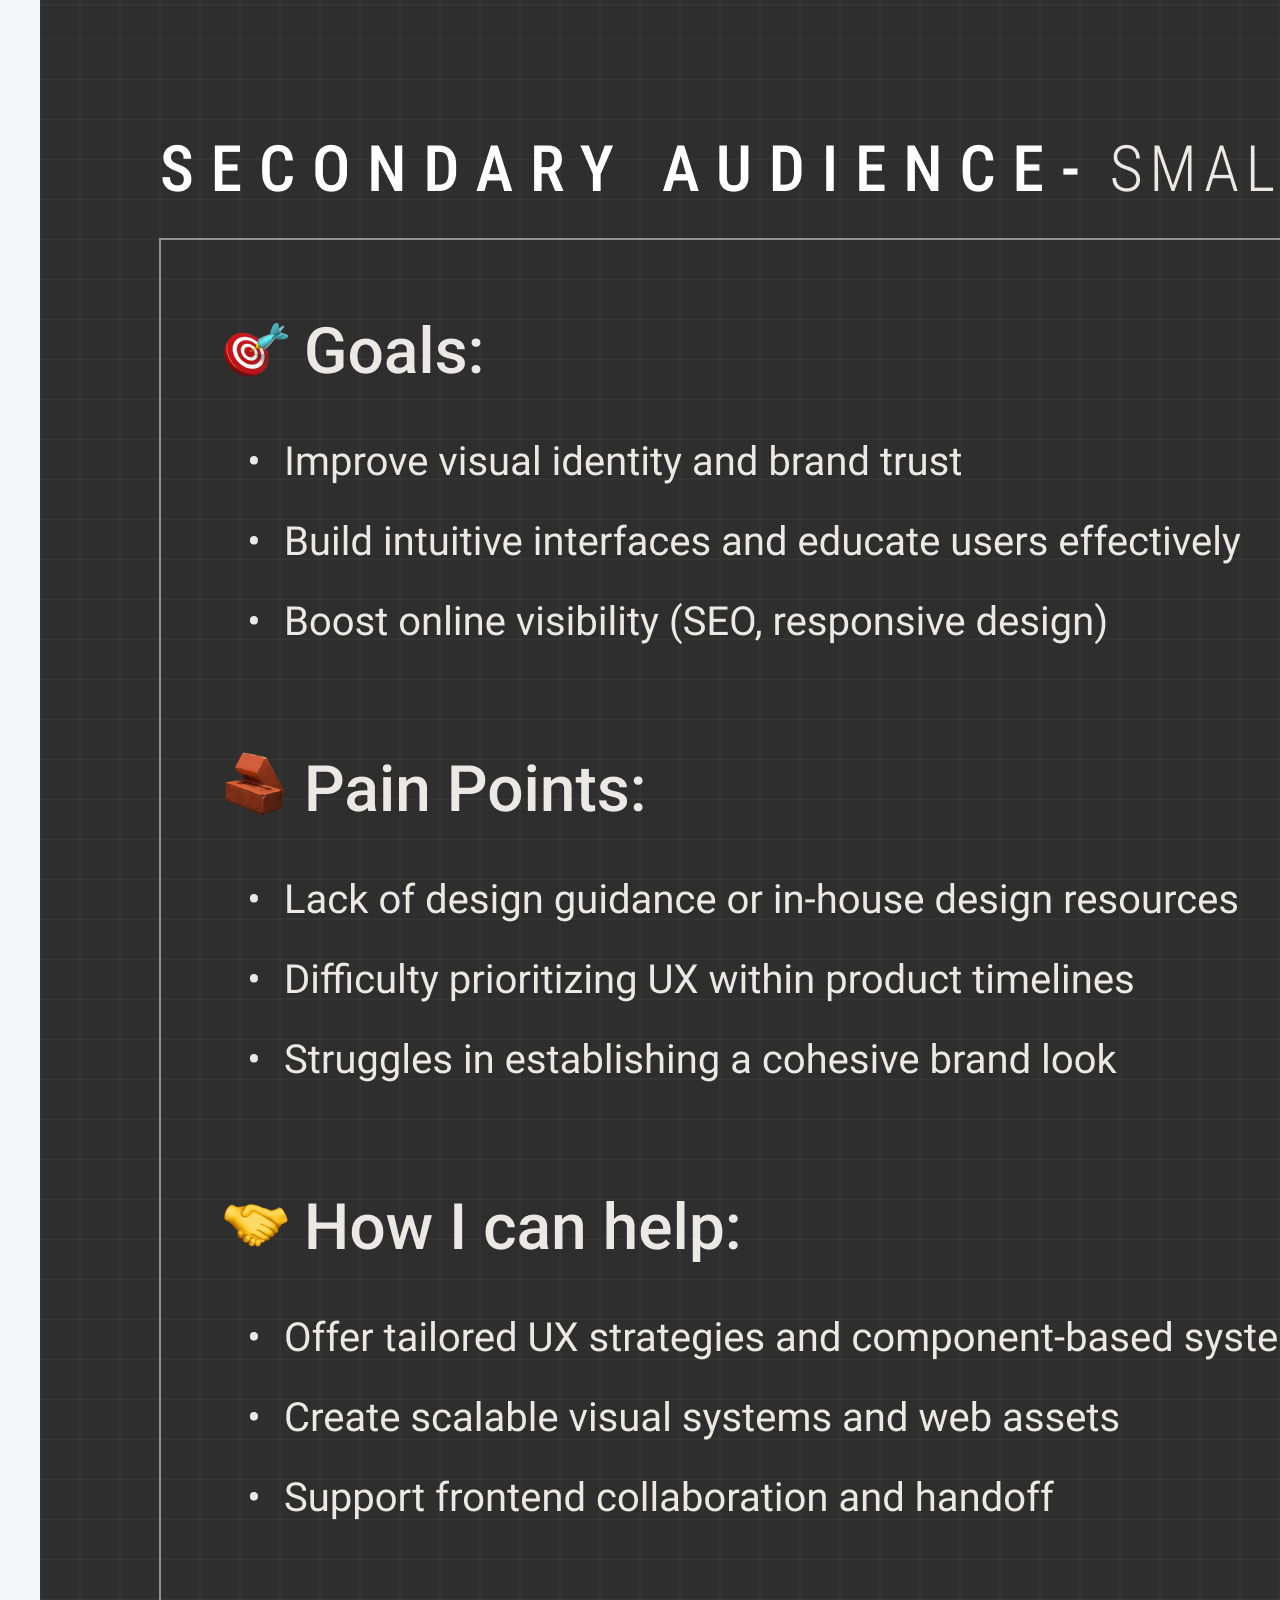
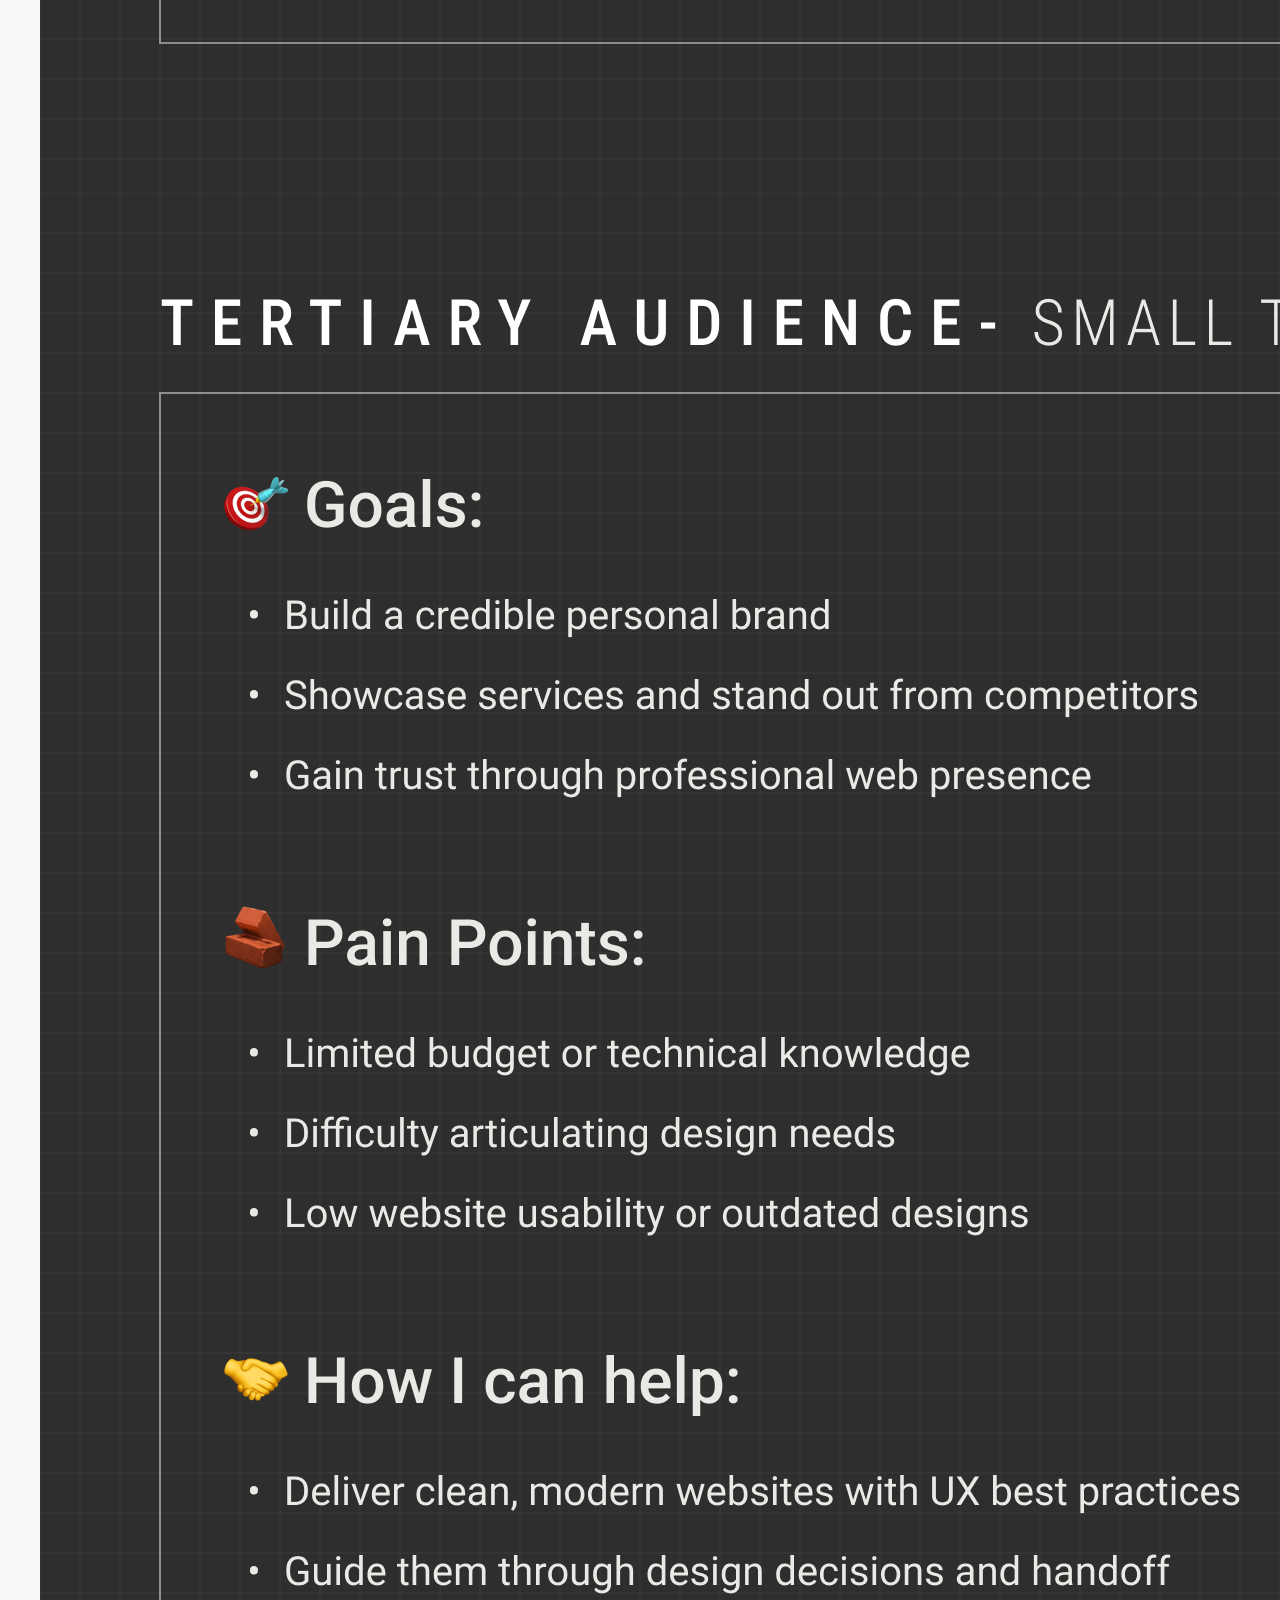
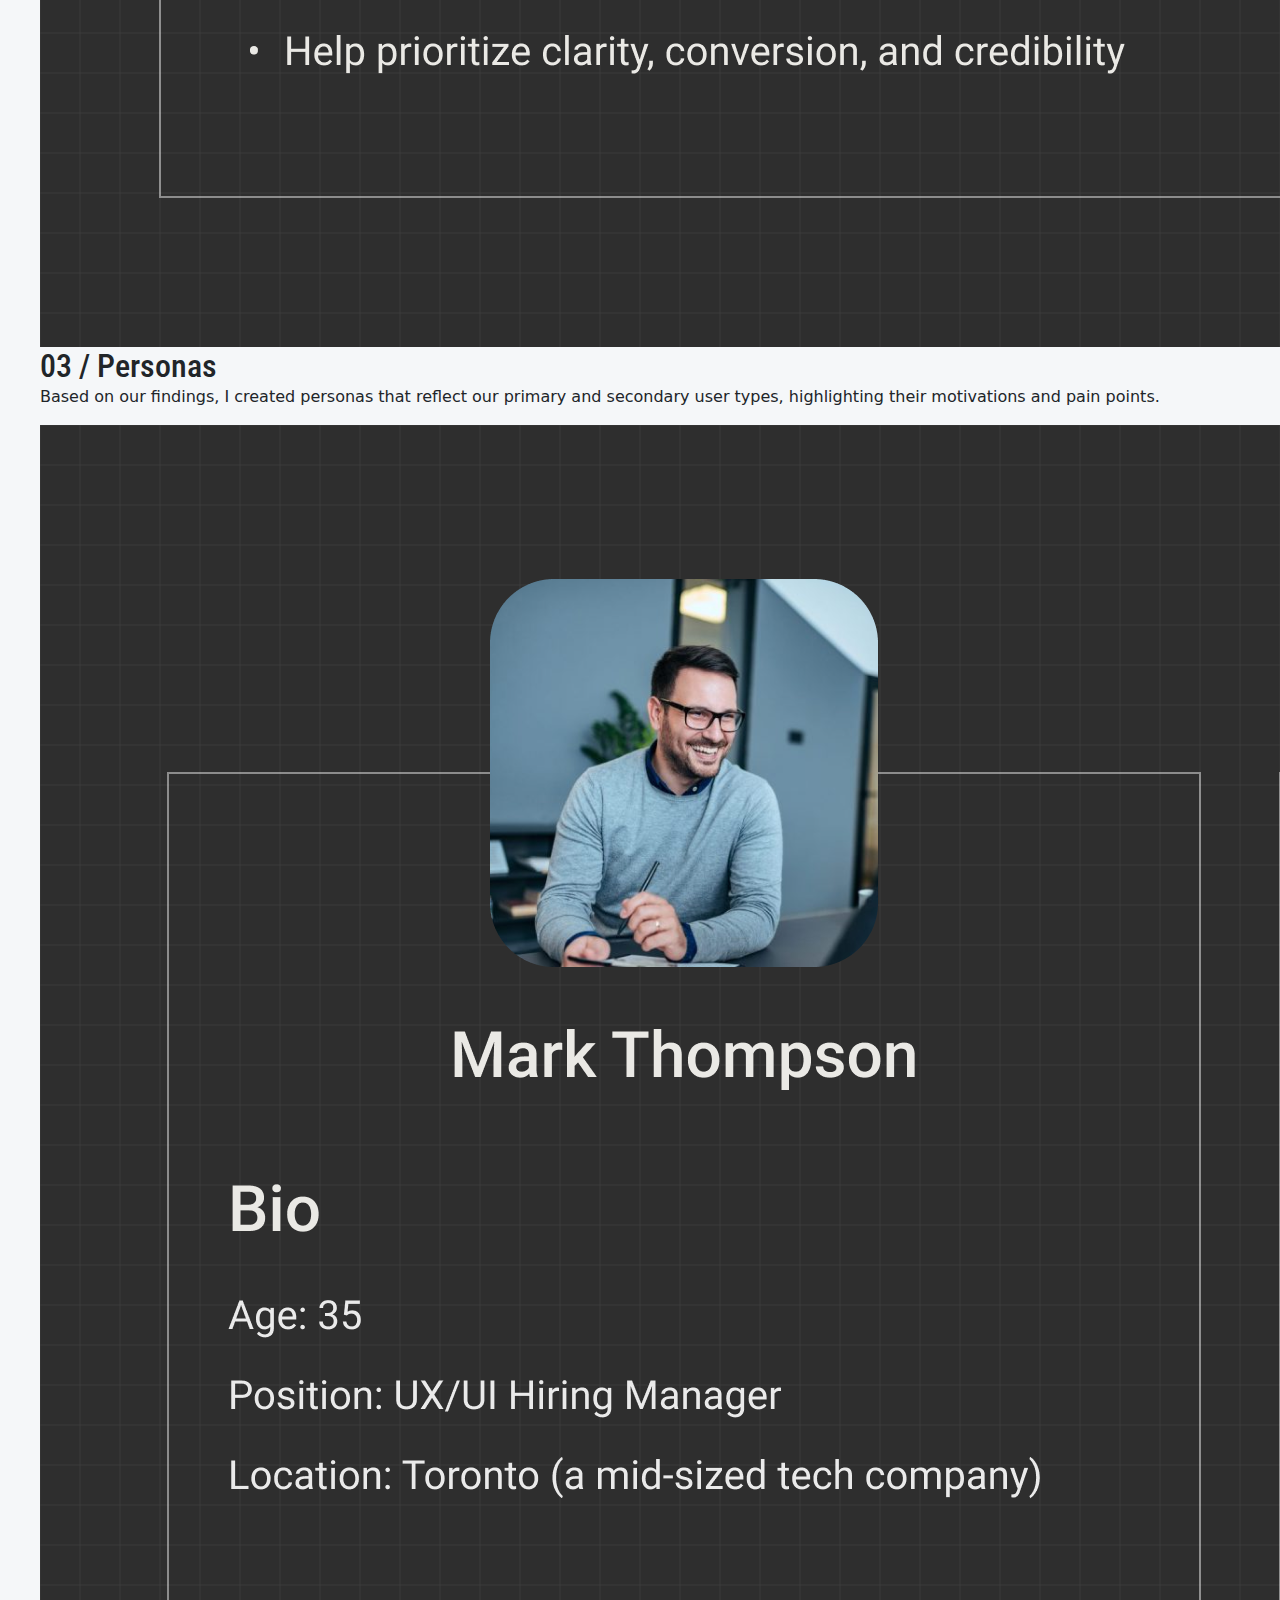
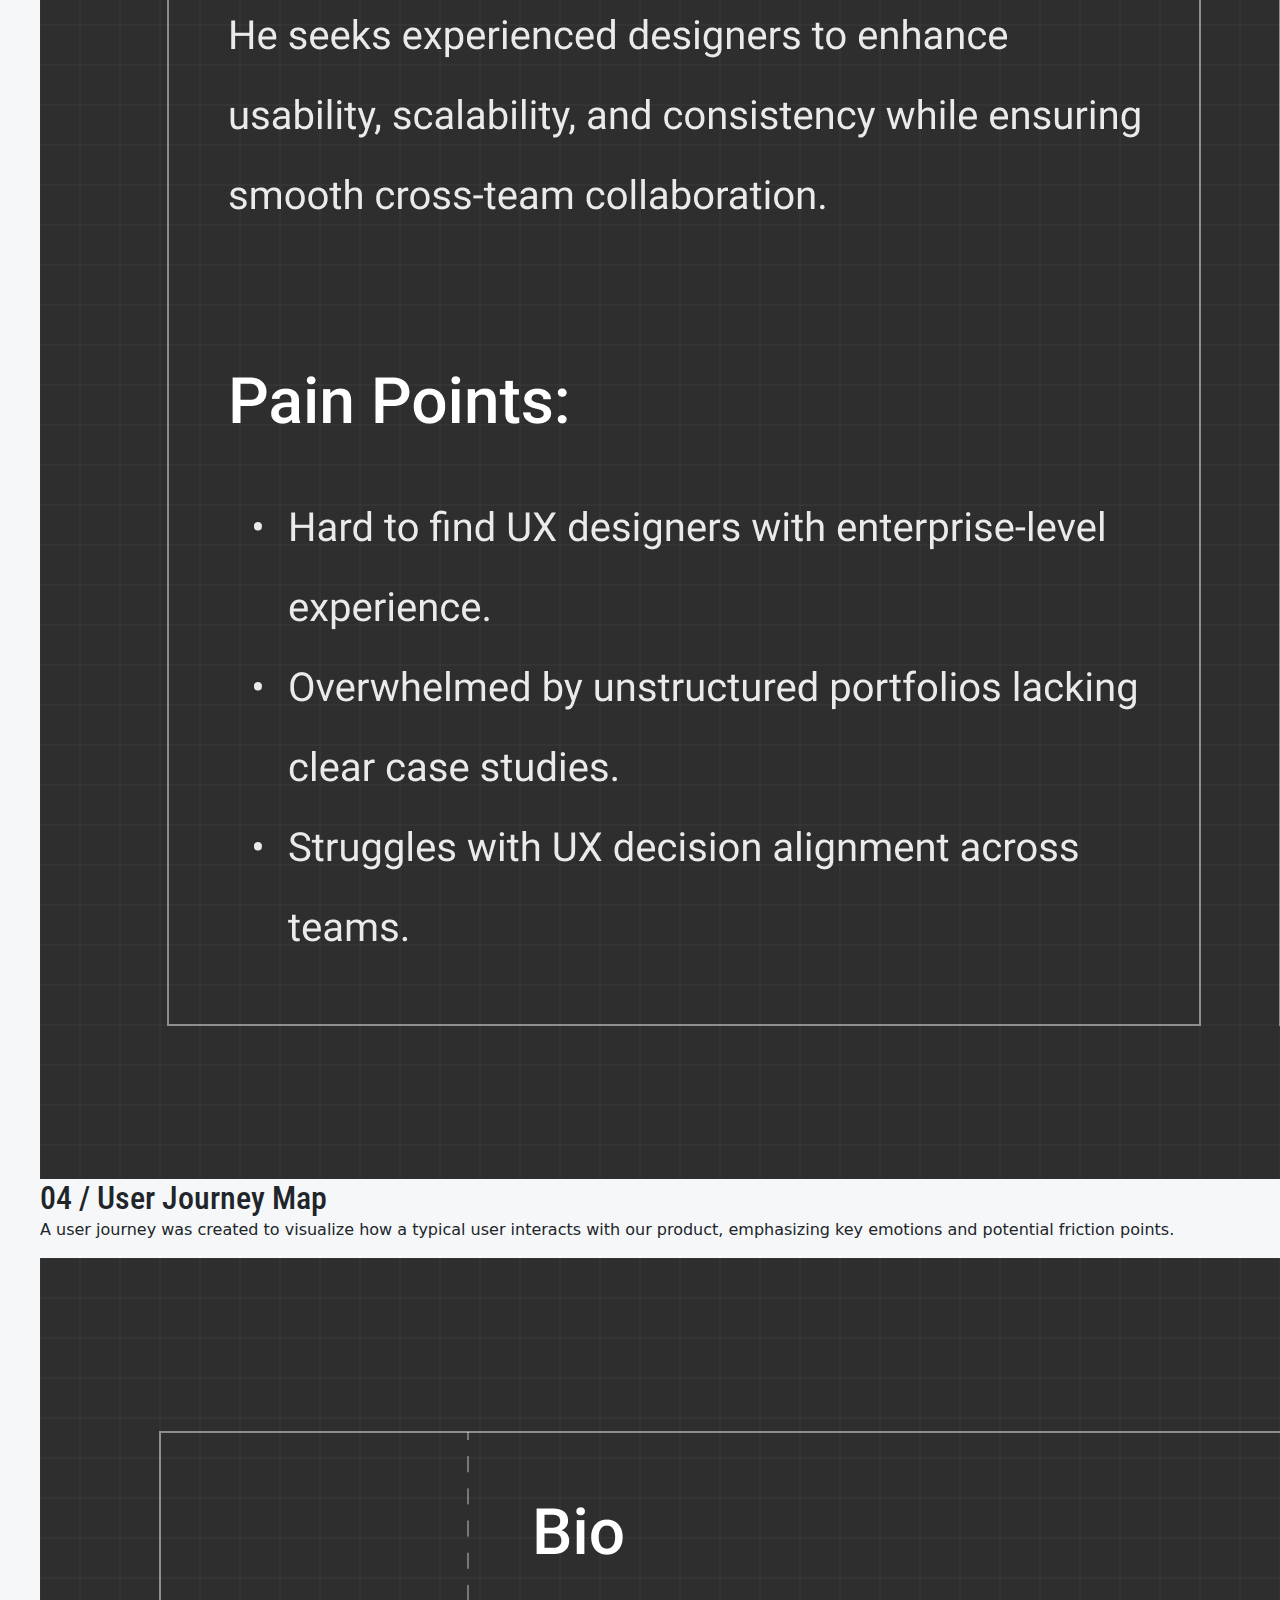
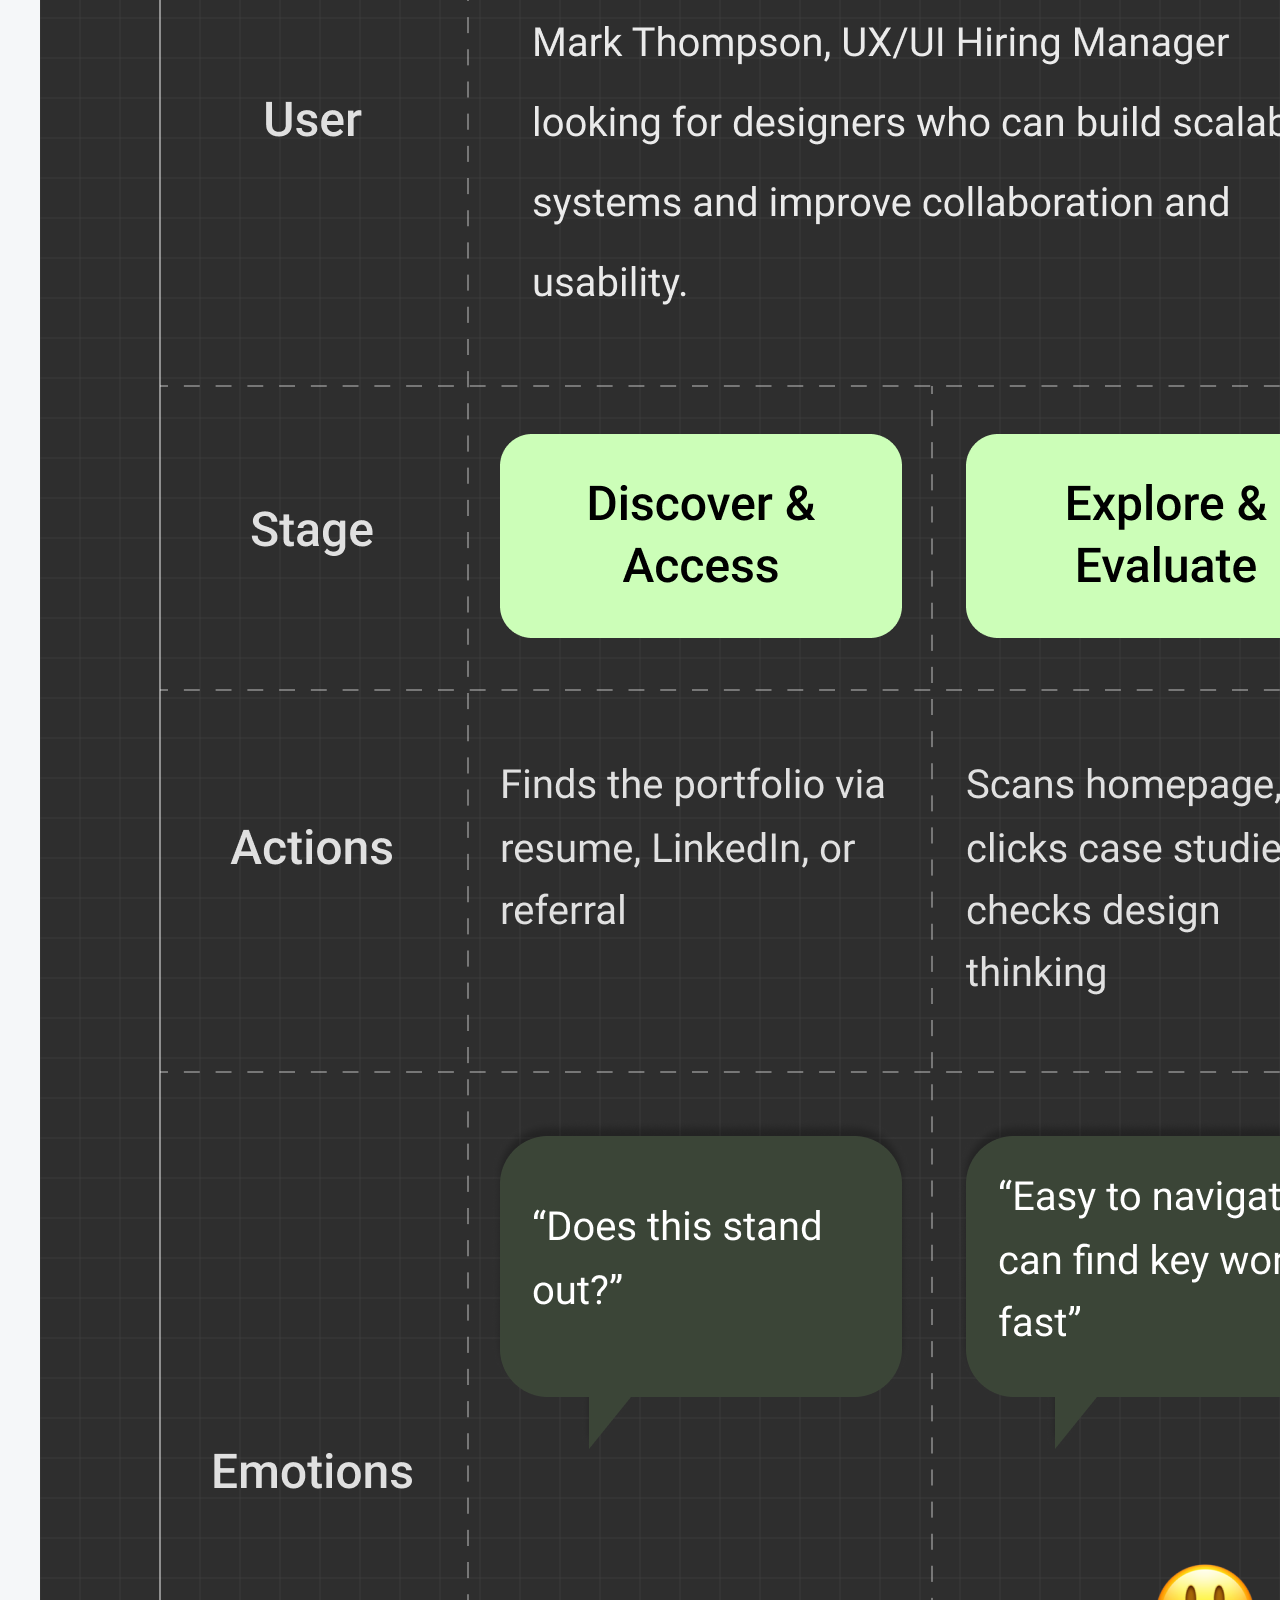
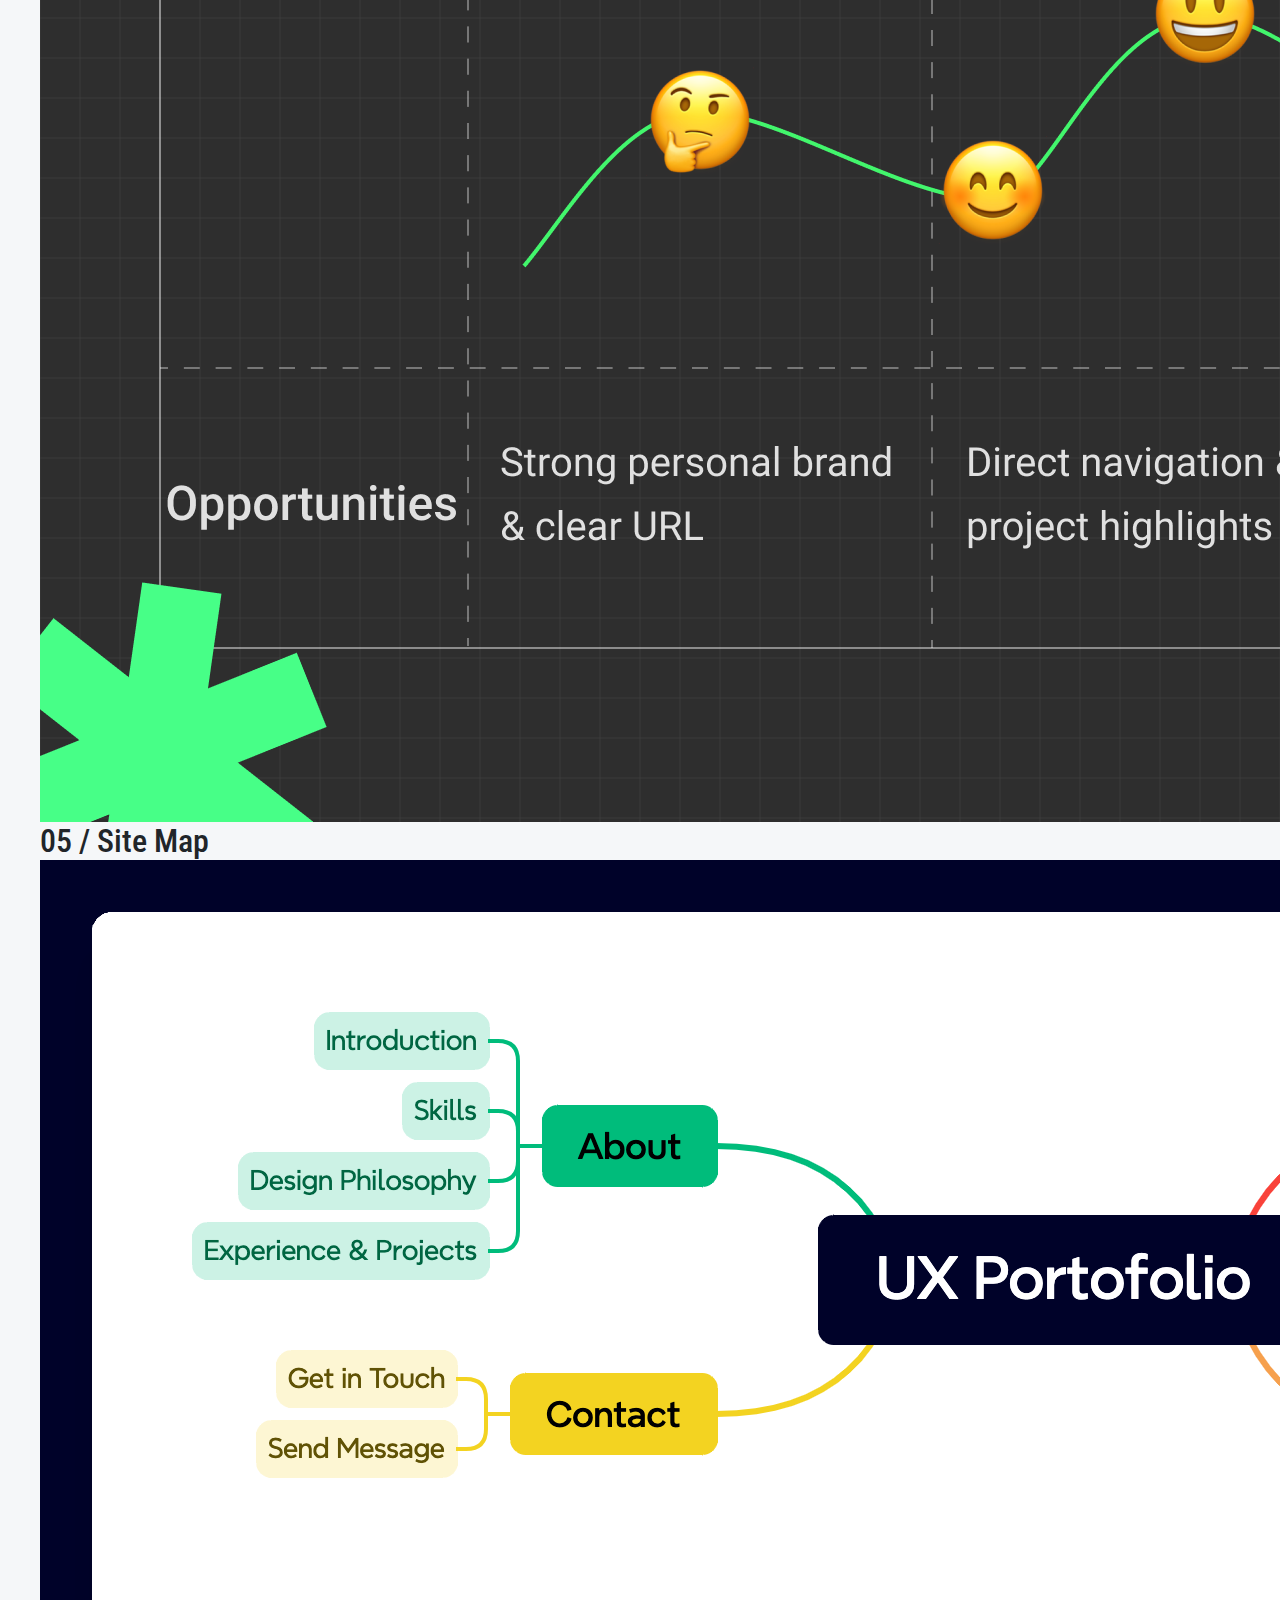
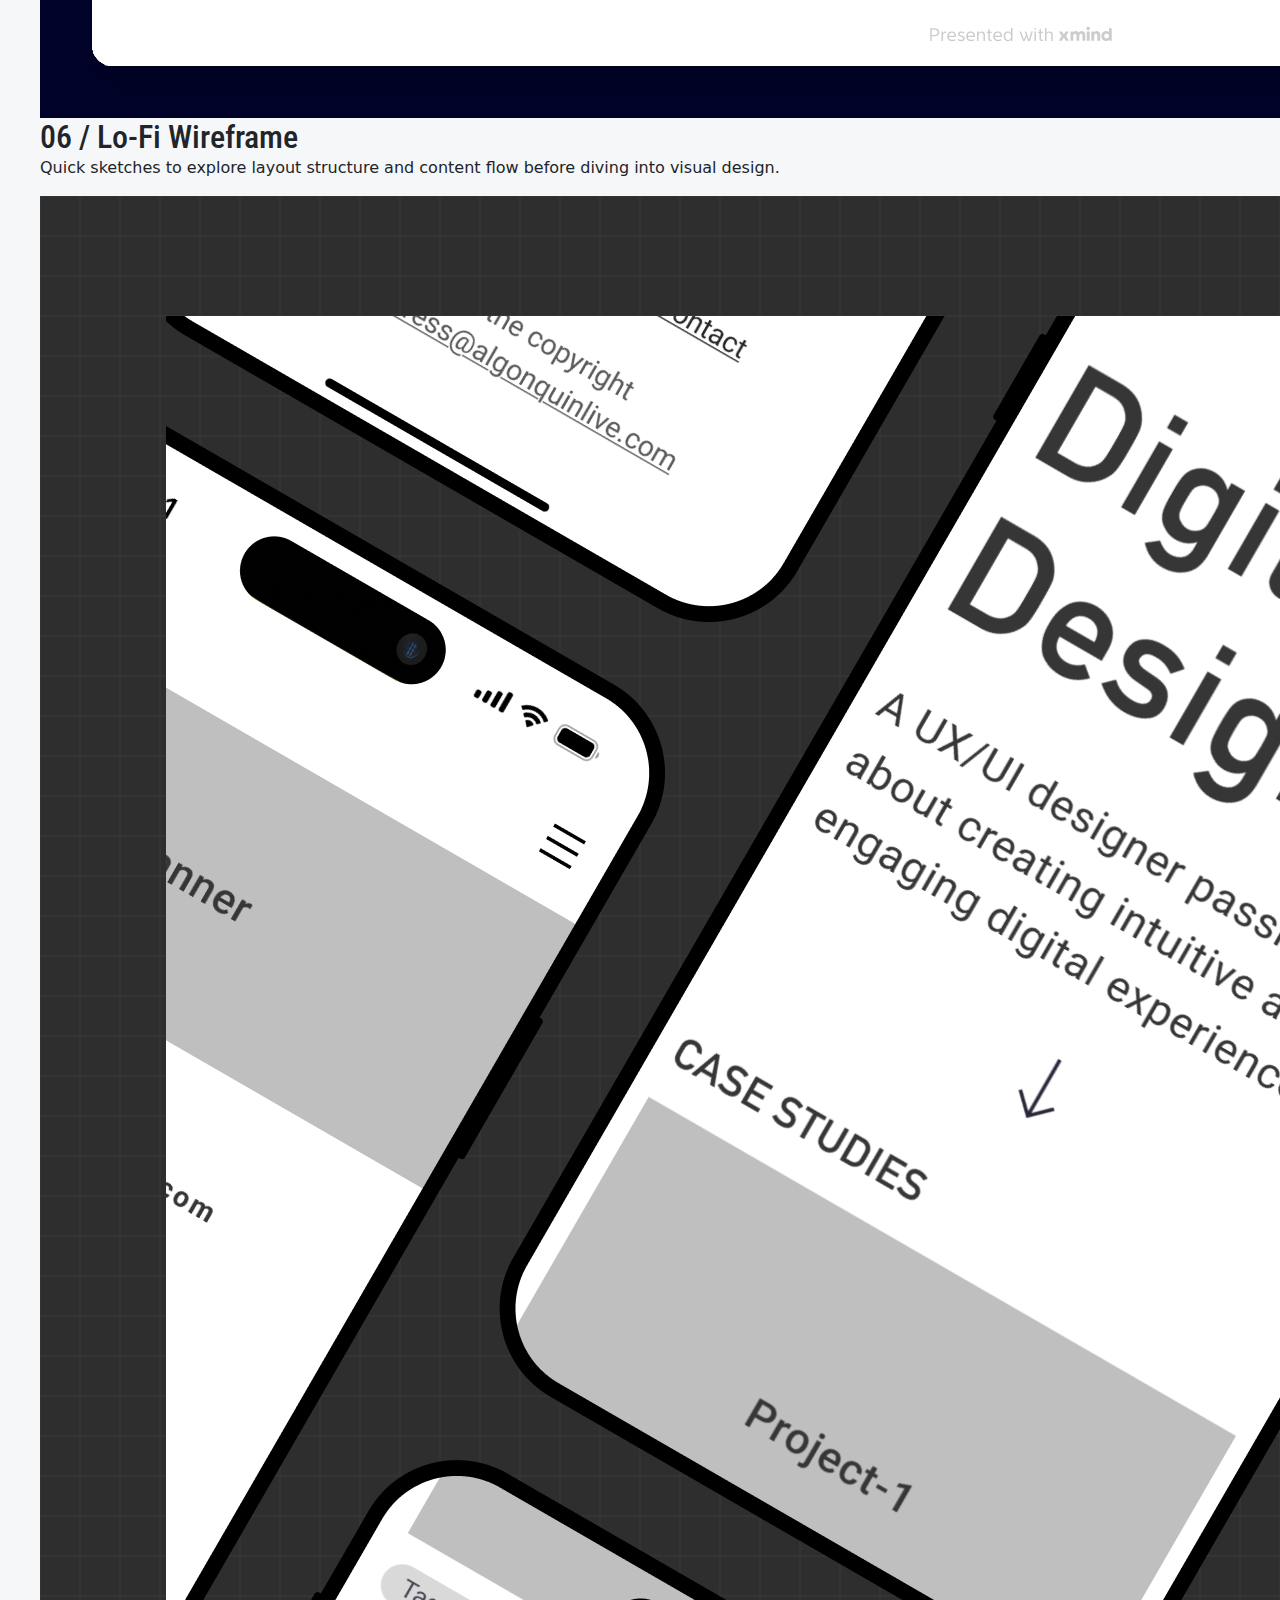
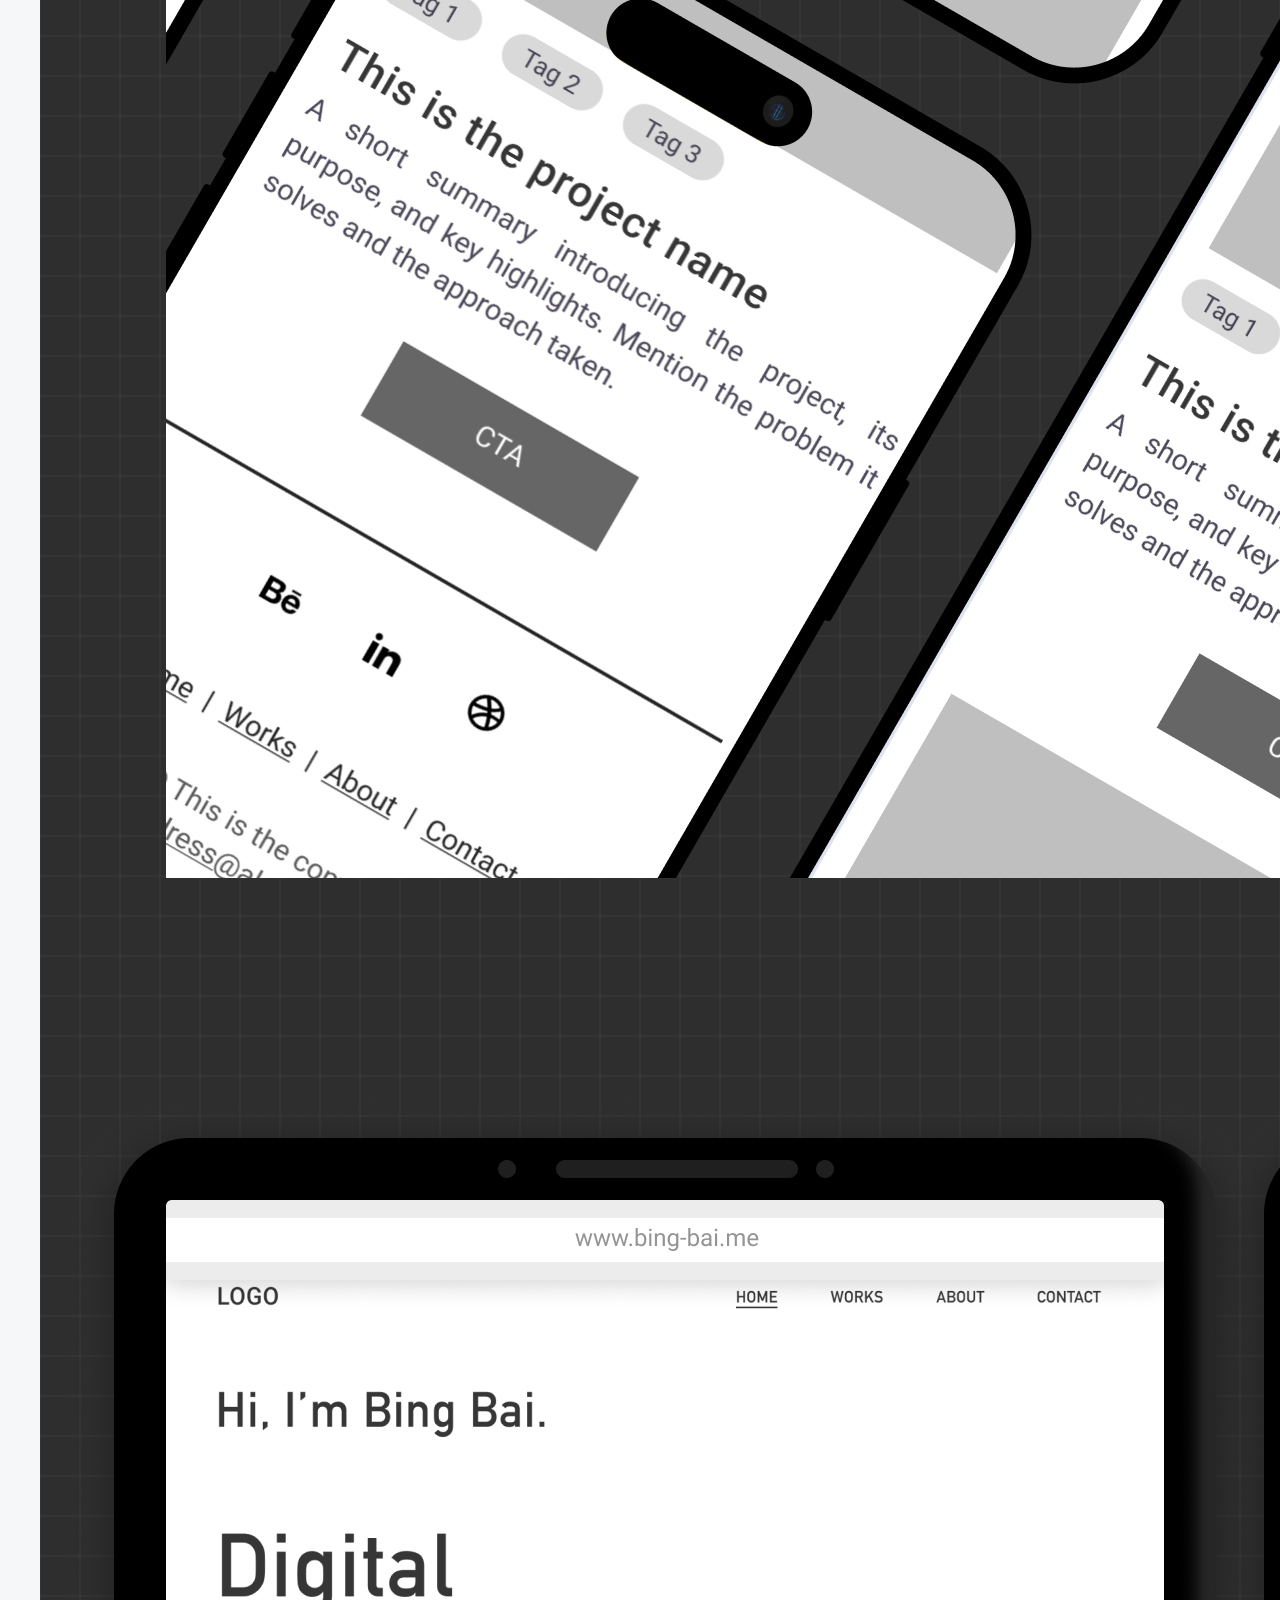
<file: ux-portfolio.html>
<!doctype html>
<html lang="en">

<head>
  <meta charset="utf-8">
  <meta name="viewport" content="width=device-width, initial-scale=1">
  <!-- reset link -->
  <link rel="stylesheet" href="./css/reset.css">
  <!-- google font -->
  <link rel="preconnect" href="https://fonts.googleapis.com">
  <link rel="preconnect" href="https://fonts.gstatic.com" crossorigin>
  <link
    href="https://fonts.googleapis.com/css2?family=DM+Serif+Display&family=Gilda+Display&family=Libre+Baskerville:ital,wght@0,400;0,700;1,400&family=Open+Sans:ital,wght@0,300..800;1,300..800&family=Roboto+Condensed:ital,wght@0,100..900;1,100..900&family=Roboto:ital,wght@0,100;0,300;0,400;0,500;0,700;0,900;1,100;1,300;1,400;1,500;1,700;1,900&family=Rubik+Glitch&family=Titan+One&family=Ubuntu:ital,wght@0,300;0,400;0,500;0,700;1,300;1,400;1,500;1,700&display=swap"
    rel="stylesheet">
  <!-- bootstrap css link -->
  <link href="https://cdn.jsdelivr.net/npm/bootstrap@5.3.3/dist/css/bootstrap.min.css" rel="stylesheet"
    integrity="sha384-QWTKZyjpPEjISv5WaRU9OFeRpok6YctnYmDr5pNlyT2bRjXh0JMhjY6hW+ALEwIH" crossorigin="anonymous">
    <!-- Animate css link -->
    <link rel="stylesheet" href="https://cdnjs.cloudflare.com/ajax/libs/animate.css/4.1.1/animate.min.css"/>
  <!-- custom css link -->
  <link rel="stylesheet" href="./css/main.css">
  <title>Works</title>
</head>
<body>
     <!-- adding skip links -->
  <div class="skip_link_container">
    <ul role="list" class="skip_links">
        <li><a role="link" href="#main">Skip to main</a></li>
    </ul>
</div>
  <header>
    <nav role="navigation" class="navbar navbar-expand-lg border-bottom bg-body-tertiary">
      <div class=" container-fluid">
        <!-- logo -->
        <div class="logo_container ms-2 p-2">
          <a role="link" class="navbar-logo" href="index.html">
            <img src="./images/logo.svg" alt="Logo">
          </a>
        </div>
        <!-- nav list -->
        <div class="collapse navbar-collapse" id="navbarNavAltMarkup">
          <!-- nav content -->
          <div class="navbar-nav fw-normal">
            <a role="link" class="nav-link" aria-current="page" href="index.html">HOME</a>
            <a role="link" class="nav-link  active fw-medium" href="works.html">WORKS</a>
            <a role="link" class="nav-link" href="about.html">ABOUT</a>
            <a role="link" class="nav-link" href="contact.html">CONTACT</a>
          </div>
        </div>
        <!-- Hamburger -->
        <div class="hamburger me-2">
            <img src="./images/mobile_menu.svg" alt="mobile_menu">
        </div>
        <!-- mobile menu -->
        <div role="list" class="mobile_menu">
          <ul>
            <li role="listitem" class="border-bottom py-3">
              <a role="link" class="text-decoration-none text-dark" href="index.html">Home
              <img class="pe-4" src="./images/arrow-upright.svg" alt="arrow-upright"></a>
            </li>
            <li role="listitem" class="border-bottom py-3">
              <a role="link" class="text-decoration-none text-dark" href="works.html">Works
              <img class="pe-4" src="./images/arrow-upright.svg" alt="arrow-upright"></a>
            </li>
            <li role="listitem" class="border-bottom py-3">
              <a role="link" class="text-decoration-none text-dark" href="about.html">About
              <img class="pe-4" src="./images/arrow-upright.svg" alt="arrow-upright"></a>
            </li>
            <li role="listitem" class="border-bottom py-3">
              <a role="link" class="text-decoration-none text-dark" href="contact.html">Contact
              <img class="pe-4" src="./images/arrow-upright.svg" alt="arrow-upright"></a>
            </li>
          </ul>
          <div class="contact_info my-5">
            <a role="link" class="btn btn-primary mb-3" href="contact.html">Let's Talk Design!</a>
            <p class="">bai00038@algonquinlive.com</p>
          </div>
        </div>
        <!-- content on the right -->
        <div class="header_right_container border-start">
          <a role="link" class="btn btn-primary" href="contact.html">Let's Talk Design!</a>
          <a role="link" class="nav-link px-3" target="_blank" href="https://www.linkedin.com/in/wsbaibing/">
            <img src="./images/LinkedIn.svg" alt="LinkedIn">
          </a>
        </div>
        </div>
    </nav>
  </header>
  <main>
    <div class="container-fluid">
      <!-- title -->
      <h1 class="ux-portfolio-title">UX Portfolio</h1>
      <!-- cover image -->
      <img class="ux-portfolio-cover" src="./images/ux_portfolio_cover_end.png" alt="UX portfolio cover">
    </div>
    <!-- 01 background -->
    <div class="container-fluid">
      <h2 class="ux-portfolio-section-title">01 / Background</h2>
      <p class="ux-portfolio-paragraph">This project was created as part of my job-hunting journey - a way to fully <strong>demonstrate my skills</strong> to potential employers. Instead of just showing pretty visuals, I wanted to walk through the <strong>entire process</strong>: from <strong>research and user insights</strong> to <strong>design and development</strong>. I treated this like a real client project, starting from scratch and building everything myself - <strong>from 0 to 1</strong>.</p>
      <p class="ux-portfolio-paragraph">Through this case, I hope to give hiring teams a clear view of <strong>how I think</strong>, <strong>solve problems</strong>, and <strong>bring ideas to life</strong> with thoughtful, <strong>user-centered design</strong>.</p>
    </div>
    <!-- 02 audience research -->
    <div>
      <h2 class="ux-portfolio-section-title">02 / Audience Research</h2>
      <p class="ux-portfolio-paragraph">I conducted market research to understand the needs, frustrations, and expectations of three target audiences: stable companies, small tech startups, and freelance clients.</p>
      <img class="ux-portfolio-cover" src="./images/Target_Audience_Primary.png" alt="Target_Audience_Primary">
      <img class="ux-portfolio-cover" src="./images/Target_Audience_Secondary.png" alt="Target_Audience_Seconday">
      <img class="ux-portfolio-cover" src="./images/Target_Audience_Tertiary.png" alt="Target_Audience_Tertiary">
    </div>
    <!-- 03 personas -->
    <div>
      <h2 class="ux-portfolio-section-title">03 / Personas</h2>
      <p class="ux-portfolio-paragraph">Based on our findings, I created personas that reflect our primary and secondary user types, highlighting their motivations and pain points.</p>
      <img class="ux-portfolio-cover" src="./images/personas.png" alt="personas">
    </div>
    <!-- 04 user journey map -->
     <div>
      <h2 class="ux-portfolio-section-title">04 / User Journey Map</h2>
      <p class="ux-portfolio-paragraph">A user journey was created to visualize how a typical user interacts with our product, emphasizing key emotions and potential friction points.</p>
      <img class="ux-portfolio-cover" src="./images/user_journey_map.png" alt="user_journey_map">
     </div>
     <!-- 05 site map -->
     <h2 class="ux-portfolio-section-title">05 / Site Map</h2>
     <img class="ux-portfolio-cover" src="./images/site_map.png" alt="site_map">
    </div>
    <!-- 06 Lo-fi wireframe -->
     <div>
    <h2 class="ux-portfolio-section-title">06 / Lo-Fi Wireframe</h2>
    <p class="ux-portfolio-paragraph">Quick sketches to explore layout structure and content flow before diving into visual design.</p>
    <img class="ux-portfolio-cover" src="./images/lo_fi_mobile.png" alt="lo_fi_mobile">
    <img class="ux-portfolio-cover" src="./images/Lo_Fi_Wireframe_Desktop.png" alt="Lo_Fi_Wireframe_Desktop">
  </div>
  <!-- 07 Mood Board -->
   <div>
    <h2 class="ux-portfolio-section-title">07 / Mood Board</h2>
    <p class="ux-portfolio-paragraph"><strong>Keywords: Organized</strong> · <strong>Reliable</strong> · <strong>Responsive</strong> · <strong>Innovative</strong> · <strong>Intuitive</strong></p>
    <p class="ux-portfolio-paragraph">My visual approach emphasizes clarity, consistency, and usability. I focus on building a clean and organized layout with a strong visual hierarchy, ensuring users can easily navigate and absorb content. By maintaining a reliable design system and adapting it responsively across devices, I create a seamless experience. At the same time, I bring in creative and intuitive elements to make the interaction feel both natural and memorable.</p>
    <img class="ux-portfolio-cover" src="./images/moodboard.png" alt="moodboard">
   </div>
   <!-- 08 Visual Design -->
    <div>
      <h2 class="ux-portfolio-section-title">08 / Visual Design</h2>
    <p class="ux-portfolio-paragraph">I designed a clean and consistent UI system to support the overall look and feel of the site. From type and color to buttons and cards, every element is built for clarity and usability while keeping the brand style in mind.</p>
    <img class="ux-portfolio-cover" src="./images/Visual_Design.png" alt="Visual_Design">
    </div>
    <!-- 09 screen showcase -->
     <div>
      <h2 class="ux-portfolio-section-title">09 / Screen Showcase</h2>
    <img class="ux-portfolio-cover" src="./images/screen_showcase_home.png" alt="screen_showcase_home">
     </div>
     <!-- 10 Reflection -->
      <div>
        <h2 class="ux-portfolio-section-title">10 / Reflection</h2>
         <p class="ux-portfolio-paragraph">This project was both a <strong>challenge and a growth opportunity</strong>.
           One of the biggest hurdles I faced was <strong>balancing storytelling with clarity</strong> - especially when deciding what to include on the homepage. I <strong>iterated multiple times</strong> to <strong>streamline the content</strong> and create a structure that feels <strong>intuitive</strong>.</p>
           
           <p class="ux-portfolio-paragraph">If I had more time, I would explore adding <strong>subtle microinteractions</strong> and improving the <strong>performance optimization for mobile</strong>.</p>
           
           <p class="ux-portfolio-paragraph">My biggest takeaway? A <strong>well-crafted portfolio</strong> is more than just visuals - it's about showcasing your <strong>thinking</strong>, your <strong>decisions</strong>, and <strong>how you solve problems</strong>. Through this process, I gained <strong>deeper confidence</strong> in designing not only for <strong>users</strong>, but also for <strong>recruiters and hiring managers</strong>.</p>
      </div>

    <!-- thank you -->
     <div>
      <h2 class="ux-portfolio-section-title">Thanks for watching!</h2>
            <p class="ux-portfolio-paragraph">Explore my next project → <a href="chinese-flavour.html" class="ux-portfolio-link"><strong>Chinese Flavour</strong></a></p>
            <p class="ux-portfolio-paragraph">Browse more projects → <a href="works.html" class="ux-portfolio-link"><strong>Browse More Projects</strong></a></p>
     </div>
  </main>
  <!-- footer -->
  <footer>
    <div class="footer_container border-top border-secondary mt-5">
      <div class="social_media mt-5">
        <a role="link" href="https://www.behance.net/" target="_blank">
          <img src="./images/footer_behance.svg" alt="behance">
        </a>
        <a role="link" href="https://www.linkedin.com/in/wsbaibing/" target="_blank">
          <img src="./images/footer_linkedin.svg" alt="linkedIn">
        </a>
        <a role="link" href="https://dribbble.com/Ivy_Bai" target="_blank">
          <img src="./images/footer_dribbble.svg" alt="dribbble">
        </a>
      </div>
      <div role="navigation" class="fs-6 footer_nav mt-4">
        <a role="link" class="text-secondary-emphasis text-decoration-underline" href="index.html">Home</a>
        <a role="link" class="text-secondary-emphasis text-decoration-underline" href="works.html">Works</a>
        <a role="link" class="text-secondary-emphasis text-decoration-underline" href="about.html">About</a>
        <a role="link" class="text-secondary-emphasis text-decoration-underline" href="contact.html">Contact</a>
    </div>
      <div class="copyright mt-4">
        <span>&copy; 2025 Bing Bai. All rights reserved.</span>
      </div>
      <div class="email_address mb-5">
        <a role="link" class="text-secondary-emphasis" href="gmail.com">emailaddress@algonquinlive.com</a>
      </div>
    </div>
  </footer>
  <!-- bootstrap js link -->
  <script src="https://cdn.jsdelivr.net/npm/bootstrap@5.3.3/dist/js/bootstrap.bundle.min.js"
    integrity="sha384-YvpcrYf0tY3lHB60NNkmXc5s9fDVZLESaAA55NDzOxhy9GkcIdslK1eN7N6jIeHz"
    crossorigin="anonymous"></script>
    <script src="./js/main.js"></script>
</body>
</html>
</file>
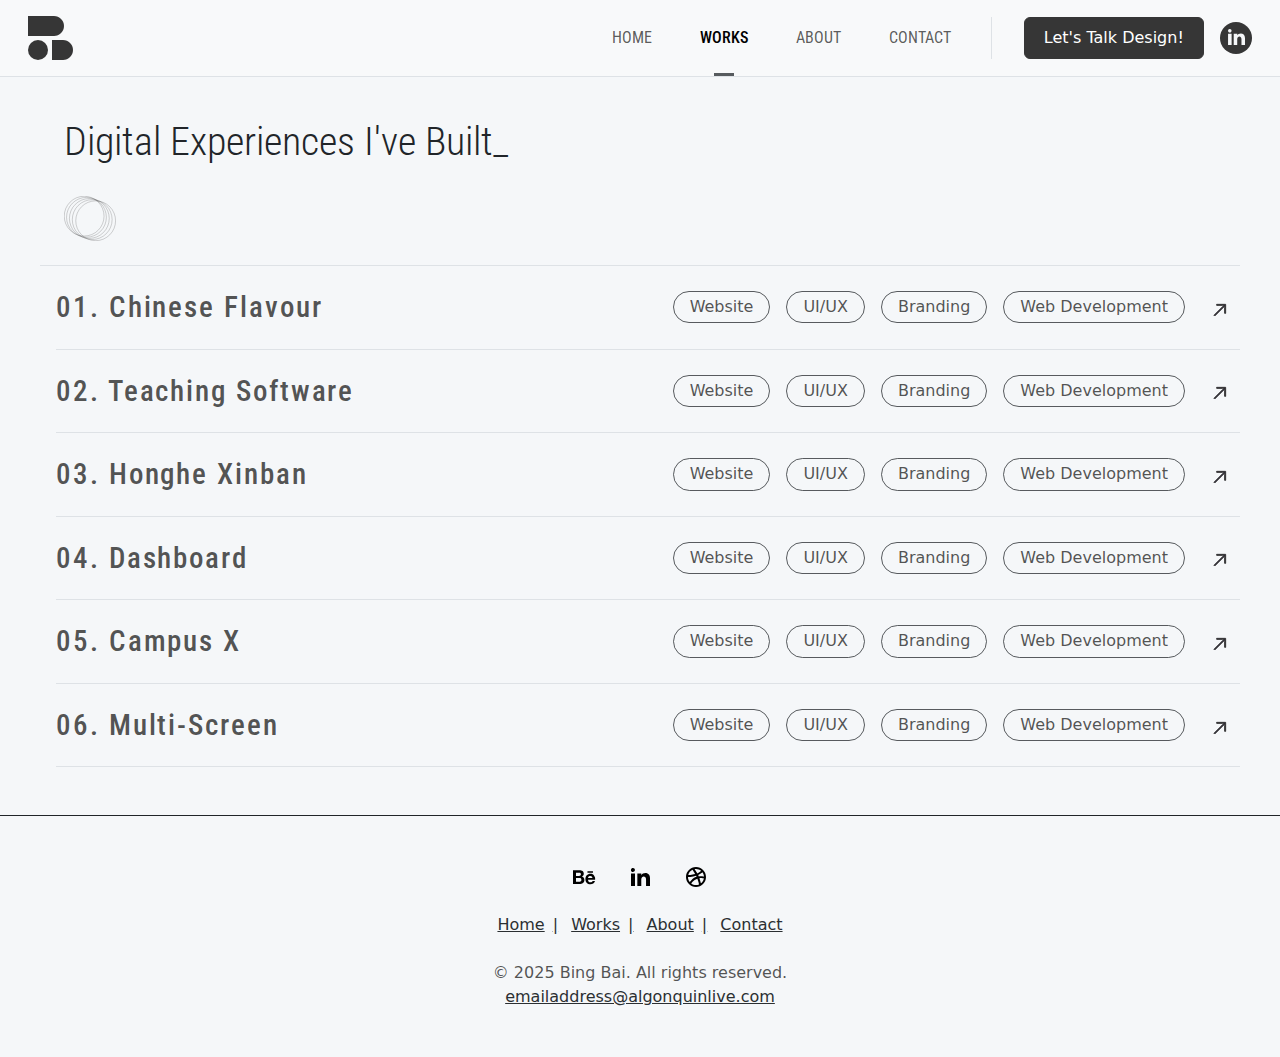
<file: works.html>
<!doctype html>
<html lang="en">

<head>
  <meta charset="utf-8">
  <meta name="viewport" content="width=device-width, initial-scale=1">
  <!-- reset link -->
  <link rel="stylesheet" href="./css/reset.css">
  <!-- google font -->
  <link rel="preconnect" href="https://fonts.googleapis.com">
  <link rel="preconnect" href="https://fonts.gstatic.com" crossorigin>
  <link
    href="https://fonts.googleapis.com/css2?family=DM+Serif+Display&family=Gilda+Display&family=Libre+Baskerville:ital,wght@0,400;0,700;1,400&family=Open+Sans:ital,wght@0,300..800;1,300..800&family=Roboto+Condensed:ital,wght@0,100..900;1,100..900&family=Roboto:ital,wght@0,100;0,300;0,400;0,500;0,700;0,900;1,100;1,300;1,400;1,500;1,700;1,900&family=Rubik+Glitch&family=Titan+One&family=Ubuntu:ital,wght@0,300;0,400;0,500;0,700;1,300;1,400;1,500;1,700&display=swap"
    rel="stylesheet">
  <!-- bootstrap css link -->
  <link href="https://cdn.jsdelivr.net/npm/bootstrap@5.3.3/dist/css/bootstrap.min.css" rel="stylesheet"
    integrity="sha384-QWTKZyjpPEjISv5WaRU9OFeRpok6YctnYmDr5pNlyT2bRjXh0JMhjY6hW+ALEwIH" crossorigin="anonymous">
    <!-- Animate css link -->
    <link rel="stylesheet" href="https://cdnjs.cloudflare.com/ajax/libs/animate.css/4.1.1/animate.min.css"/>
  <!-- custom css link -->
  <link rel="stylesheet" href="./css/main.css">
  <title>Works</title>
</head>

<body>
  <!-- adding skip links -->
  <div class="skip_link_container">
    <ul role="list" class="skip_links">
        <li><a role="link" href="#main">Skip to main</a></li>
    </ul>
</div>
  <header>
    <nav role="navigation" class="navbar navbar-expand-lg border-bottom bg-body-tertiary">
      <div class=" container-fluid">
        <!-- logo -->
        <div class="logo_container ms-2 p-2">
          <a role="link" class="navbar-logo" href="index.html">
            <img src="./images/logo.svg" alt="Logo">
          </a>
        </div>
        <!-- nav list -->
        <div class="collapse navbar-collapse" id="navbarNavAltMarkup">
          <!-- nav content -->
          <div class="navbar-nav fw-normal">
            <a role="link" class="nav-link" aria-current="page" href="index.html">HOME</a>
            <a role="link" class="nav-link  active fw-medium" href="works.html">WORKS</a>
            <a role="link" class="nav-link" href="about.html">ABOUT</a>
            <a role="link" class="nav-link" href="contact.html">CONTACT</a>
          </div>
        </div>
        <!-- Hamburger -->
        <div class="hamburger me-2">
            <img src="./images/mobile_menu.svg" alt="mobile_menu">
        </div>
        <!-- mobile menu -->
        <div role="list" class="mobile_menu">
          <ul>
            <li role="listitem" class="border-bottom py-3">
              <a role="link" class="text-decoration-none text-dark" href="index.html">Home
              <img class="pe-4" src="./images/arrow-upright.svg" alt="arrow-upright"></a>
            </li>
            <li role="listitem" class="border-bottom py-3">
              <a role="link" class="text-decoration-none text-dark" href="works.html">Works
              <img class="pe-4" src="./images/arrow-upright.svg" alt="arrow-upright"></a>
            </li>
            <li role="listitem" class="border-bottom py-3">
              <a role="link" class="text-decoration-none text-dark" href="about.html">About
              <img class="pe-4" src="./images/arrow-upright.svg" alt="arrow-upright"></a>
            </li>
            <li role="listitem" class="border-bottom py-3">
              <a role="link" class="text-decoration-none text-dark" href="contact.html">Contact
              <img class="pe-4" src="./images/arrow-upright.svg" alt="arrow-upright"></a>
            </li>
          </ul>
          <div class="contact_info my-5">
            <a role="link" class="btn btn-primary mb-3" href="contact.html">Let's Talk Design!</a>
            <p class="">bai00038@algonquinlive.com</p>
          </div>
        </div>
        <!-- content on the right -->
        <div class="header_right_container border-start">
          <a role="link" class="btn btn-primary" href="contact.html">Let's Talk Design!</a>
          <a role="link" class="nav-link px-3" target="_blank" href="https://www.linkedin.com/in/wsbaibing/">
            <img src="./images/LinkedIn.svg" alt="LinkedIn">
          </a>
        </div>
        </div>
    </nav>
  </header>
  <main role="main" id="main">
    <!-- works banner -->
    <div class="banner border-bottom">
      <div class="banner_content ms-4">
        <h1 role="heading" class="fw-light text-secondary mt-5 mb-4 lh-base">Digital Experiences
          I've Built_</h1>
      </div>
      <img class="pb-4 ms-4" src="./images/three_circles_2.svg" alt="decoration">
    </div>
    <!-- project list -->
    <!-- project 1 -->
    <a role="link" class="text-decoration-none text-dark" href="coming_soon.html">
      <div class="general_list border-bottom py-4 ms-3 pe-2">
      <h2 role="heading" class="text-start fw-medium">01. Chinese Flavour</h2>
      <div class="tag">
        <span class="tag_item">Website</span>
        <span class="tag_item">UI/UX</span>
        <span class="tag_item">Branding</span>
        <span class="tag_item">Web Development</span>
      </div>
      <img class="pt-1 ps-2" src="./images/arrow-upright.svg" alt="arrow-up">
      <img class="project_cover_hover animate__animated animate__fadeIn" src="./images/project-1.png" alt="Project Cover">
    </div>
  </a>
    <!-- project 2 -->
    <a role="link" class="text-decoration-none text-dark" href="coming_soon.html">
    <div class="general_list border-bottom py-4 ms-3 pe-2">
      <h2 role="heading" class="text-start fw-medium text-capitalize">02. Teaching Software</h2>
      <div class="tag">
        <span class="tag_item">Website</span>
        <span class="tag_item">UI/UX</span>
        <span class="tag_item">Branding</span>
        <span class="tag_item">Web Development</span>
      </div>
      <img class="pt-1 ps-2" src="./images/arrow-upright.svg" alt="arrow-up">
      <img class="project_cover_hover animate__animated animate__fadeIn" src="./images/project-2.png" alt="Project Cover">
    </div>
  </a>
    <!-- project 3 -->
    <a role="link" class="text-decoration-none text-dark" href="coming_soon.html">
    <div class="general_list border-bottom py-4 ms-3 pe-2">
      <h2 role="heading" class="text-start fw-medium text-capitalize">03. honghe xinban</h2>
      <div class="tag">
        <span class="tag_item">Website</span>
        <span class="tag_item">UI/UX</span>
        <span class="tag_item">Branding</span>
        <span class="tag_item">Web Development</span>
      </div>
      <img class="pt-1 ps-2" src="./images/arrow-upright.svg" alt="arrow-up">
      <img class="project_cover_hover animate__animated animate__fadeIn" src="./images/project-1.png" alt="Project Cover">
    </div>
  </a>
    <!-- project 4 -->
    <a role="link" class="text-decoration-none text-dark" href="coming_soon.html">
    <div class="general_list border-bottom py-4 ms-3 pe-2">
      <h2 class="text-start fw-medium text-capitalize">04. Dashboard</h2>
      <div class="tag">
        <span class="tag_item">Website</span>
        <span class="tag_item">UI/UX</span>
        <span class="tag_item">Branding</span>
        <span class="tag_item">Web Development</span>
      </div>
      <img class="pt-1 ps-2" src="./images/arrow-upright.svg" alt="arrow-up">
      <img class="project_cover_hover animate__animated animate__fadeIn" src="./images/project-2.png" alt="Project Cover">
    </div>
  </a>
    <!-- project 5 -->
    <a role="link" class="text-decoration-none text-dark" href="coming_soon.html">
    <div class="general_list border-bottom py-4 ms-3 pe-2">
      <h2 role="heading" class="text-start fw-medium text-capitalize">05. Campus X</h2>
      <div class="tag">
        <span class="tag_item">Website</span>
        <span class="tag_item">UI/UX</span>
        <span class="tag_item">Branding</span>
        <span class="tag_item">Web Development</span>
      </div>
      <img class="pt-1 ps-2" src="./images/arrow-upright.svg" alt="arrow-up">
      <img class="project_cover_hover animate__animated animate__fadeIn" src="./images/project-1.png" alt="Project Cover">
    </div>
  </a>
    <!-- project 6 -->
    <a role="link" class="text-decoration-none text-dark" href="coming_soon.html">
    <div class="general_list border-bottom py-4 ms-3 pe-2">
      <h2 role="heading" class="text-start fw-medium text-capitalize">06. Multi-screen</h2>
      <div class="tag">
        <span class="tag_item">Website</span>
        <span class="tag_item">UI/UX</span>
        <span class="tag_item">Branding</span>
        <span class="tag_item">Web Development</span>
      </div>
      <img class="pt-1 ps-2" src="./images/arrow-upright.svg" alt="arrow-up">
      <img class="project_cover_hover animate__animated animate__fadeIn" src="./images/project-2.png" alt="Project Cover">
    </div>
  </a>
  </main>
  <!-- footer -->
  <footer>
    <div class="footer_container border-top border-secondary mt-5">
      <div class="social_media mt-5">
        <a role="link" href="https://www.behance.net/" target="_blank">
          <img src="./images/footer_behance.svg" alt="behance">
        </a>
        <a role="link" href="https://www.linkedin.com/in/wsbaibing/" target="_blank">
          <img src="./images/footer_linkedin.svg" alt="linkedIn">
        </a>
        <a role="link" href="https://dribbble.com/Ivy_Bai" target="_blank">
          <img src="./images/footer_dribbble.svg" alt="dribbble">
        </a>
      </div>
      <div role="navigation" class="fs-6 footer_nav mt-4">
        <a role="link" class="text-secondary-emphasis text-decoration-underline" href="index.html">Home</a>
        <a role="link" class="text-secondary-emphasis text-decoration-underline" href="works.html">Works</a>
        <a role="link" class="text-secondary-emphasis text-decoration-underline" href="about.html">About</a>
        <a role="link" class="text-secondary-emphasis text-decoration-underline" href="contact.html">Contact</a>
    </div>
      <div class="copyright mt-4">
        <span>&copy; 2025 Bing Bai. All rights reserved.</span>
      </div>
      <div class="email_address mb-5">
        <a role="link" class="text-secondary-emphasis" href="gmail.com">emailaddress@algonquinlive.com</a>
      </div>
    </div>
  </footer>
  <!-- bootstrap js link -->
  <script src="https://cdn.jsdelivr.net/npm/bootstrap@5.3.3/dist/js/bootstrap.bundle.min.js"
    integrity="sha384-YvpcrYf0tY3lHB60NNkmXc5s9fDVZLESaAA55NDzOxhy9GkcIdslK1eN7N6jIeHz"
    crossorigin="anonymous"></script>
    <script src="./js/main.js"></script>
</body>

</html>
</file>
<file: css/main.css>
:root {
    --bs-secondary-rgb: rgb(54, 54, 54);
    --bs-disabled-rgb: rgb(153, 153, 153);
    --bs-btn-bg-rgb: rgb(54, 54, 54);
    --bs-btn-border-color-rgb: rgb(54, 54, 54);
    --bs-border-color: #dee2e6;
    --bs-btn-hover-bg-rgb: rgb(75, 75, 75);
    --Dark-Dark-1: #363636;
    --Dark-Dark-2: rgba(54, 54, 54, 0.85);
    --Dark-Dark-3: rgba(54, 54, 54, 0.65);
    --Dark-Dark-4: rgba(54, 54, 54, 0.45);
    --Dark-Dark-5: rgba(54, 54, 54, 0.25);
    --Dark-Dark-6: rgba(54, 54, 54, 0.15);
    --Dark-Dark-7: rgba(54, 54, 54, 0.08);
    --General-Background: #F5F7F9;
}

body {
    margin: auto;
    /* overflow-x: hidden; */
    background: var(--General-Background, #F5F7F9);
}

.skip_links {
    list-style: none;
    margin: 0;
    padding: 0;
}

.skip_links a {
    position: absolute;
    left: 0;
    top: 0;
    transform: translateY(-200%);
    z-index: 9999;
    background: white; /* 可选，为了可见性 */
    color: black;
    padding: 0.5rem 1rem;
  }
  
  .skip_links a:focus {
    transform: translateY(0);
  }

main {
    max-width: 1200px;
    margin: auto;
    padding-top: 4rem;
}

h1,
h2,
h3,
h4,
h5 {
    font-family: "Roboto Condensed", sans-serif;
    margin-bottom: 0;
}

/* header */
header {
    position: fixed;
    width: 100%;
    background-color: var(--General-Background);
    z-index: 2;
}

header a {
    font-family: "Roboto Condensed", sans-serif;
}

/* hamburger */
.hamburger {
    display: flex;
    align-items: center;
    margin-left: auto;
    margin-right: 0.5rem;
}

/* mobile & tablet menu */
.mobile_menu {
    position: fixed;
    top: 77px;
    right: -100%;
    width: 60%;
    height: 100%;
    background-color: var(--General-Background);
    border-left: 1px solid var(--bs-border-color);
    transition: right 0.3s ease;
    z-index: 10;
    display: flex;
    flex-direction: column;
}

.mobile_menu.active {
    right: 0;
}
.mobile_menu ul li a {
    display: flex;
    justify-content: space-between;
    align-items: center;
  }

.mobile_menu .contact_info {
    display: flex;
    flex-direction: column;
    align-items: center;
}
.header_right_container {
    display: flex;
    flex-direction: row;
    justify-content: end;
    align-items: center;
}

.introduction_container {
    display: flex;
    flex-direction: column;
    align-items: start;
}

.header_right_container {
    display: none;
}

.btn-primary {
  background-color: var(--bs-btn-bg-rgb);
  border-color: var(--bs-btn-border-color-rgb);
  white-space: nowrap;
  padding: 0.5rem 1.2rem;
  font-size: 1rem;
  min-width: 180px;
  text-align: center;
}

.btn-primary:hover,
.btn-primary:active,
.btn-primary:focus {
    background-color: var(--bs-btn-hover-bg-rgb) !important;
    border-color: var(--bs-btn-hover-bg-rgb) !important;
}

/* banner */
.introduction_container h1 {
    font-size: 2rem;
    padding: 1.5rem 0;
}

.introduction_container h2 {
    font-size: 5rem;
    line-height: 5rem;
    letter-spacing: 2.88px;
}

.arrow_container {
    display: flex;
    justify-content: center;
    align-items: center;
}

.arrow_container img {
    width: 1.5rem;
    padding-bottom: 1rem;
    animation: bounce 1.5s infinite;
    transition: cubic-bezier(0.65, 0, 0.35, 1);
}

@keyframes bounce {

    0%,
    100% {
        transform: translateY(0);
    }

    50% {
        transform: translateY(-10px);
    }
}

/* what I do */
.WhatIDo {
    display: flex;
    flex-direction: column;
}

.title {
    display: flex;
    flex-direction: column;
    justify-content: space-between;
    border-bottom: 1px solid var(--bs-border-color);
}

.WhatIDo_item {
    border-bottom: 1px solid var(--bs-border-color);
}

.WhatIDo h3 {
    margin: 1.5rem 1rem 0 1rem;
    font-size: 1.5rem;
    letter-spacing: 1.28px;
}

.WhatIDo p,
.project_item p,
.FAQ_container p {
    font-size: 1.1rem;
    font-weight: 300;
    line-height: 180%;

}

.WhatIDo p {
    padding: 0 1rem;
}

.WhatIDo .title img {
    margin: 1rem;
    width: 3rem;
}

/* featured_works */
/* Projects */
.project_item {
    display: flex;
    flex-direction: column;
    justify-content: start;
    align-items: start;
    box-sizing: border-box;
}

.project_item {
    position: relative;
    border-top: 1px solid var(--bs-border-color);
}

.project_item::after {
    content: '';
    position: absolute;
    bottom: 0;
    left: 50%;
    transform: translateX(-50%) scaleX(0);
    transform-origin: center;
    width: 100%;
    height: 2px;
    background-color: var(--bs-secondary-color);
    transition: transform 0.4s ease;
}

.project_item:hover::after {
    transform: translateX(-50%) scaleX(1);
}

.project_item:hover .tag_item {
    color: var(--bs-secondary-color);
    background-color: var(--Dark-Dark-6);
    border-color: var(--bs-secondary-color);
    transition: all 0.3s ease;
}


.project_item h3 {
    letter-spacing: 0.8px;
}

.project_item .cover_container {
    width: 100%;
    height: auto;
    max-height: 100%;
    display: flex;
    align-items: center;
    justify-content: center;
    background-color: #363636;
    border-radius: 1rem;
    border: 1px solid var(--bs-border-color);
    overflow: hidden;
    flex-shrink: 0;
}

.project_item .project_cover {
    width: 100%;
}

.project_item .text_content {
    display: flex;
    flex-direction: column;
    flex-grow: 1;
    margin-left: 1rem;
}

.tag {
    display: flex;
    flex-direction: row;
    flex-wrap: wrap;
}

.tag_item {
    font-size: 0.9rem;
    padding: 0.3rem 0.8rem;
    border-radius: 2rem;
    border: 1px solid var(--bs-secondary-color);
    margin-right: 1rem;
    margin-bottom: 1.5rem;
}

.btn_link {
    display: inline-flex;
    align-items: center;
    gap: 0.5rem;
    margin-top: auto;
    text-decoration: none;
}

/* arrow icon styles */
.btn_link img {
    transition: 0.3s ease, transform 0.3s ease;
    border-radius: 50%;
    width: 32px;
    height: 32px;
    padding: 0.3rem;
    margin-left: 0.2rem;
}

.btn_link:hover img {
    background-color: var(--Dark-Dark-4) !important;
    transform: scale(1.1);
    border: 2px solid var(--bs-secondary-color);
}

/* FAQ */
.general_list {
    display: flex;
    align-items: center;
    justify-content: space-between;
}

.FAQ_container h4 {
    font-size: 1.3rem;
    letter-spacing: 0.8px;
}

.FAQ_container .decoration_img {
    width: 3rem;
}

/* -------- works -------- */
/* project list */
.general_list {
    position: relative;
}

.general_list::after {
    content: '';
    position: absolute;
    bottom: 0;
    left: 50%;
    transform: translateX(-50%) scaleX(0);
    transform-origin: center;
    width: 100%;
    height: 2px;
    background-color: var(--bs-secondary-color);
    transition: transform 0.4s ease;
}

.general_list:hover::after {
    transform: translateX(-50%) scaleX(1);
}

.general_list .tag {
    display: none;
}

.general_list .tag_item {
    margin-bottom: 0;
}

.general_list h2 {
    font-size: 1.5rem;
    letter-spacing: 1.5px;
    color: var(--Dark-Dark-2);
}

.general_list:hover h2 {
    color: var(--Dark-Dark-1);
}

.general_list:hover .tag_item {
    color: var(--bs-secondary-color);
    background-color: var(--Dark-Dark-6);
    border-color: var(--bs-secondary-color);
    transition: all 0.3s ease;
}

.project_cover_hover {
    display: none;
}

/* about */
/* banner */
.banner_content {
    display: flex;
    flex-direction: row;
    align-items: center;
}

/* skills */
.skills_content .content_1 {
    border-bottom: 1px solid var(--bs-border-color);
}

.skills_content .content_1 h2,
.skills_content .content_2 h2 {
    font-size: 1.8rem;
}

.skills .title img,
.design_philosophy img {
    width: 4rem;
}

/* timeline */
.timeline_content {
    position: relative;
    padding-left: 2rem;
    display: flex;
    flex-direction: column;
    gap: 2rem;
}

.timeline_content::before {
    content: '';
    position: absolute;
    top: 0;
    bottom: 0;
    left: 6.5rem;
    width: 1px;
    background-color: var(--bs-border-color);
    z-index: -1;
}

.timeline_list {
    display: flex;
    flex-direction: row;
    gap: 1rem;
}

.timeline_list .now {
    padding-left: 0.35rem;
}

.timeline_list svg {
    margin-top: 0.5rem;
    width: 12px;
    height: 12px;
    flex-shrink: 0;
    color: var(--bs-border-color);
}

/* -------- contact -------- */
.message_linkedIn {
    display: flex;
    flex-direction: column;
}

.message_linkedIn a {
    width: 8rem;
}

.message .send_message {
    color: var(--bs-secondary-color);
}
.contact_content .get_in_touch {
    margin-top: 1rem;
    margin-right: 2rem;
    border-bottom: 1px solid var(--bs-border-color);
    margin-left: 2rem;
    flex-grow: 1;
    flex-shrink: 1;
}

.contact_content .say_hello {
    margin-left: 2rem;
    margin-right: 2rem;
    margin-top: 1rem;
}

.form input,
.form textarea {
    border: none;
    border-radius: 0;
    background-color: transparent;
    border-bottom: 1px solid var(--bs-border-color);
    padding-left: 0;
}

.form textarea {
    border-right: 1px solid var(--bs-border-color);
}

.form input:focus,
.form textarea:focus {
    outline: none;
    box-shadow: none;
    background-color: transparent;
    border-bottom: 2px solid #363636;
}

.form input::placeholder,
.form textarea::placeholder {
    color: var(--bs-disabled-rgb);
    opacity: 0.6;
    font-weight: 300;
}

.form input::-webkit-input-placeholder,
.form textarea::-webkit-input-placeholder {
    color: var(--bs-disabled-rgb);
    opacity: 0.6;
    font-weight: 300;
}

.form input::-moz-placeholder,
.form textarea::-moz-placeholder {
    color: var(--bs-disabled-rgb);
    opacity: 0.6;
    font-weight: 300;
}

/* -------- footer--------  */
.social_media {
    color: var(--Dark-Dark-1);
}

.footer_container {
    display: flex;
    flex-direction: column;
    justify-content: center;
    align-items: center;
}

.social_media {
    display: flex;
    gap: 2rem;
}

.footer_nav {
    color: var(--bs-secondary-color);
}

.footer_nav a:not(:last-child)::after {
    content: "|";
    text-decoration: none;
    margin: 0 0.5rem;
}

.copyright {
    color: var(--Dark-Dark-2);
}

.social-icon {
    width: 24px;
    height: 24px;
    vertical-align: middle;
}

@media screen and (min-width: 576px) and (max-width:768px) {

    /* header */
    .navbar-nav {
        display: none;
    }
    .mobile_menu .contact_info {
        display: none !important;
    }
    .header_right_container {
        display: flex;
        padding-left: 1rem;
    }

    /* banner */
    .introduction_container h1 {
        font-size: 3rem;
        padding: 2rem 0;
    }

    .introduction_container p {
        font-size: 1.2rem;
    }

    .introduction_container h2 {
        font-size: 7rem;
        line-height: 7rem;
        letter-spacing: 4.32px;
    }

    /* what I do */
    .WhatIDo h3 {
        font-size: 1.5rem;
        letter-spacing: 1.3px;
    }

    /* FAQ */
    .FAQ_container h4 {
        font-size: 1.5rem;
    }

    .FAQ_container img {
        width: 3rem;
    }

    /* ---------- about ----------  */
    .banner_content {
        display: flex;
        flex-direction: row;
        align-items: start;
        position: relative;
    }

    .resume_btn {
        position: absolute;
        bottom: 0;
        left: 0;
        display: inline-block;
        width: auto;
        max-width: fit-content;
    }

    /* skills */
    .skills {
        display: flex;
        flex-direction: column;
        border-bottom: none;
    }

    .skills img {
        width: 4rem;
    }

    .skills_content {
        display: grid;
        grid-template-areas:
            "content_1 content_2";
    }

    .skills_content .content_1 {
        grid-area: content_1;
        border-right: 1px solid var(--bs-border-color);
        border-bottom: none;
    }

    /* -------- contact -------- */
    .contact_content .get_in_touch {
        margin-left: 2rem;
    }

    .contact_content .say_hello {
        margin-left: 2rem;
    }
}

@media screen and (min-width: 768px) and (max-width:992px) {

    /* header */
    .navbar-nav {
        display: none;
    }

    .header_right_container {
        display: flex;
        padding-left: 1rem;
    }

    /* mobile & tablet menu */
    .mobile_menu .contact_info {
        display: none !important;
    }

    .mobile_menu.active {
        right: 0;
    }

    /* banner */
    .introduction_container h1 {
        font-size: 3rem;
        padding: 3rem 0;
    }

    .introduction_container p {
        font-size: 1.2rem;
    }

    .introduction_container h2 {
        font-size: 8rem;
        line-height: 8rem;
        letter-spacing: 4.32px;
    }

    .banner_container .text_content {
        display: flex;
        flex-direction: row;
        justify-content: space-between;
        align-items: flex-end;
    }

    .banner_container p {
        width: 30%;
    }

    .arrow_container img {
        width: 1.5rem;
        padding-bottom: 1rem;
    }

    /* what I do */
    .WhatIDo .title {
        border-bottom: 1px solid var(--bs-border-color);
        display: flex;
        flex-direction: column;
        justify-content: space-between;
        padding-top: 1.5rem;
    }

    .WhatIDo h3 {
        margin: 0 1rem;
    }

    .WhatIDo img {
        margin: 1.5rem;
    }

    .WhatIDo_content {
        display: grid;
        gap: 1.5rem;
        margin: 1.5rem 1.5rem;
        grid-template-areas:
            "UI Interaction"
            "Web .";
    }

    .WhatIDo_item {
        width: 100%;
        margin-top: 1rem;
        border-right: 1px solid var(--bs-border-color);
    }

    .UI_UX {
        grid-area: UI;
    }

    .Interaction {
        grid-area: Interaction;
    }

    .Web {
        grid-area: Web;
    }

    .WhatIDo h3 {
        font-size: 1.5rem;
        letter-spacing: 1.92px;
    }

    /* featured works */
    .featured_works .title {
        padding-top: 2rem;
        border-top: 1px solid var(--bs-border-color);
    }

    .project_list {
        display: grid;
        gap: 2rem;
        grid-template-columns: 1fr 1fr;
    }

    .project_item item_1 {
        grid-column: 1;
    }

    .project_item item_2 {
        grid-column: 2;
    }

    /* FAQ */
    .FAQ_container h4 {
        font-size: 1.5rem;
    }

    /* -------- works -------- */
    /* project list */
    .general_list .tag {
        display: flex;
        flex-direction: row;
        align-items: center;
        margin-left: auto;
        margin-right: 0;
    }

    .project_item:hover .tag_item {
        color: var(--bs-secondary-color);
        background-color: var(--Dark-Dark-6);
        border-color: var(--bs-secondary-color);
        transition: all 0.3s ease;
    }

    /* Added project cover hover styles */
    .project_cover_hover {
        display: none;
        position: absolute;
        top: 50%;
        left: 20rem;
        transform: translateY(-50%);
        width: 240px;
        height: auto;
        border-radius: 0;
        box-shadow: 0 10px 20px rgba(0, 0, 0, 0.2);
        z-index: 1;
    }

    .general_list {
        position: relative;
    }

    .general_list:hover .project_cover_hover {
        display: block;
    }

    /* ---------- about ----------  */
    .banner_content {
        display: flex;
        flex-direction: row;
        align-items: start;
        position: relative;
    }

    .resume_btn {
        position: absolute;
        bottom: 0;
        left: 0;
        display: inline-block;
        width: auto;
        max-width: fit-content;
    }

    /* skills */
    .skills {
        display: flex;
        flex-direction: column;
        border-bottom: none;
    }

    .skills img {
        width: 4rem;
    }

    .skills_content {
        display: grid;
        grid-template-areas:
            "content_1 content_2";
    }

    .skills_content .content_1 {
        grid-area: content_1;
        border-right: 1px solid var(--bs-border-color);
        border-bottom: none;
    }
}

@media screen and (min-width: 992px) {

    .hamburger {
        display: none;
    }

    .mobile_menu {
        display: none;
    }

    .header_right_container {
        display: flex;
        padding-left: 2rem;
    }

    .navbar-nav {
        display: flex;
        align-items: center;
        margin-left: auto;
        margin-right: 2rem;
        gap: 2rem;
    }

    .navbar-nav .nav-link.active {
        position: relative;
    }

    .navbar-nav .nav-link.active::after {
        content: '';
        position: absolute;
        bottom: -18px;
        left: 50%;
        transform: translateX(-50%);
        width: 20px;
        height: 3px;
        background-color: var(--bs-secondary-color);
    }

    /* banner */
    .introduction_container h1 {
        font-size: 4.5rem;
        padding: 4rem 0;
    }

    .banner_container .text_content {
        display: flex;
        flex-direction: row;
        justify-content: space-between;
        align-items: flex-end;
    }

    .banner_container p {
        width: 30%;
    }

    .arrow_container img {
        width: 2rem;
        padding-bottom: 2rem;
    }

    .introduction_container h2 {
        font-size: 10rem;
        line-height: 10rem;
        letter-spacing: 6.4px;
    }

    .introduction_container p {
        font-size: 1.5rem;
    }

    /* what I do */
    .WhatIDo h3 {
        margin: 0;
        font-size: 3rem;
        letter-spacing: 3.84px;
    }

    /* what I do */
    .WhatIDo {
        padding-top: 1rem;
        display: flex;
        flex-direction: row;
    }

    .WhatIDo .title {
        width: 33%;
        border-right: 1px solid var(--bs-border-color);
        border-bottom: none;
        margin: 1.5rem 1.5rem 0 1.5rem;
        display: flex;
        flex-direction: column;
        justify-content: space-between;
    }

    .WhatIDo p {
        padding: 0;
    }

    .WhatIDo .title img,
    .skills .title img {
        width: 6rem;
    }

    .WhatIDo_content {
        display: grid;
        gap: 1.5rem;
        margin: 1.5rem 1.5rem;
        grid-template-areas:
            "UI Interaction"
            "Web .";
    }

    .WhatIDo_item {
        margin-top: 1rem;
        border-right: 1px solid var(--bs-border-color);
    }

    .UI_UX {
        grid-area: UI;
    }

    .Interaction {
        grid-area: Interaction;
    }

    .Web {
        grid-area: Web;
    }

    .WhatIDo h3,
    .FAQ_container h3 {
        font-size: 1.8rem;
        letter-spacing: 1.92px;
    }

    /* featured works */
    .featured_works .title {
        padding-top: 2rem;
        border-top: 1px solid var(--bs-border-color);
    }

    .featured_works h3 {
        font-size: 1.8rem;
    }

    .project_item {
        display: flex;
        flex-flow: row;
        align-items: stretch;
        gap: 1rem;
        border-top: 1px solid var(--bs-border-color);
    }

    .project_item .cover_container {
        width: 400px;
        height: auto;
        max-height: 100%;
        display: flex;
        align-items: center;
        justify-content: center;
        background-color: var(--bs-secondary-color);
        border-radius: 1rem;
        border: 1px solid var(--bs-border-color);
        overflow: hidden;
        flex-shrink: 0;
    }

    .tag_item {
        font-size: 1rem;
        color: var(--Dark-Dark-2);
        padding: 0.2rem 1rem;
        border-radius: 2rem;
        border: 1px solid var(--bs-secondary-color);
    }

    .cover_container img {
        object-fit: cover;
        width: 100%;
        height: 100%;
    }

    .text_content {
        display: flex;
        flex-direction: column;
        justify-content: flex-start;
        flex: 1 1 auto;
        height: 100%;
        padding-right: 1rem;
    }

    /* FAQ */
    .FAQ_container h4 {
        font-size: 2rem;
    }

    /* -------- works -------- */
    /* project list */
    .general_list .tag {
        display: flex;
        flex-direction: row;
        align-items: center;
        margin-left: auto;
        margin-right: 0;
    }

    .general_list h2 {
        font-size: 1.8rem;
        letter-spacing: 1.92px;
        color: var(--Dark-Dark-2);
    }

    .project_cover_hover {
        display: none;
        position: absolute;
        top: 50%;
        left: 20rem;
        transform: translateY(-50%);
        width: 300px;
        height: auto;
        border-radius: 0;
        box-shadow: 0 10px 20px rgba(0, 0, 0, 0.2);
        z-index: 1;
    }

    .general_list {
        position: relative;
    }

    .general_list:hover .project_cover_hover {
        display: block;
    }

    /* ---------- about ----------  */
    .banner_content {
        display: flex;
        flex-direction: row;
        align-items: start;
        position: relative;
    }

    .resume_btn {
        position: absolute;
        bottom: 0;
        left: 0;
        display: inline-block;
        width: auto;
        max-width: fit-content;
    }

    /* skills */
    .skills {
        display: flex;
        flex-direction: row;
        width: 100%;
    }

    .skills .title {
        width: 40%;
        border-right: 1px solid var(--bs-border-color);
        border-bottom: none;
    }

    .skills .title img,
    .design_philosophy img {
        width: 4rem;
    }

    .skills_content {
        display: grid;
        grid-template-areas:
            "content_1 content_2";
    }

    .skills_content .content_1 {
        grid-area: content_1;
        border-right: 1px solid var(--bs-border-color);
        border-bottom: none;
    }

    /* design_philosophy */
    .design_philosophy {
        display: flex;
        flex-direction: row;
    }

    .design_philosophy .title {
        width: 36%;
        border-right: 1px solid var(--bs-border-color);
        border-bottom: none;
    }

    /* -------- contact -------- */
    .contact_content {
        display: flex;
        flex-direction: row;
    }

    .contact_content .get_in_touch {
        margin-top: 1rem;
        margin-right: 2rem;
        border-bottom: none;
        border-right: 1px solid var(--bs-border-color);
        margin-left: 3rem;
        flex-grow: 1;
        flex-shrink: 1;
    }

    .contact_content .say_hello {
        margin-left: 3rem;
        margin-right: 3rem;
        margin-top: 1rem;
    }
}
</file>
